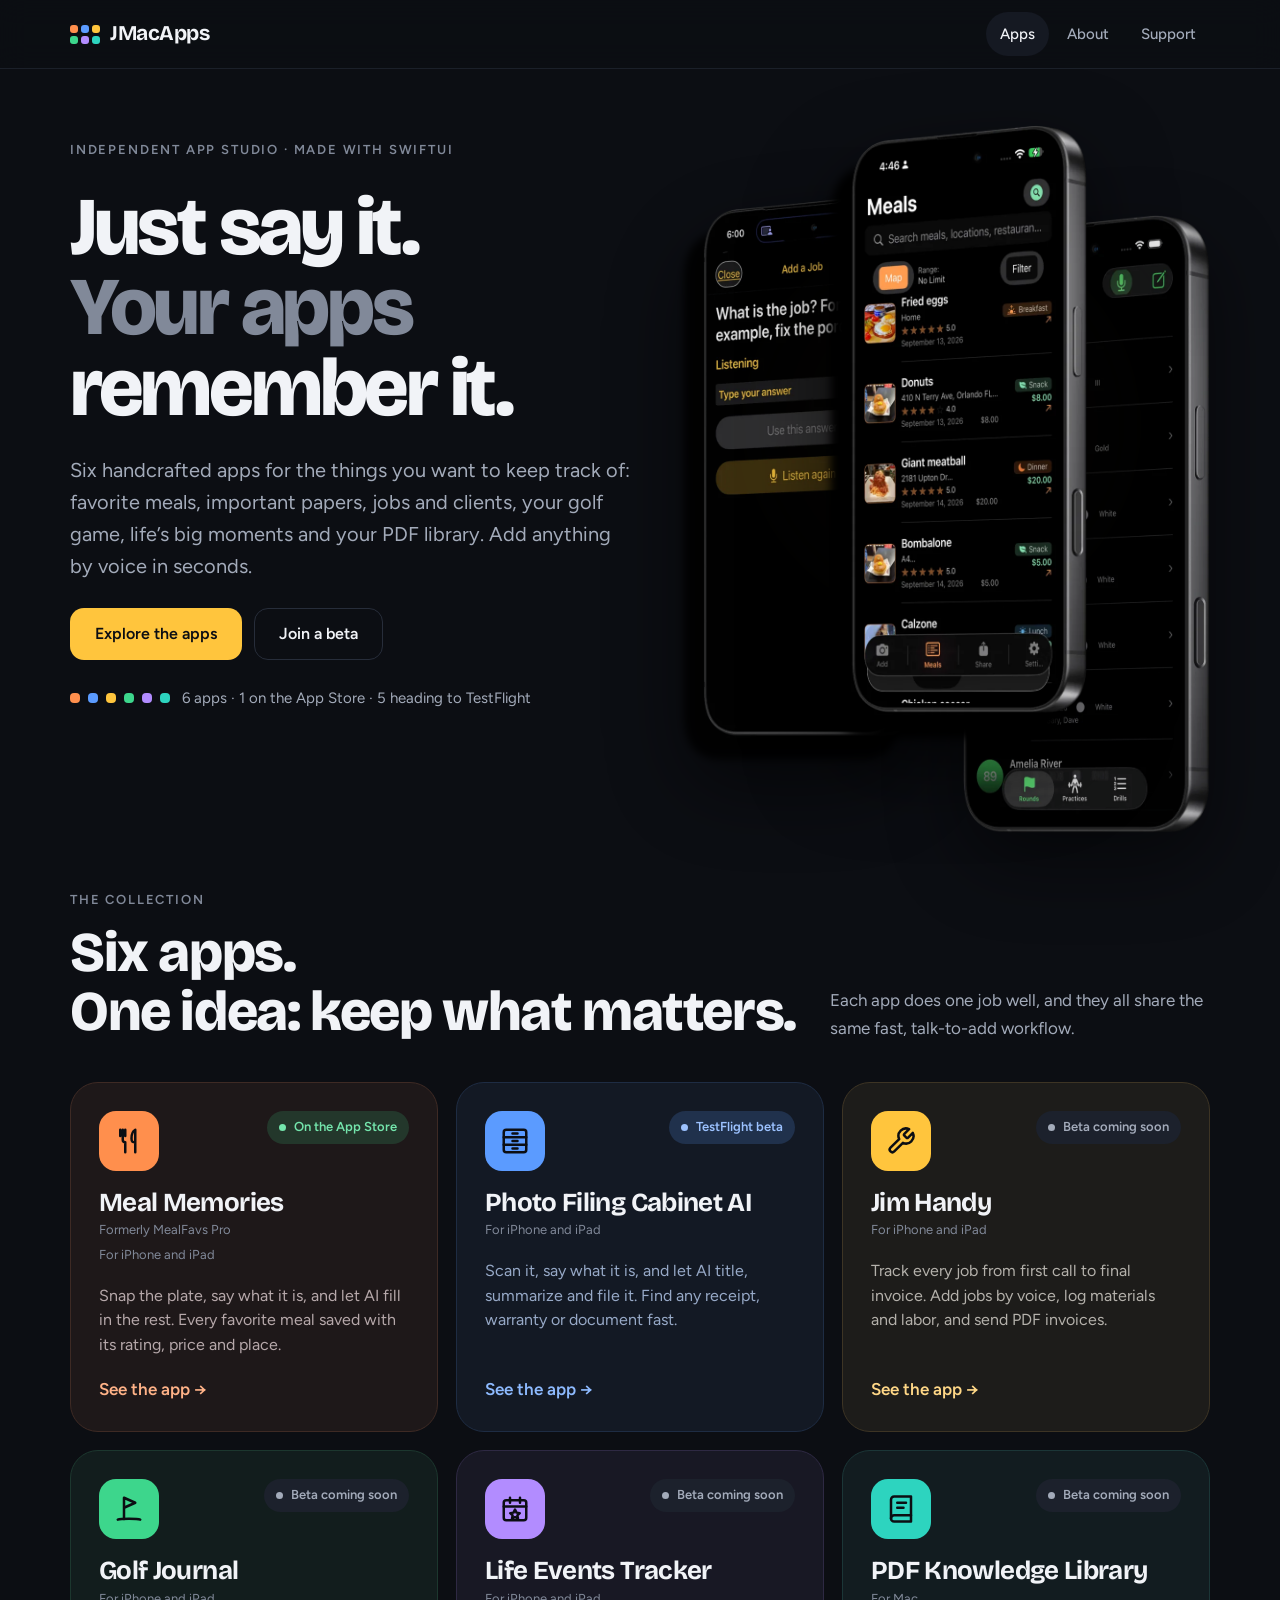
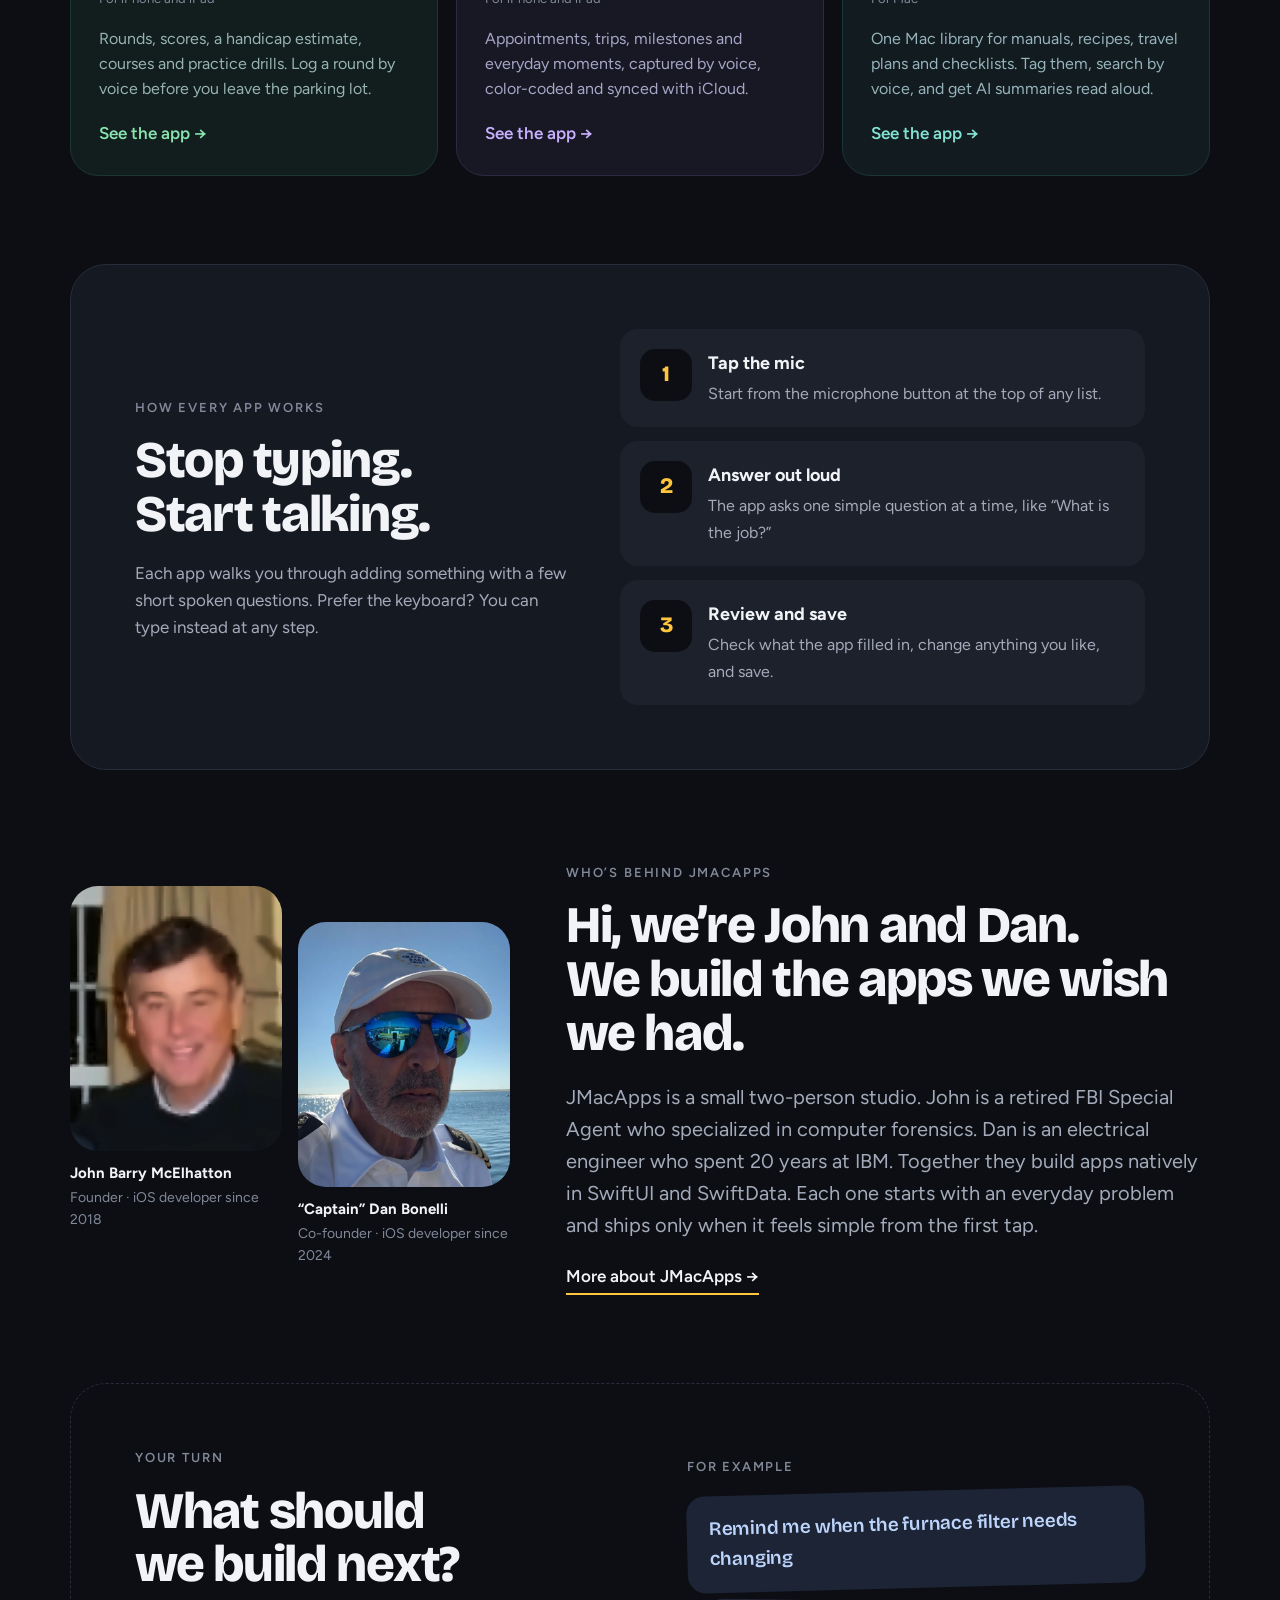
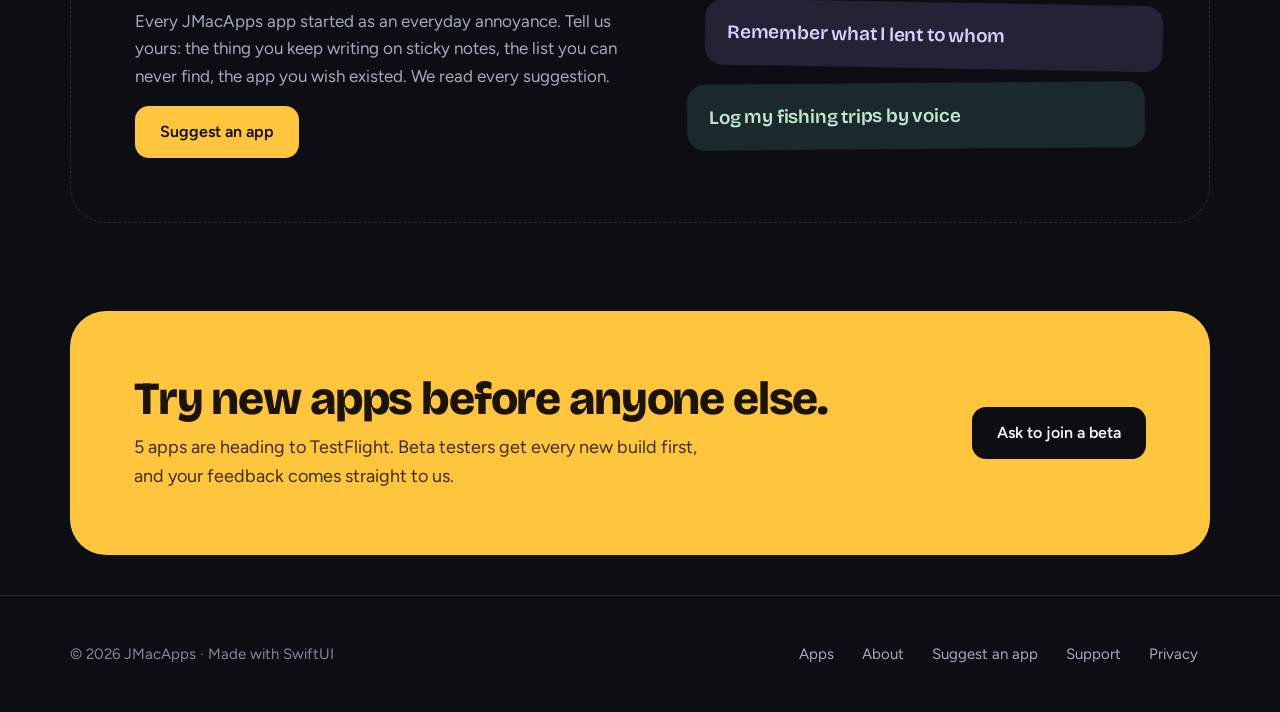
<file: index.html>
<!doctype html>
<html lang="en">
<head>
<meta charset="utf-8">
<meta name="viewport" content="width=device-width, initial-scale=1, viewport-fit=cover">
<title>JMacApps</title>
<meta name="claude:viewport-fit-sides" content="cover">
<meta name="description" content="Handcrafted iPhone, iPad and Mac apps you can talk to: meals, papers, jobs, golf, life events and PDFs.">
<meta property="og:title" content="JMacApps">
<meta property="og:description" content="Handcrafted iPhone, iPad and Mac apps you can talk to: meals, papers, jobs, golf, life events and PDFs.">
<meta property="og:type" content="website">
<meta name="theme-color" content="#0C0E13">
<link rel="preconnect" href="https://fonts.googleapis.com"><link rel="preconnect" href="https://fonts.gstatic.com" crossorigin><link rel="stylesheet" href="https://fonts.googleapis.com/css2?family=Bricolage+Grotesque:opsz,wght@12..96,600;12..96,700;12..96,800&family=Figtree:wght@400;500;600&display=swap">
<link rel="stylesheet" href="css/style.css">
</head>
<body>
<header class="nav"><div class="wrap">
<a class="logo" href="index.html"><span class="logo-mark" aria-hidden="true"><span style="background: var(--c-meals)"></span><span style="background: var(--c-filing)"></span><span style="background: var(--c-handy)"></span><span style="background: var(--c-golf)"></span><span style="background: var(--c-life)"></span><span style="background: var(--c-pdf)"></span></span>JMacApps</a>
<nav class="nav-links" aria-label="Main"><a href="index.html#apps" aria-current="page">Apps</a><a href="about.html">About</a><a href="support.html">Support</a></nav>
</div></header>
<main>
<section class="wrap hero">
<div class="hero-copy">
<span class="eyebrow">Independent app studio · Made with SwiftUI</span>
<h1>Just say it.<br><span class="dim">Your apps</span><br>remember it.</h1>
<p class="lede">Six handcrafted apps for the things you want to keep track of: favorite meals, important papers, jobs and clients, your golf game, life’s big moments and your PDF library. Add anything by voice in seconds.</p>
<div class="btns"><a class="btn btn-solid" href="#apps">Explore the apps</a><a class="btn btn-ghost" href="support.html#beta">Join a beta</a></div>
<div class="dots"><i style="background: var(--c-meals)"></i><i style="background: var(--c-filing)"></i><i style="background: var(--c-handy)"></i><i style="background: var(--c-golf)"></i><i style="background: var(--c-life)"></i><i style="background: var(--c-pdf)"></i><span>&nbsp;6 apps · 1 on the App Store · 5 heading to TestFlight</span></div>
</div>
<div class="hero-art" aria-hidden="true">
<div class="hero-glow"></div>
<img class="a" src="img/jim-handy/voice.webp" alt="" width="560" height="1304">
<img class="b" src="img/meal-memories/meals.webp" alt="" width="560" height="1304">
<img class="c" src="img/golf-journal/rounds.webp" alt="" width="560" height="1402">
</div>
</section>

<section id="apps" class="wrap section">
<div class="head-row">
<div><span class="eyebrow">The collection</span><h2 style="margin-top:12px">Six apps.<br>One idea: keep what matters.</h2></div>
<p>Each app does one job well, and they all share the same fast, talk-to-add workflow.</p>
</div>
<div class="app-grid">
<a class="app-card" href="apps/meal-memories.html" style="--app: var(--c-meals)">
<div class="top"><div class="icon-tile"><svg viewBox="0 0 24 24" fill="none" stroke-width="2" stroke-linecap="round" stroke-linejoin="round" aria-hidden="true"><path d="M7 3v8a2 2 0 0 0 2 2v8M5 3v5M9 3v5"/><path d="M17 21V3c-2 1-3 4-3 7s1 3 3 3"/></svg></div><span class="badge badge-live">On the App Store</span></div>
<div><h3>Meal Memories</h3><div class="was">Formerly MealFavs Pro</div><div class="was">For iPhone and iPad</div></div>
<p>Snap the plate, say what it is, and let AI fill in the rest. Every favorite meal saved with its rating, price and place.</p>
<span class="more">See the app →</span>
</a><a class="app-card" href="apps/photo-filing-cabinet-ai.html" style="--app: var(--c-filing)">
<div class="top"><div class="icon-tile"><svg viewBox="0 0 24 24" fill="none" stroke-width="2" stroke-linecap="round" stroke-linejoin="round" aria-hidden="true"><rect x="3" y="3" width="18" height="18" rx="2"/><path d="M3 9h18M3 15h18M10 6h4M10 12h4M10 18h4"/></svg></div><span class="badge badge-beta">TestFlight beta</span></div>
<div><h3>Photo Filing Cabinet AI</h3><div class="was">For iPhone and iPad</div></div>
<p>Scan it, say what it is, and let AI title, summarize and file it. Find any receipt, warranty or document fast.</p>
<span class="more">See the app →</span>
</a><a class="app-card" href="apps/jim-handy.html" style="--app: var(--c-handy)">
<div class="top"><div class="icon-tile"><svg viewBox="0 0 24 24" fill="none" stroke-width="2" stroke-linecap="round" stroke-linejoin="round" aria-hidden="true"><path d="M14.7 6.3a1 1 0 0 0 0 1.4l1.6 1.6a1 1 0 0 0 1.4 0l3.77-3.77a6 6 0 0 1-7.94 7.94l-6.91 6.91a2.12 2.12 0 0 1-3-3l6.91-6.91a6 6 0 0 1 7.94-7.94l-3.76 3.76z"/></svg></div><span class="badge badge-soon">Beta coming soon</span></div>
<div><h3>Jim Handy</h3><div class="was">For iPhone and iPad</div></div>
<p>Track every job from first call to final invoice. Add jobs by voice, log materials and labor, and send PDF invoices.</p>
<span class="more">See the app →</span>
</a><a class="app-card" href="apps/golf-journal.html" style="--app: var(--c-golf)">
<div class="top"><div class="icon-tile"><svg viewBox="0 0 24 24" fill="none" stroke-width="2" stroke-linecap="round" stroke-linejoin="round" aria-hidden="true"><path d="M8 20V3l9 4-9 4"/><path d="M3 20.5c2.5-1 15.5-1 18 0"/></svg></div><span class="badge badge-soon">Beta coming soon</span></div>
<div><h3>Golf Journal</h3><div class="was">For iPhone and iPad</div></div>
<p>Rounds, scores, a handicap estimate, courses and practice drills. Log a round by voice before you leave the parking lot.</p>
<span class="more">See the app →</span>
</a><a class="app-card" href="apps/life-events-tracker.html" style="--app: var(--c-life)">
<div class="top"><div class="icon-tile"><svg viewBox="0 0 24 24" fill="none" stroke-width="2" stroke-linecap="round" stroke-linejoin="round" aria-hidden="true"><rect x="3" y="5" width="18" height="16" rx="2"/><path d="M3 10h18M8 3v4M16 3v4"/><path d="M12 12.5l1.2 2.4 2.6.4-1.9 1.8.5 2.6-2.4-1.3-2.4 1.3.5-2.6-1.9-1.8 2.6-.4z"/></svg></div><span class="badge badge-soon">Beta coming soon</span></div>
<div><h3>Life Events Tracker</h3><div class="was">For iPhone and iPad</div></div>
<p>Appointments, trips, milestones and everyday moments, captured by voice, color-coded and synced with iCloud.</p>
<span class="more">See the app →</span>
</a><a class="app-card" href="apps/pdf-knowledge-library.html" style="--app: var(--c-pdf)">
<div class="top"><div class="icon-tile"><svg viewBox="0 0 24 24" fill="none" stroke-width="2" stroke-linecap="round" stroke-linejoin="round" aria-hidden="true"><path d="M4 19.5A2.5 2.5 0 0 1 6.5 17H20"/><path d="M6.5 2H20v20H6.5A2.5 2.5 0 0 1 4 19.5v-15A2.5 2.5 0 0 1 6.5 2z"/><path d="M9 7h7M9 11h5"/></svg></div><span class="badge badge-soon">Beta coming soon</span></div>
<div><h3>PDF Knowledge Library</h3><div class="was">For Mac</div></div>
<p>One Mac library for manuals, recipes, travel plans and checklists. Tag them, search by voice, and get AI summaries read aloud.</p>
<span class="more">See the app →</span>
</a>
</div>
</section>

<section class="wrap">
<div class="band">
<div>
<span class="eyebrow">How every app works</span>
<h2>Stop typing.<br>Start talking.</h2>
<p class="muted">Each app walks you through adding something with a few short spoken questions. Prefer the keyboard? You can type instead at any step.</p>
</div>
<ol class="steps">
<li><span class="n">1</span><div><b>Tap the mic</b><span>Start from the microphone button at the top of any list.</span></div></li>
<li><span class="n">2</span><div><b>Answer out loud</b><span>The app asks one simple question at a time, like “What is the job?”</span></div></li>
<li><span class="n">3</span><div><b>Review and save</b><span>Check what the app filled in, change anything you like, and save.</span></div></li>
</ol>
</div>
</section>

<section class="wrap section">
<div class="maker">
<div class="team-photos">
<figure><img class="team-photo" src="img/team/john.webp" alt="John Barry McElhatton" width="600" height="766"><figcaption><b>John Barry McElhatton</b><span>Founder · iOS developer since 2018</span></figcaption></figure>
<figure><img class="team-photo" src="img/team/dan.webp" alt="Dan Bonelli" width="600" height="750"><figcaption><b>“Captain” Dan Bonelli</b><span>Co-founder · iOS developer since 2024</span></figcaption></figure>
</div>
<div>
<span class="eyebrow">Who’s behind JMacApps</span>
<h2>Hi, we’re John and Dan.<br>We build the apps we wish we had.</h2>
<p class="lede">JMacApps is a small two-person studio. John is a retired FBI Special Agent who specialized in computer forensics. Dan is an electrical engineer who spent 20 years at IBM. Together they build apps natively in SwiftUI and SwiftData. Each one starts with an everyday problem and ships only when it feels simple from the first tap.</p>
<a class="link-u" href="about.html">More about JMacApps →</a>
</div>
</div>
</section>

<section class="wrap" style="padding-bottom:88px">
<div class="idea">
<div class="idea-copy">
<span class="eyebrow">Your turn</span>
<h2>What should we build next?</h2>
<p class="muted">Every JMacApps app started as an everyday annoyance. Tell us yours: the thing you keep writing on sticky notes, the list you can never find, the app you wish existed. We read every suggestion.</p>
<a class="btn btn-solid" href="suggest.html">Suggest an app</a>
</div>
<div class="idea-side">
<span class="eyebrow">For example</span>
<ul class="idea-notes">
<li style="--app: var(--c-filing)">Remind me when the furnace filter needs changing</li>
<li style="--app: var(--c-life)">Remember what I lent to whom</li>
<li style="--app: var(--c-golf)">Log my fishing trips by voice</li>
</ul>
</div>
</div>
</section>

<section class="wrap">
<div class="cta">
<div><h2>Try new apps before anyone else.</h2><p>5 apps are heading to TestFlight. Beta testers get every new build first, and your feedback comes straight to us.</p></div>
<a class="btn" href="support.html#beta">Ask to join a beta</a>
</div>
</section>
</main>
<footer class="footer"><div class="wrap">
<span>© 2026 JMacApps · Made with SwiftUI</span>
<nav aria-label="Footer"><a href="index.html#apps">Apps</a><a href="about.html">About</a><a href="suggest.html">Suggest an app</a><a href="support.html">Support</a><a href="privacy.html">Privacy</a></nav>
</div></footer>
</body>
</html>
</file>
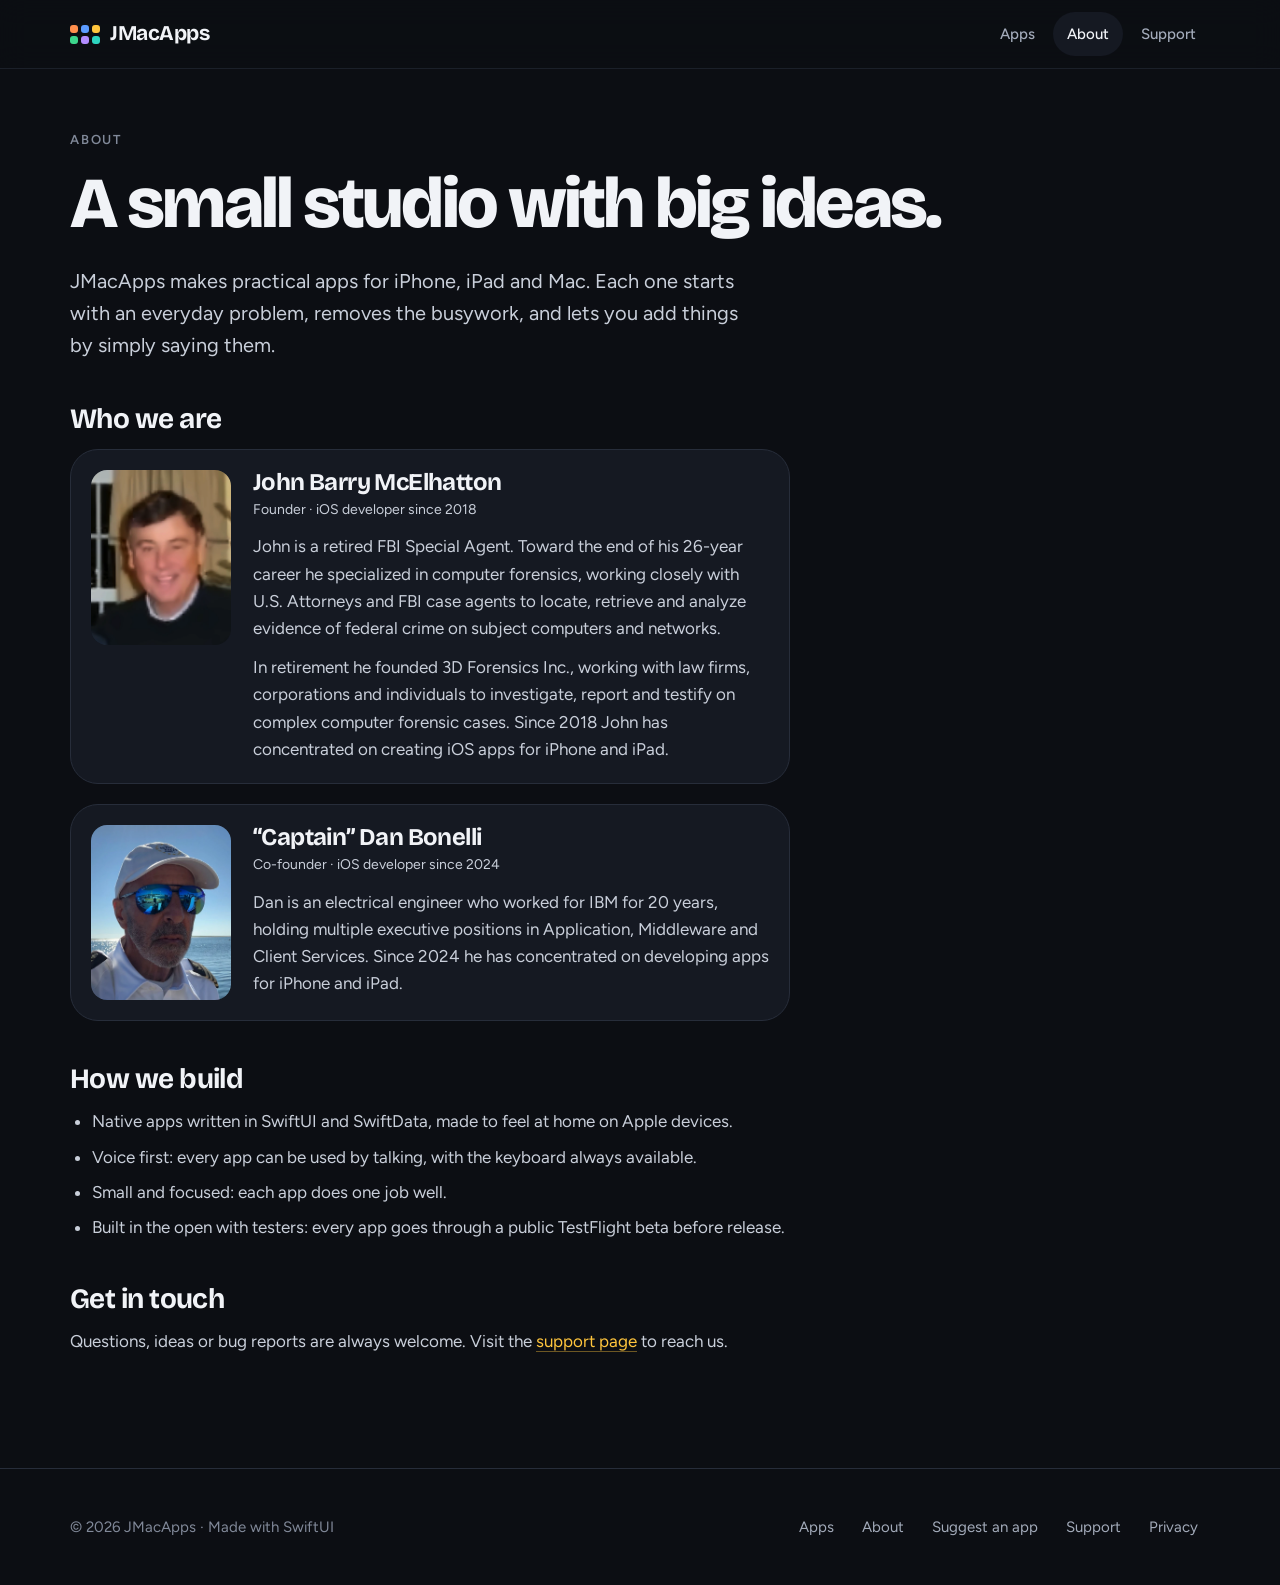
<file: about.html>
<!doctype html>
<html lang="en">
<head>
<meta charset="utf-8">
<meta name="viewport" content="width=device-width, initial-scale=1, viewport-fit=cover">
<title>About · JMacApps</title>
<meta name="claude:viewport-fit-sides" content="cover">
<meta name="description" content="JMacApps is a small studio making voice-first apps for iPhone, iPad and Mac.">
<meta property="og:title" content="About · JMacApps">
<meta property="og:description" content="JMacApps is a small studio making voice-first apps for iPhone, iPad and Mac.">
<meta property="og:type" content="website">
<meta name="theme-color" content="#0C0E13">
<link rel="preconnect" href="https://fonts.googleapis.com"><link rel="preconnect" href="https://fonts.gstatic.com" crossorigin><link rel="stylesheet" href="https://fonts.googleapis.com/css2?family=Bricolage+Grotesque:opsz,wght@12..96,600;12..96,700;12..96,800&family=Figtree:wght@400;500;600&display=swap">
<link rel="stylesheet" href="css/style.css">
</head>
<body>
<header class="nav"><div class="wrap">
<a class="logo" href="index.html"><span class="logo-mark" aria-hidden="true"><span style="background: var(--c-meals)"></span><span style="background: var(--c-filing)"></span><span style="background: var(--c-handy)"></span><span style="background: var(--c-golf)"></span><span style="background: var(--c-life)"></span><span style="background: var(--c-pdf)"></span></span>JMacApps</a>
<nav class="nav-links" aria-label="Main"><a href="index.html#apps">Apps</a><a href="about.html" aria-current="page">About</a><a href="support.html">Support</a></nav>
</div></header>
<main>
<section class="wrap page-head"><span class="eyebrow">About</span><h1>A small studio with big ideas.</h1></section>
<section class="wrap"><div class="prose">
<p class="lede">JMacApps makes practical apps for iPhone, iPad and Mac. Each one starts with an everyday problem, removes the busywork, and lets you add things by simply saying them.</p>
<h2>Who we are</h2>
<div class="people">
<div class="person"><img class="team-photo" src="img/team/john.webp" alt="John Barry McElhatton" width="600" height="766"><div><h3>John Barry McElhatton</h3><p class="role">Founder · iOS developer since 2018</p><p>John is a retired FBI Special Agent. Toward the end of his 26-year career he specialized in computer forensics, working closely with U.S. Attorneys and FBI case agents to locate, retrieve and analyze evidence of federal crime on subject computers and networks.</p><p>In retirement he founded 3D Forensics Inc., working with law firms, corporations and individuals to investigate, report and testify on complex computer forensic cases. Since 2018 John has concentrated on creating iOS apps for iPhone and iPad.</p></div></div>
<div class="person"><img class="team-photo" src="img/team/dan.webp" alt="Dan Bonelli" width="600" height="750"><div><h3>“Captain” Dan Bonelli</h3><p class="role">Co-founder · iOS developer since 2024</p><p>Dan is an electrical engineer who worked for IBM for 20 years, holding multiple executive positions in Application, Middleware and Client Services. Since 2024 he has concentrated on developing apps for iPhone and iPad.</p></div></div>
</div>
<h2>How we build</h2>
<ul>
<li>Native apps written in SwiftUI and SwiftData, made to feel at home on Apple devices.</li>
<li>Voice first: every app can be used by talking, with the keyboard always available.</li>
<li>Small and focused: each app does one job well.</li>
<li>Built in the open with testers: every app goes through a public TestFlight beta before release.</li>
</ul>
<h2>Get in touch</h2>
<p>Questions, ideas or bug reports are always welcome. Visit the <a href="support.html">support page</a> to reach us.</p>
</div></section>
</main>
<footer class="footer"><div class="wrap">
<span>© 2026 JMacApps · Made with SwiftUI</span>
<nav aria-label="Footer"><a href="index.html#apps">Apps</a><a href="about.html">About</a><a href="suggest.html">Suggest an app</a><a href="support.html">Support</a><a href="privacy.html">Privacy</a></nav>
</div></footer>
</body>
</html>
</file>
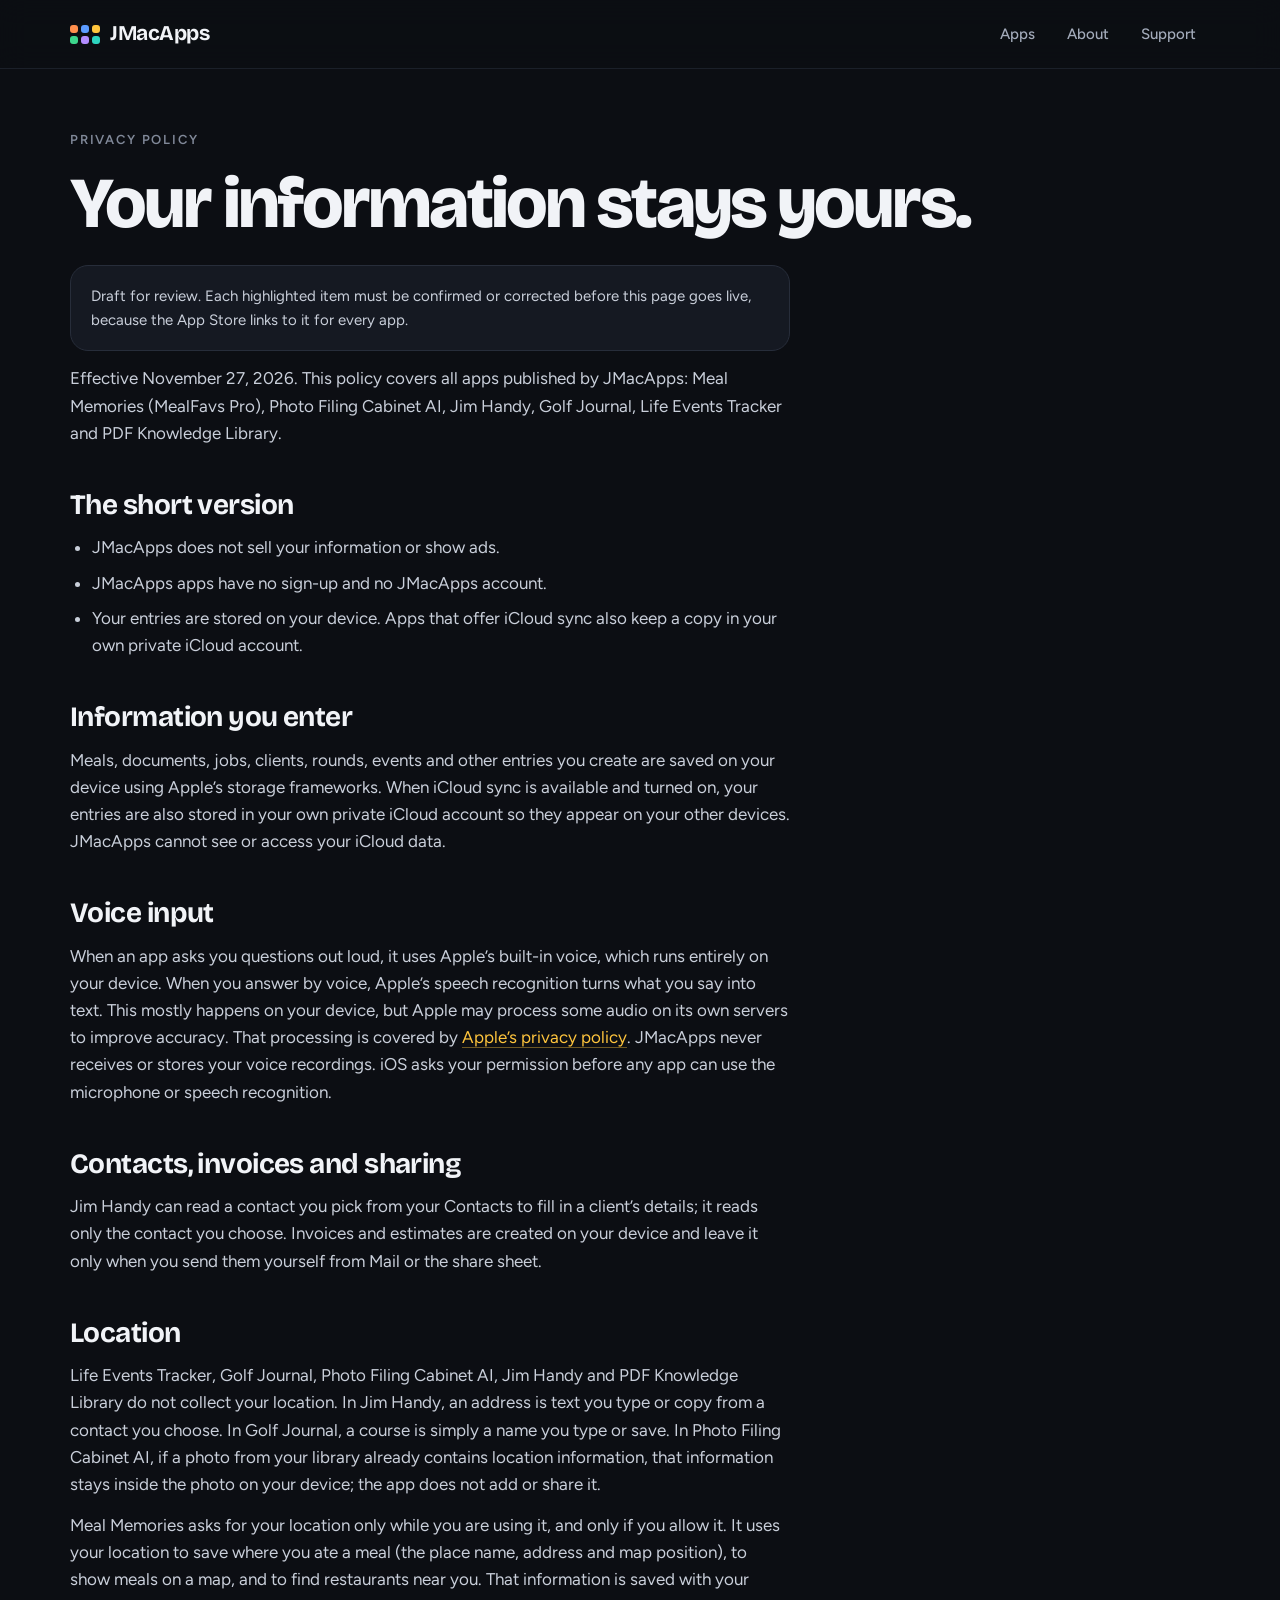
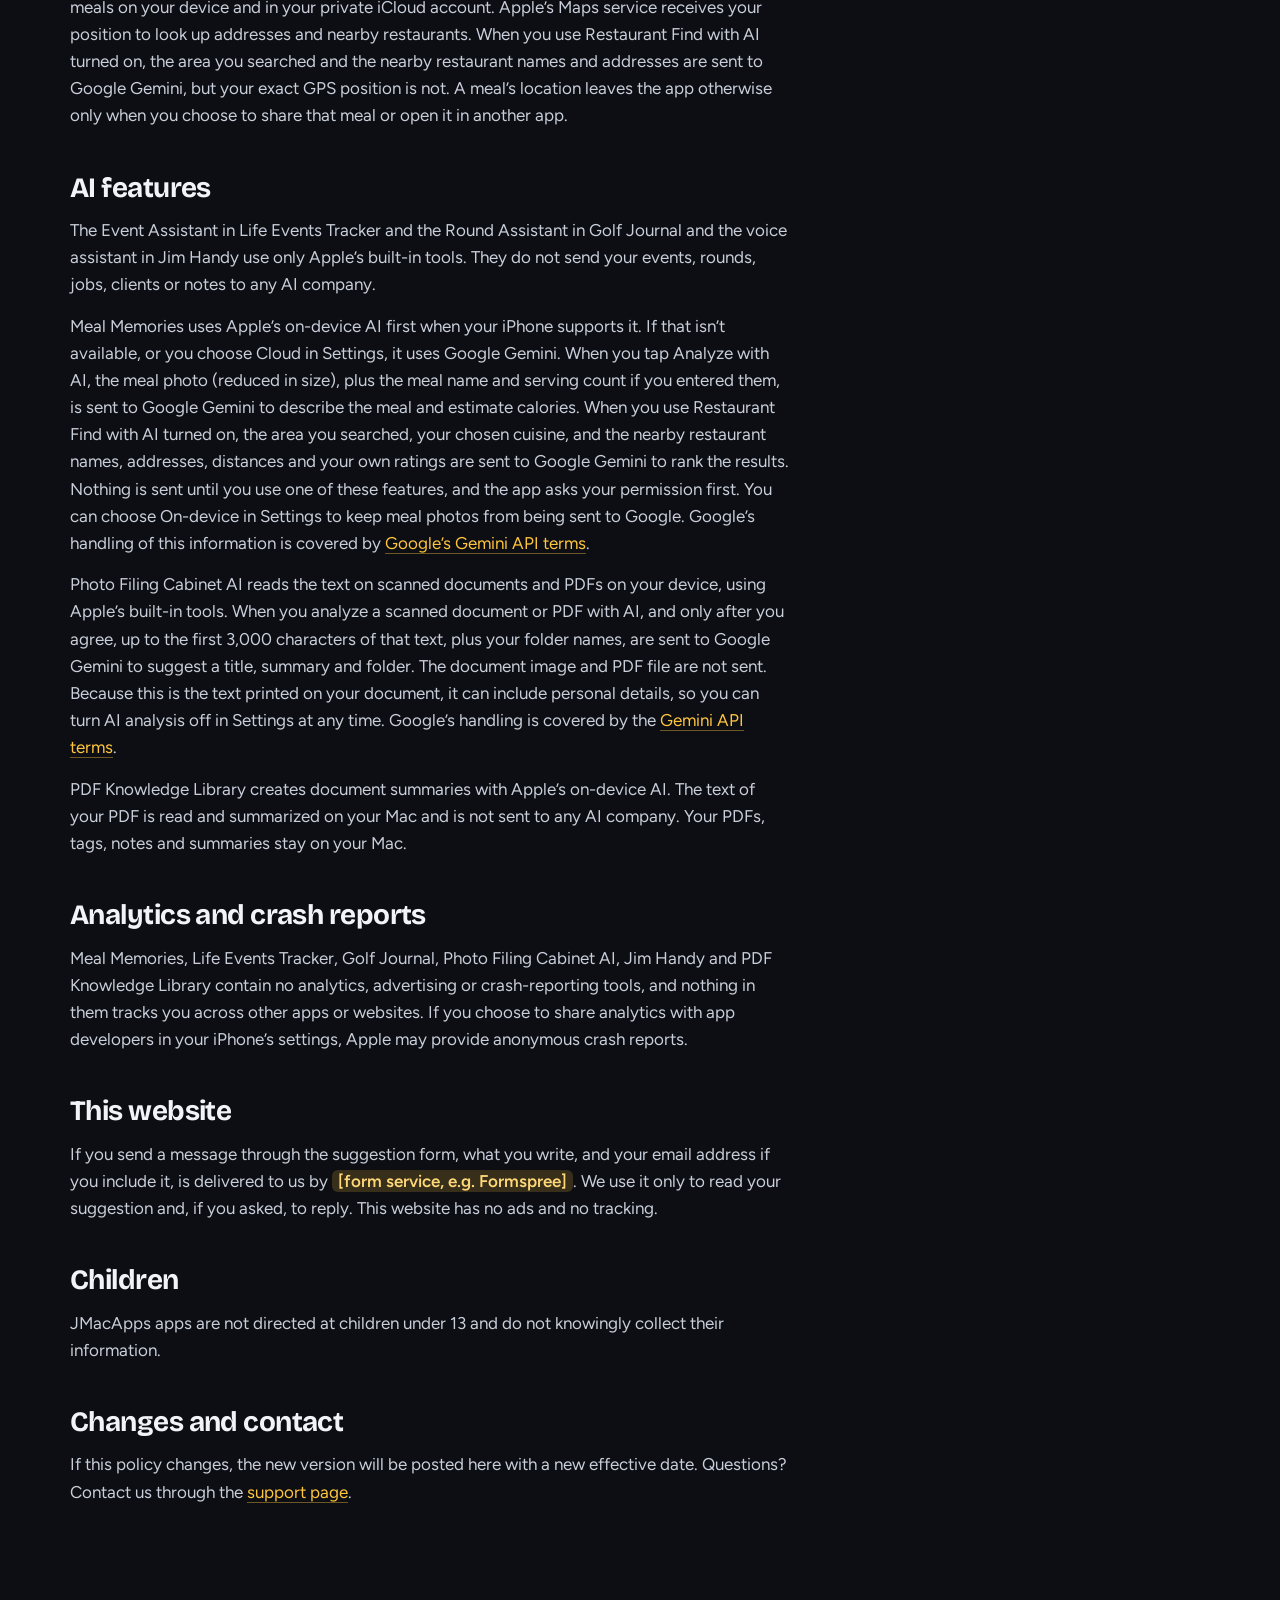
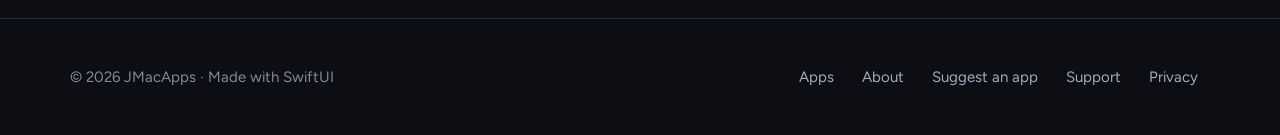
<file: privacy.html>
<!doctype html>
<html lang="en">
<head>
<meta charset="utf-8">
<meta name="viewport" content="width=device-width, initial-scale=1, viewport-fit=cover">
<title>Privacy · JMacApps</title>
<meta name="claude:viewport-fit-sides" content="cover">
<meta name="description" content="How JMacApps apps handle your information.">
<meta property="og:title" content="Privacy · JMacApps">
<meta property="og:description" content="How JMacApps apps handle your information.">
<meta property="og:type" content="website">
<meta name="theme-color" content="#0C0E13">
<link rel="preconnect" href="https://fonts.googleapis.com"><link rel="preconnect" href="https://fonts.gstatic.com" crossorigin><link rel="stylesheet" href="https://fonts.googleapis.com/css2?family=Bricolage+Grotesque:opsz,wght@12..96,600;12..96,700;12..96,800&family=Figtree:wght@400;500;600&display=swap">
<link rel="stylesheet" href="css/style.css">
</head>
<body>
<header class="nav"><div class="wrap">
<a class="logo" href="index.html"><span class="logo-mark" aria-hidden="true"><span style="background: var(--c-meals)"></span><span style="background: var(--c-filing)"></span><span style="background: var(--c-handy)"></span><span style="background: var(--c-golf)"></span><span style="background: var(--c-life)"></span><span style="background: var(--c-pdf)"></span></span>JMacApps</a>
<nav class="nav-links" aria-label="Main"><a href="index.html#apps">Apps</a><a href="about.html">About</a><a href="support.html">Support</a></nav>
</div></header>
<main>
<section class="wrap page-head"><span class="eyebrow">Privacy policy</span><h1>Your information stays yours.</h1></section>
<section class="wrap"><div class="prose">
<p class="note">Draft for review. Each highlighted item must be confirmed or corrected before this page goes live, because the App Store links to it for every app.</p>
<p class="muted">Effective November 27, 2026. This policy covers all apps published by JMacApps: Meal Memories (MealFavs Pro), Photo Filing Cabinet AI, Jim Handy, Golf Journal, Life Events Tracker and PDF Knowledge Library.</p>
<h2>The short version</h2>
<ul>
<li>JMacApps does not sell your information or show ads.</li>
<li>JMacApps apps have no sign-up and no JMacApps account.</li>
<li>Your entries are stored on your device. Apps that offer iCloud sync also keep a copy in your own private iCloud account.</li>
</ul>
<h2>Information you enter</h2>
<p>Meals, documents, jobs, clients, rounds, events and other entries you create are saved on your device using Apple’s storage frameworks. When iCloud sync is available and turned on, your entries are also stored in your own private iCloud account so they appear on your other devices. JMacApps cannot see or access your iCloud data.</p>
<h2>Voice input</h2>
<p>When an app asks you questions out loud, it uses Apple’s built-in voice, which runs entirely on your device. When you answer by voice, Apple’s speech recognition turns what you say into text. This mostly happens on your device, but Apple may process some audio on its own servers to improve accuracy. That processing is covered by <a href="https://www.apple.com/legal/privacy/">Apple’s privacy policy</a>. JMacApps never receives or stores your voice recordings. iOS asks your permission before any app can use the microphone or speech recognition.</p>
<h2>Contacts, invoices and sharing</h2>
<p>Jim Handy can read a contact you pick from your Contacts to fill in a client’s details; it reads only the contact you choose. Invoices and estimates are created on your device and leave it only when you send them yourself from Mail or the share sheet.</p>
<h2>Location</h2>
<p>Life Events Tracker, Golf Journal, Photo Filing Cabinet AI, Jim Handy and PDF Knowledge Library do not collect your location. In Jim Handy, an address is text you type or copy from a contact you choose. In Golf Journal, a course is simply a name you type or save. In Photo Filing Cabinet AI, if a photo from your library already contains location information, that information stays inside the photo on your device; the app does not add or share it.</p>
<p>Meal Memories asks for your location only while you are using it, and only if you allow it. It uses your location to save where you ate a meal (the place name, address and map position), to show meals on a map, and to find restaurants near you. That information is saved with your meals on your device and in your private iCloud account. Apple’s Maps service receives your position to look up addresses and nearby restaurants. When you use Restaurant Find with AI turned on, the area you searched and the nearby restaurant names and addresses are sent to Google Gemini, but your exact GPS position is not. A meal’s location leaves the app otherwise only when you choose to share that meal or open it in another app.</p>
<h2>AI features</h2>
<p>The Event Assistant in Life Events Tracker and the Round Assistant in Golf Journal and the voice assistant in Jim Handy use only Apple’s built-in tools. They do not send your events, rounds, jobs, clients or notes to any AI company.</p>
<p>Meal Memories uses Apple’s on-device AI first when your iPhone supports it. If that isn’t available, or you choose Cloud in Settings, it uses Google Gemini. When you tap Analyze with AI, the meal photo (reduced in size), plus the meal name and serving count if you entered them, is sent to Google Gemini to describe the meal and estimate calories. When you use Restaurant Find with AI turned on, the area you searched, your chosen cuisine, and the nearby restaurant names, addresses, distances and your own ratings are sent to Google Gemini to rank the results. Nothing is sent until you use one of these features, and the app asks your permission first. You can choose On-device in Settings to keep meal photos from being sent to Google. Google’s handling of this information is covered by <a href="https://ai.google.dev/gemini-api/terms">Google’s Gemini API terms</a>.</p>
<p>Photo Filing Cabinet AI reads the text on scanned documents and PDFs on your device, using Apple’s built-in tools. When you analyze a scanned document or PDF with AI, and only after you agree, up to the first 3,000 characters of that text, plus your folder names, are sent to Google Gemini to suggest a title, summary and folder. The document image and PDF file are not sent. Because this is the text printed on your document, it can include personal details, so you can turn AI analysis off in Settings at any time. Google’s handling is covered by the <a href="https://ai.google.dev/gemini-api/terms">Gemini API terms</a>.</p>
<p>PDF Knowledge Library creates document summaries with Apple’s on-device AI. The text of your PDF is read and summarized on your Mac and is not sent to any AI company. Your PDFs, tags, notes and summaries stay on your Mac.</p>
<h2>Analytics and crash reports</h2>
<p>Meal Memories, Life Events Tracker, Golf Journal, Photo Filing Cabinet AI, Jim Handy and PDF Knowledge Library contain no analytics, advertising or crash-reporting tools, and nothing in them tracks you across other apps or websites. If you choose to share analytics with app developers in your iPhone’s settings, Apple may provide anonymous crash reports.</p>
<h2>This website</h2>
<p>If you send a message through the suggestion form, what you write, and your email address if you include it, is delivered to us by <span class="fill">[form service, e.g. Formspree]</span>. We use it only to read your suggestion and, if you asked, to reply. This website has no ads and no tracking.</p>
<h2>Children</h2>
<p>JMacApps apps are not directed at children under 13 and do not knowingly collect their information.</p>
<h2>Changes and contact</h2>
<p>If this policy changes, the new version will be posted here with a new effective date. Questions? Contact us through the <a href="support.html">support page</a>.</p>
</div></section>
</main>
<footer class="footer"><div class="wrap">
<span>© 2026 JMacApps · Made with SwiftUI</span>
<nav aria-label="Footer"><a href="index.html#apps">Apps</a><a href="about.html">About</a><a href="suggest.html">Suggest an app</a><a href="support.html">Support</a><a href="privacy.html">Privacy</a></nav>
</div></footer>
</body>
</html>
</file>
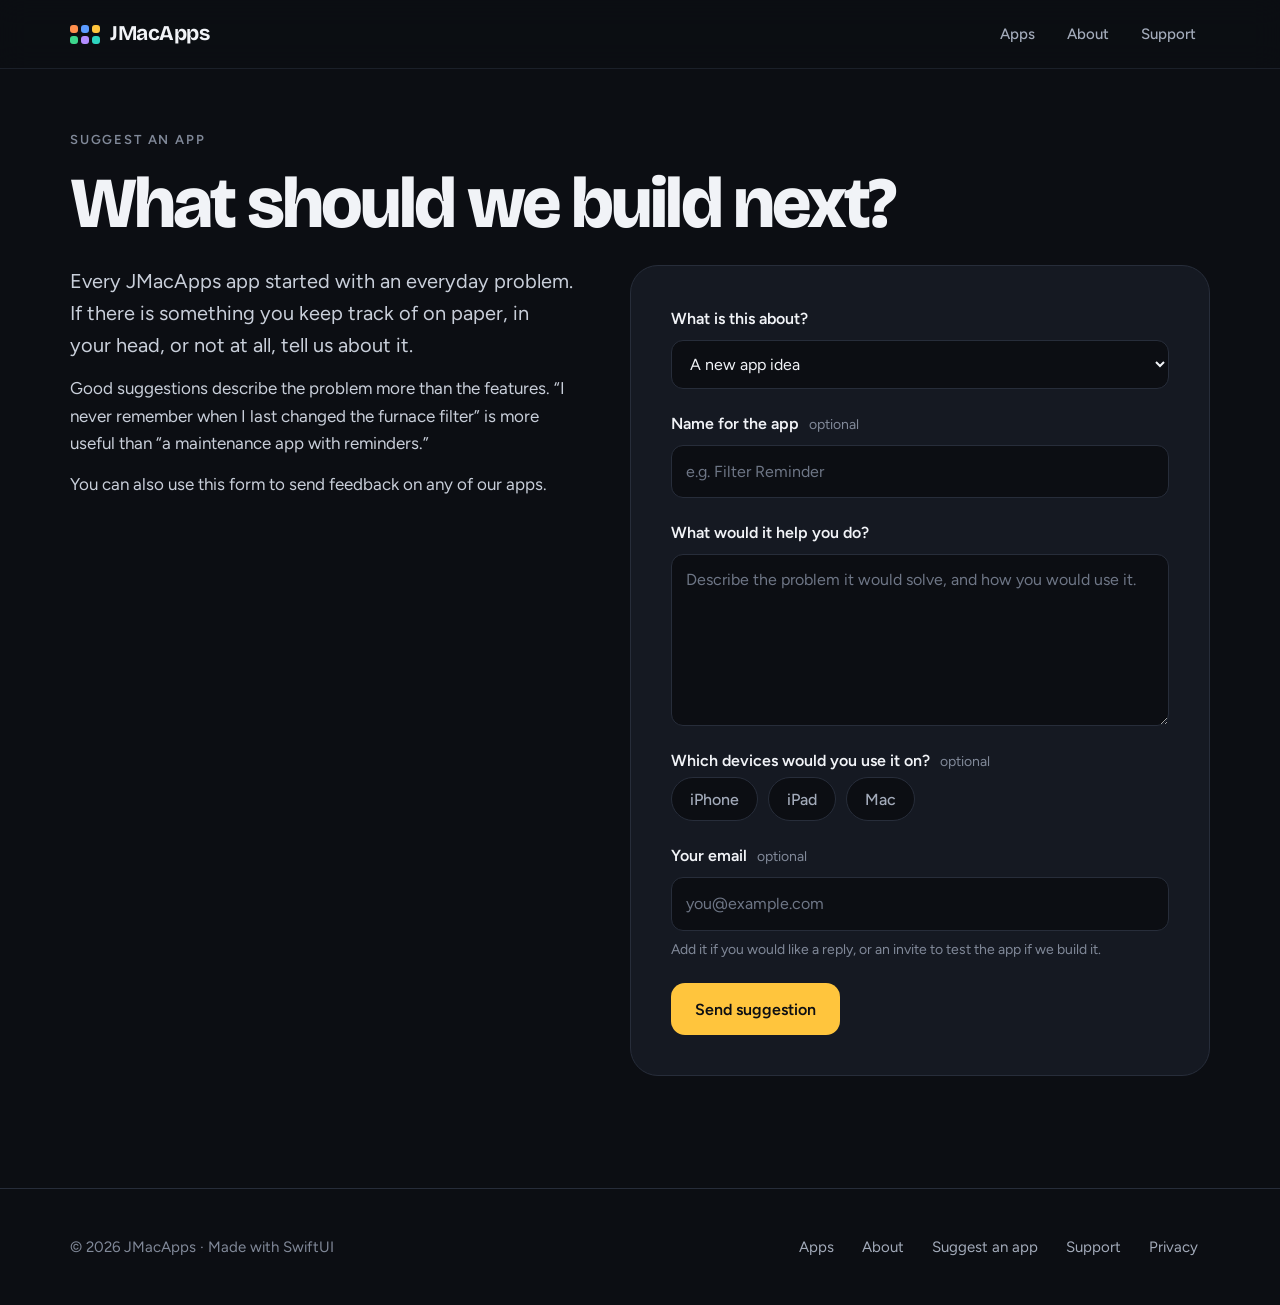
<file: suggest.html>
<!doctype html>
<html lang="en">
<head>
<meta charset="utf-8">
<meta name="viewport" content="width=device-width, initial-scale=1, viewport-fit=cover">
<title>Suggest an App · JMacApps</title>
<meta name="claude:viewport-fit-sides" content="cover">
<meta name="description" content="Tell JMacApps what app to build next, or send feedback on an existing app.">
<meta property="og:title" content="Suggest an App · JMacApps">
<meta property="og:description" content="Tell JMacApps what app to build next, or send feedback on an existing app.">
<meta property="og:type" content="website">
<meta name="theme-color" content="#0C0E13">
<link rel="preconnect" href="https://fonts.googleapis.com"><link rel="preconnect" href="https://fonts.gstatic.com" crossorigin><link rel="stylesheet" href="https://fonts.googleapis.com/css2?family=Bricolage+Grotesque:opsz,wght@12..96,600;12..96,700;12..96,800&family=Figtree:wght@400;500;600&display=swap">
<link rel="stylesheet" href="css/style.css">
</head>
<body>
<header class="nav"><div class="wrap">
<a class="logo" href="index.html"><span class="logo-mark" aria-hidden="true"><span style="background: var(--c-meals)"></span><span style="background: var(--c-filing)"></span><span style="background: var(--c-handy)"></span><span style="background: var(--c-golf)"></span><span style="background: var(--c-life)"></span><span style="background: var(--c-pdf)"></span></span>JMacApps</a>
<nav class="nav-links" aria-label="Main"><a href="index.html#apps">Apps</a><a href="about.html">About</a><a href="support.html">Support</a></nav>
</div></header>
<main>
<section class="wrap page-head"><span class="eyebrow">Suggest an app</span><h1>What should we build next?</h1></section>
<section class="wrap"><div class="suggest">
<div class="prose suggest-intro">
<p class="lede">Every JMacApps app started with an everyday problem. If there is something you keep track of on paper, in your head, or not at all, tell us about it.</p>
<p>Good suggestions describe the problem more than the features. “I never remember when I last changed the furnace filter” is more useful than “a maintenance app with reminders.”</p>
<p>You can also use this form to send feedback on any of our apps.</p>
</div>
<form id="suggest-form" class="form" novalidate>
<div class="field">
<label for="topic">What is this about?</label>
<select id="topic" name="topic">
<option>A new app idea</option>
<option>Feedback on an existing app</option>
<option>Something else</option>
</select>
</div>
<div class="field">
<label for="idea-name">Name for the app <span class="opt">optional</span></label>
<input id="idea-name" name="app_name" type="text" placeholder="e.g. Filter Reminder" autocomplete="off">
</div>
<div class="field">
<label for="idea">What would it help you do?</label>
<textarea id="idea" name="message" rows="6" required placeholder="Describe the problem it would solve, and how you would use it."></textarea>
<span class="err" id="idea-err" hidden>Please describe your idea before sending.</span>
</div>
<fieldset class="field">
<legend>Which devices would you use it on? <span class="opt">optional</span></legend>
<div class="chips">
<label class="chip"><input type="checkbox" name="devices" value="iPhone" id="dev-iphone"><span>iPhone</span></label>
<label class="chip"><input type="checkbox" name="devices" value="iPad" id="dev-ipad"><span>iPad</span></label>
<label class="chip"><input type="checkbox" name="devices" value="Mac" id="dev-mac"><span>Mac</span></label>
</div>
</fieldset>
<div class="field">
<label for="email">Your email <span class="opt">optional</span></label>
<input id="email" name="email" type="email" placeholder="you@example.com" autocomplete="email">
<span class="hint">Add it if you would like a reply, or an invite to test the app if we build it.</span>
</div>
<input type="text" name="_gotcha" tabindex="-1" autocomplete="off" class="hp" aria-hidden="true">
<button class="btn btn-solid" type="submit">Send suggestion</button>
<p class="form-msg" id="form-msg" role="status" hidden></p>
</form>
</div></section>
<script>
(function () {
  var form = document.getElementById("suggest-form");
  var msg = document.getElementById("form-msg");
  var idea = document.getElementById("idea");
  var err = document.getElementById("idea-err");
  function show(text, ok) { msg.textContent = text; msg.className = "form-msg " + (ok ? "ok" : "bad"); msg.hidden = false; }
  form.addEventListener("submit", function (e) {
    e.preventDefault();
    if (!idea.value.trim()) { err.hidden = false; idea.focus(); return; }
    err.hidden = true;
    if (!form.getAttribute("action")) {
      show("This form isn’t connected yet, so nothing was sent. It goes live with the new site.", false);
      return;
    }
    var btn = form.querySelector("button");
    btn.disabled = true; btn.textContent = "Sending…";
    fetch(form.action, { method: "POST", body: new FormData(form), headers: { Accept: "application/json" } })
      .then(function (r) {
        if (!r.ok) throw new Error();
        form.reset();
        show("Thanks! Your suggestion was sent. We read every one.", true);
      })
      .catch(function () { show("Your suggestion didn’t send. Check your connection and try again.", false); })
      .then(function () { btn.disabled = false; btn.textContent = "Send suggestion"; });
  });
})();
</script>
</main>
<footer class="footer"><div class="wrap">
<span>© 2026 JMacApps · Made with SwiftUI</span>
<nav aria-label="Footer"><a href="index.html#apps">Apps</a><a href="about.html">About</a><a href="suggest.html">Suggest an app</a><a href="support.html">Support</a><a href="privacy.html">Privacy</a></nav>
</div></footer>
</body>
</html>
</file>
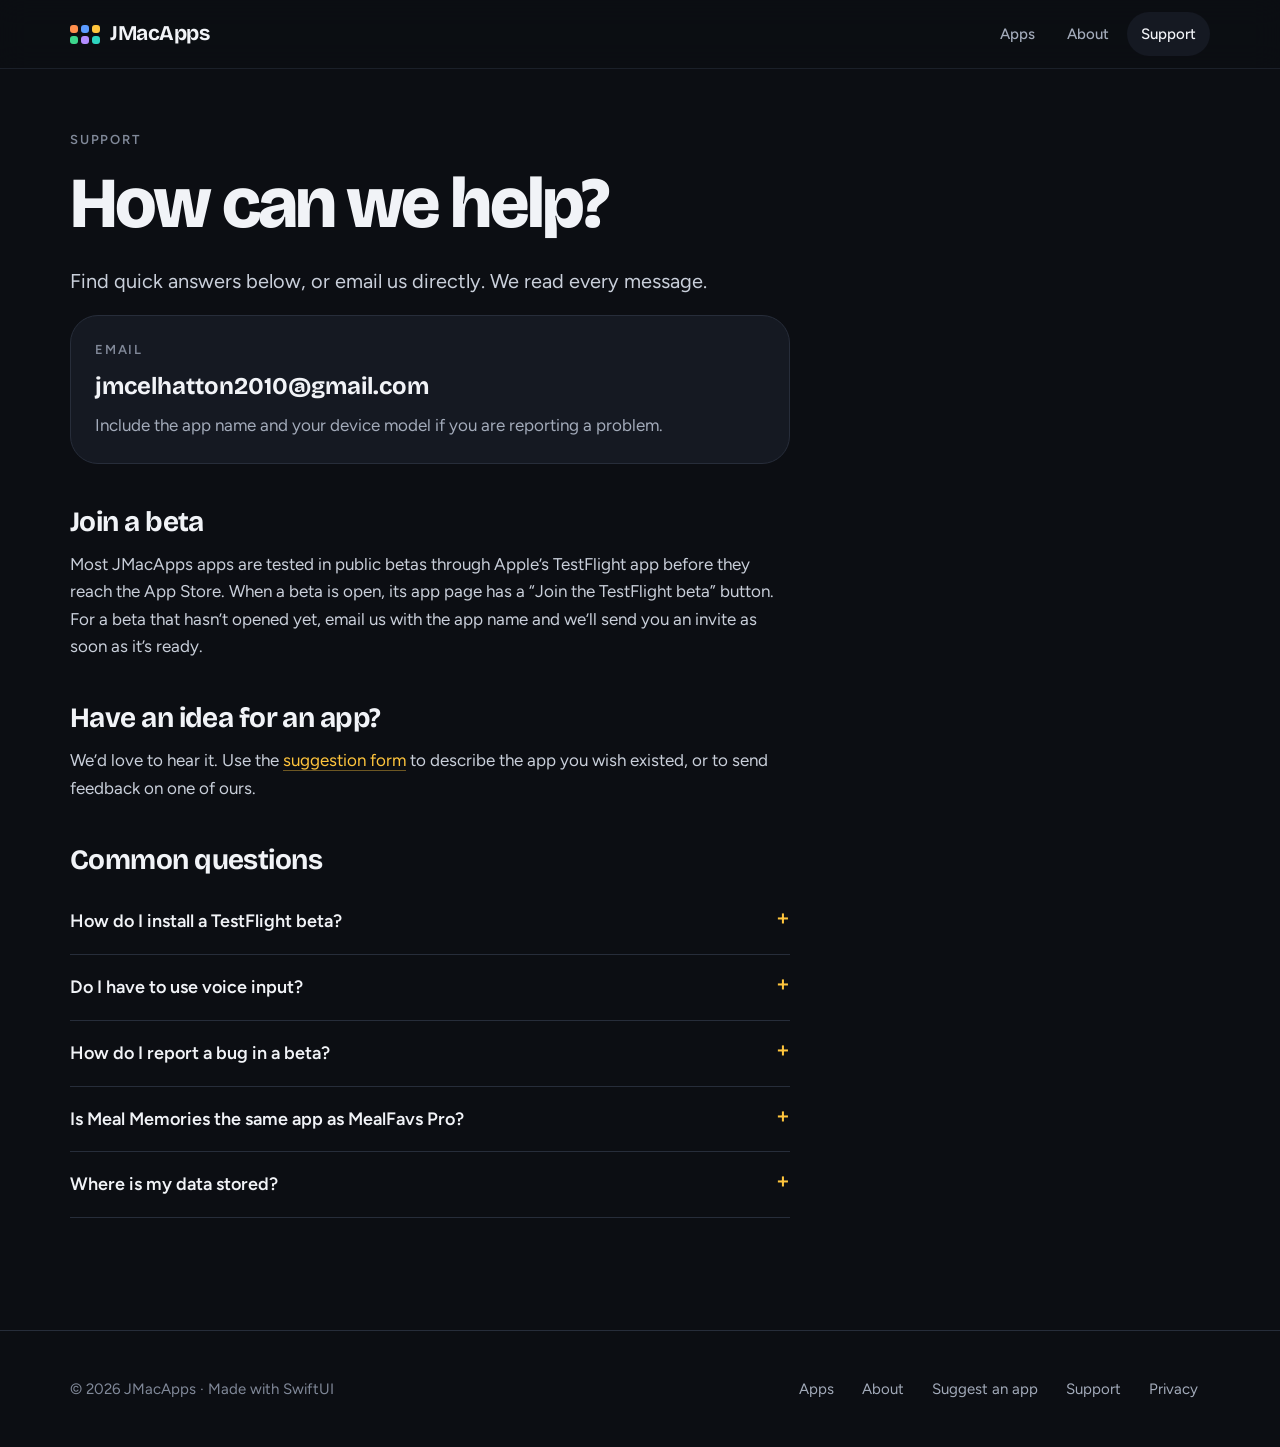
<file: support.html>
<!doctype html>
<html lang="en">
<head>
<meta charset="utf-8">
<meta name="viewport" content="width=device-width, initial-scale=1, viewport-fit=cover">
<title>Support · JMacApps</title>
<meta name="claude:viewport-fit-sides" content="cover">
<meta name="description" content="Get help with JMacApps apps, join a TestFlight beta, or contact the developers.">
<meta property="og:title" content="Support · JMacApps">
<meta property="og:description" content="Get help with JMacApps apps, join a TestFlight beta, or contact the developers.">
<meta property="og:type" content="website">
<meta name="theme-color" content="#0C0E13">
<link rel="preconnect" href="https://fonts.googleapis.com"><link rel="preconnect" href="https://fonts.gstatic.com" crossorigin><link rel="stylesheet" href="https://fonts.googleapis.com/css2?family=Bricolage+Grotesque:opsz,wght@12..96,600;12..96,700;12..96,800&family=Figtree:wght@400;500;600&display=swap">
<link rel="stylesheet" href="css/style.css">
</head>
<body>
<header class="nav"><div class="wrap">
<a class="logo" href="index.html"><span class="logo-mark" aria-hidden="true"><span style="background: var(--c-meals)"></span><span style="background: var(--c-filing)"></span><span style="background: var(--c-handy)"></span><span style="background: var(--c-golf)"></span><span style="background: var(--c-life)"></span><span style="background: var(--c-pdf)"></span></span>JMacApps</a>
<nav class="nav-links" aria-label="Main"><a href="index.html#apps">Apps</a><a href="about.html">About</a><a href="support.html" aria-current="page">Support</a></nav>
</div></header>
<main>
<section class="wrap page-head"><span class="eyebrow">Support</span><h1>How can we help?</h1></section>
<section class="wrap"><div class="prose">
<p class="lede">Find quick answers below, or email us directly. We read every message.</p>
<div id="contact" class="contact-card"><span class="eyebrow">Email</span><span class="addr">jmcelhatton2010@gmail.com</span><span class="muted">Include the app name and your device model if you are reporting a problem.</span></div>

<h2 id="beta">Join a beta</h2>
<p>Most JMacApps apps are tested in public betas through Apple’s TestFlight app before they reach the App Store. When a beta is open, its app page has a “Join the TestFlight beta” button. For a beta that hasn’t opened yet, email us with the app name and we’ll send you an invite as soon as it’s ready.</p>

<h2 id="ideas">Have an idea for an app?</h2>
<p>We’d love to hear it. Use the <a href="suggest.html">suggestion form</a> to describe the app you wish existed, or to send feedback on one of ours.</p>

<h2>Common questions</h2>
<details><summary>How do I install a TestFlight beta?</summary><p>Install TestFlight from the App Store, then tap the beta link on the app’s page here. TestFlight installs the app and keeps it up to date with each new build.</p></details>
<details><summary>Do I have to use voice input?</summary><p>No. Voice is there to save time, but every question can also be answered by typing.</p></details>
<details><summary>How do I report a bug in a beta?</summary><p>Take a screenshot inside the beta app and TestFlight will offer to send it as feedback, or email us with a description of what happened.</p></details>
<details><summary>Is Meal Memories the same app as MealFavs Pro?</summary><p>Yes. Meal Memories is the new name and new version of MealFavs Pro. <span class="fill">[Confirm: your saved meals carry over when you update]</span></p></details>
<details><summary>Where is my data stored?</summary><p>See the <a href="privacy.html">privacy policy</a> for how each app handles your information.</p></details>
</div></section>
</main>
<footer class="footer"><div class="wrap">
<span>© 2026 JMacApps · Made with SwiftUI</span>
<nav aria-label="Footer"><a href="index.html#apps">Apps</a><a href="about.html">About</a><a href="suggest.html">Suggest an app</a><a href="support.html">Support</a><a href="privacy.html">Privacy</a></nav>
</div></footer>
</body>
</html>
</file>
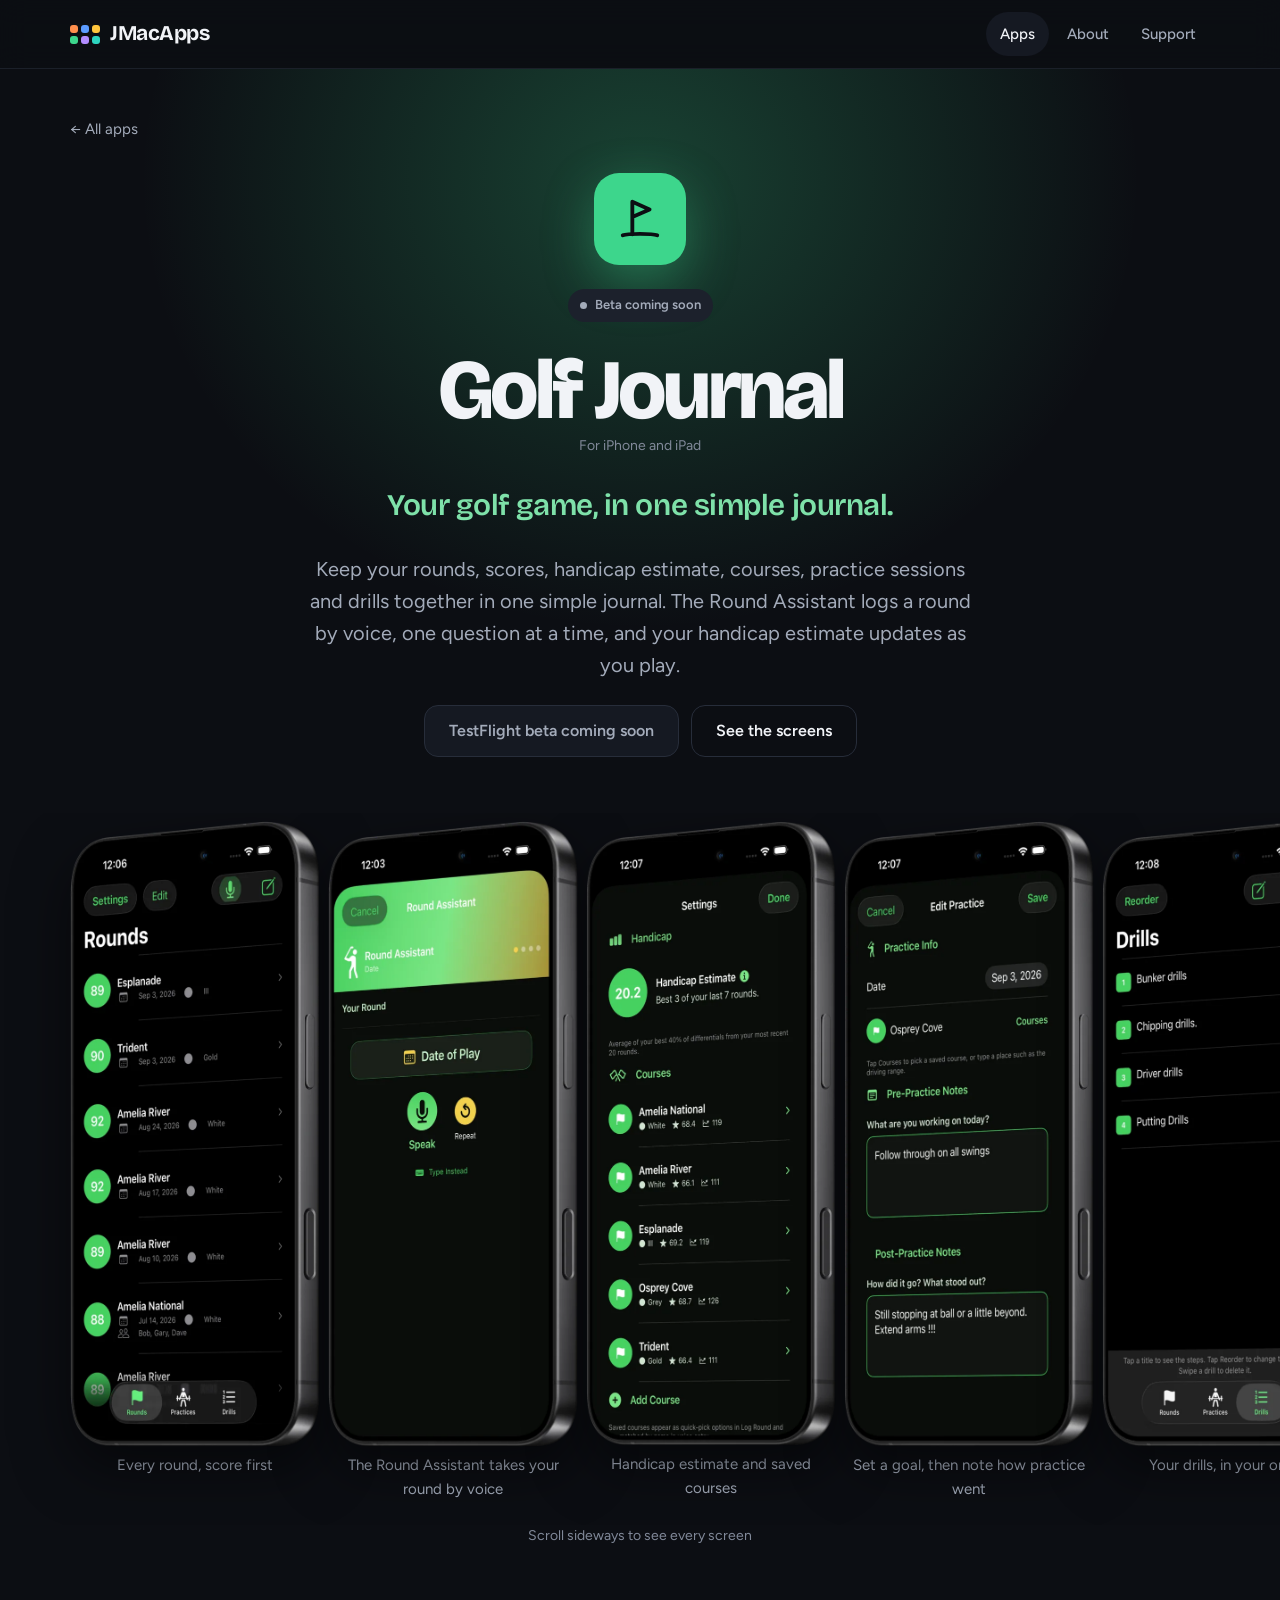
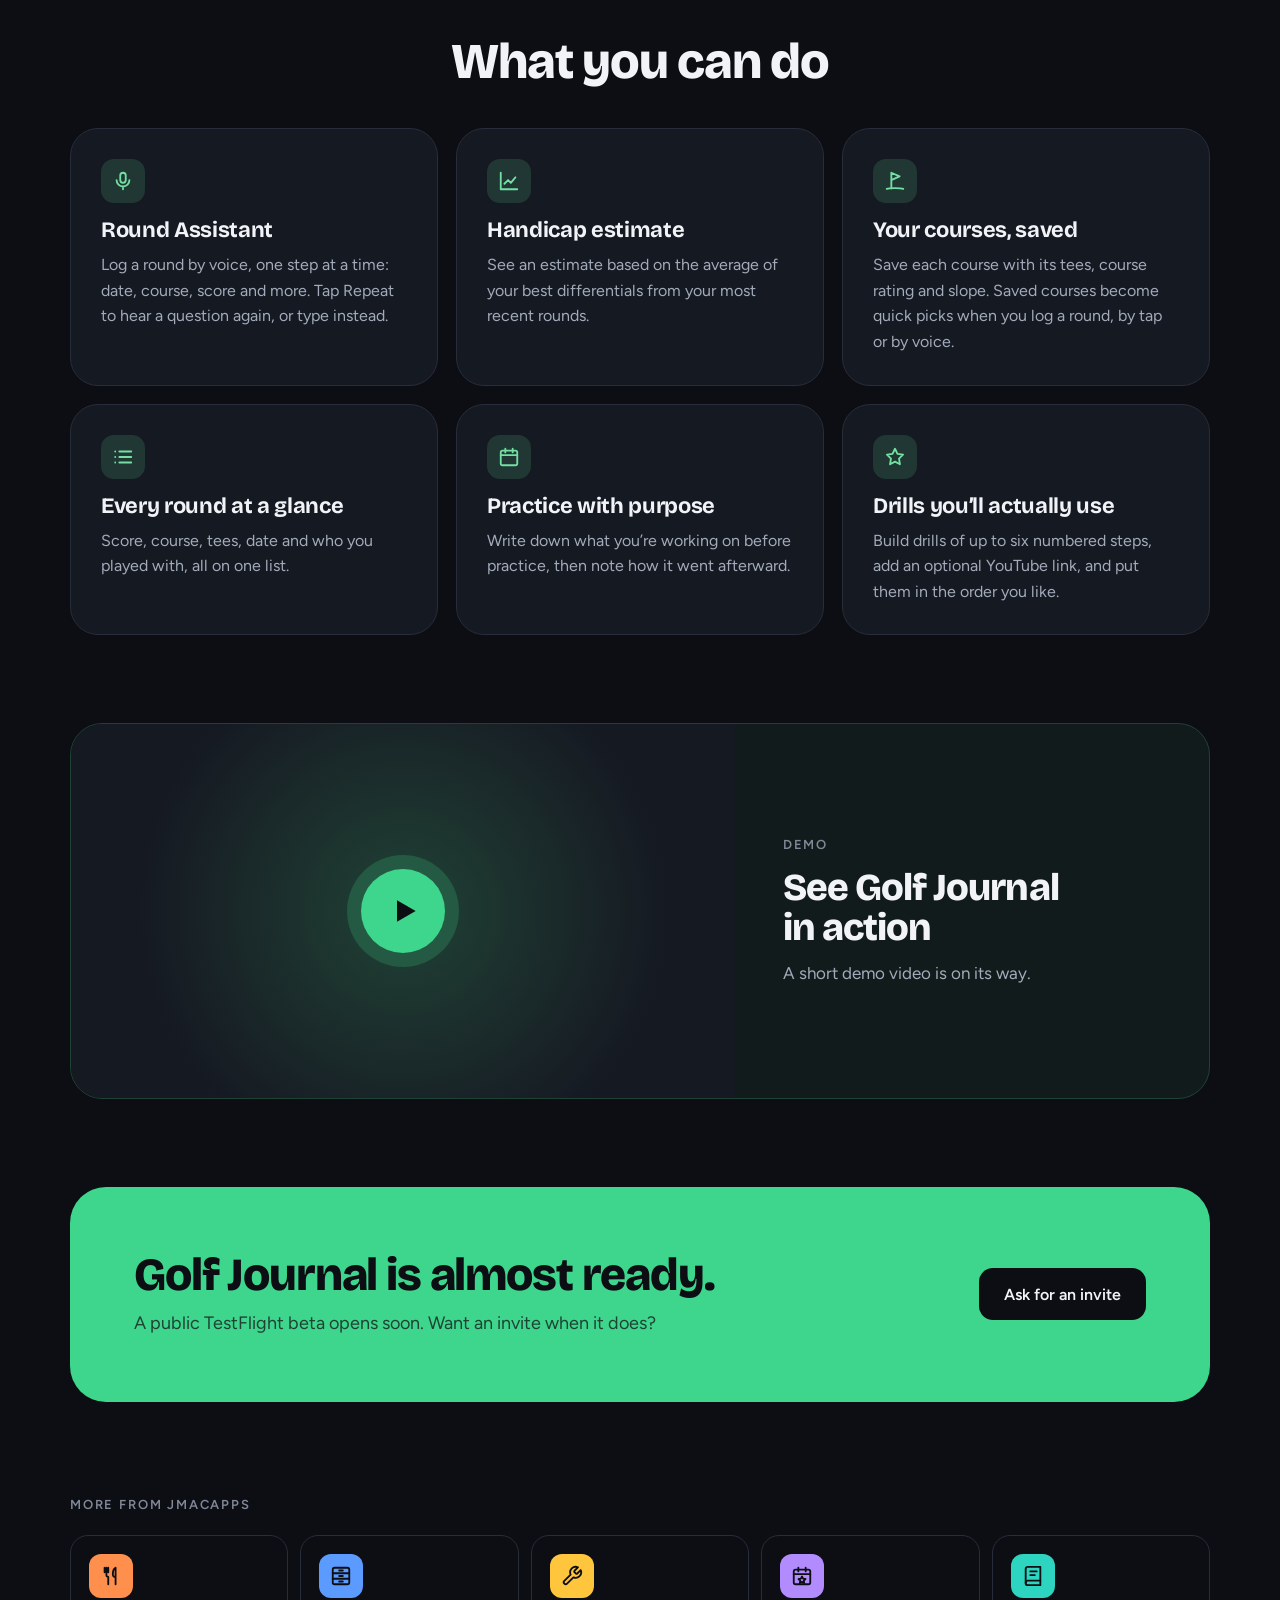
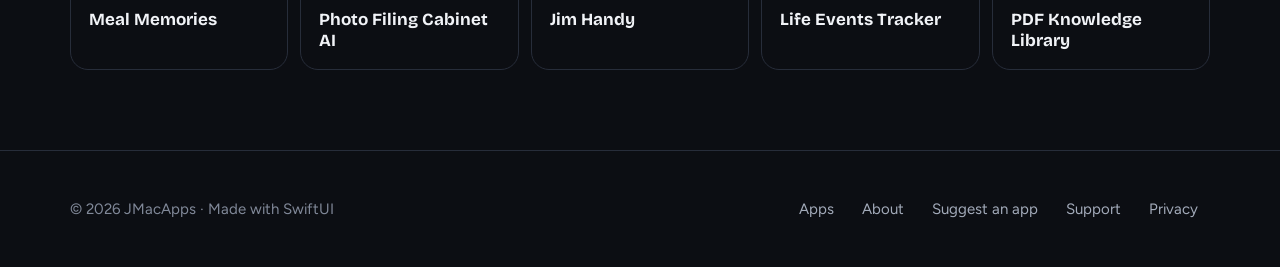
<file: apps/golf-journal.html>
<!doctype html>
<html lang="en">
<head>
<meta charset="utf-8">
<meta name="viewport" content="width=device-width, initial-scale=1, viewport-fit=cover">
<title>Golf Journal · JMacApps</title>
<meta name="claude:viewport-fit-sides" content="cover">
<meta name="description" content="Rounds, scores, a handicap estimate, courses and practice drills. Log a round by voice before you leave the parking lot.">
<meta property="og:title" content="Golf Journal · JMacApps">
<meta property="og:description" content="Rounds, scores, a handicap estimate, courses and practice drills. Log a round by voice before you leave the parking lot.">
<meta property="og:type" content="website">
<meta name="theme-color" content="#0C0E13">
<link rel="preconnect" href="https://fonts.googleapis.com"><link rel="preconnect" href="https://fonts.gstatic.com" crossorigin><link rel="stylesheet" href="https://fonts.googleapis.com/css2?family=Bricolage+Grotesque:opsz,wght@12..96,600;12..96,700;12..96,800&family=Figtree:wght@400;500;600&display=swap">
<link rel="stylesheet" href="../css/style.css">
</head>
<body>
<header class="nav"><div class="wrap">
<a class="logo" href="../index.html"><span class="logo-mark" aria-hidden="true"><span style="background: var(--c-meals)"></span><span style="background: var(--c-filing)"></span><span style="background: var(--c-handy)"></span><span style="background: var(--c-golf)"></span><span style="background: var(--c-life)"></span><span style="background: var(--c-pdf)"></span></span>JMacApps</a>
<nav class="nav-links" aria-label="Main"><a href="../index.html#apps" aria-current="page">Apps</a><a href="../about.html">About</a><a href="../support.html">Support</a></nav>
</div></header>
<main style="--app: var(--c-golf)">
<section class="app-hero"><div class="wrap">
<a class="crumb" href="../index.html#apps">← All apps</a>
<div class="icon-tile lg"><svg viewBox="0 0 24 24" fill="none" stroke-width="2" stroke-linecap="round" stroke-linejoin="round" aria-hidden="true"><path d="M8 20V3l9 4-9 4"/><path d="M3 20.5c2.5-1 15.5-1 18 0"/></svg></div>
<span class="badge badge-soon">Beta coming soon</span>
<div><h1>Golf Journal</h1><p class="meta">For iPhone and iPad</p></div>
<p class="tag">Your golf game, in one simple journal.</p>
<p class="lede">Keep your rounds, scores, handicap estimate, courses, practice sessions and drills together in one simple journal. The Round Assistant logs a round by voice, one question at a time, and your handicap estimate updates as you play.</p>
<div class="btns"><span class="btn btn-off">TestFlight beta coming soon</span><a class="btn btn-ghost" href="#shots">See the screens</a></div>

</div></section>

<section id="shots" aria-label="Screenshots">
<div class="shots"><figure class="shot" style="margin:0"><img src="../img/golf-journal/rounds.webp" alt="Golf Journal: Every round, score first" width="560" height="1402" loading="lazy"><figcaption>Every round, score first</figcaption></figure><figure class="shot" style="margin:0"><img src="../img/golf-journal/voice.webp" alt="Golf Journal: The Round Assistant takes your round by voice" width="560" height="1403" loading="lazy"><figcaption>The Round Assistant takes your round by voice</figcaption></figure><figure class="shot" style="margin:0"><img src="../img/golf-journal/handicap.webp" alt="Golf Journal: Handicap estimate and saved courses" width="560" height="1401" loading="lazy"><figcaption>Handicap estimate and saved courses</figcaption></figure><figure class="shot" style="margin:0"><img src="../img/golf-journal/practice.webp" alt="Golf Journal: Set a goal, then note how practice went" width="560" height="1402" loading="lazy"><figcaption>Set a goal, then note how practice went</figcaption></figure><figure class="shot" style="margin:0"><img src="../img/golf-journal/drills.webp" alt="Golf Journal: Your drills, in your order" width="560" height="1402" loading="lazy"><figcaption>Your drills, in your order</figcaption></figure><figure class="shot" style="margin:0"><img src="../img/golf-journal/drill-steps.webp" alt="Golf Journal: Step-by-step drills with a YouTube link" width="560" height="1402" loading="lazy"><figcaption>Step-by-step drills with a YouTube link</figcaption></figure></div>
<p class="shots-hint">Scroll sideways to see every screen</p>
</section>

<section class="wrap section">
<h2 class="center-h">What you can do</h2>
<div class="features"><div class="feature"><div class="fi"><svg viewBox="0 0 24 24" fill="none" stroke-width="2" stroke-linecap="round" stroke-linejoin="round" aria-hidden="true"><rect x="9" y="3" width="6" height="11" rx="3"/><path d="M5 11a7 7 0 0 0 14 0M12 18v3"/></svg></div><h3>Round Assistant</h3><p>Log a round by voice, one step at a time: date, course, score and more. Tap Repeat to hear a question again, or type instead.</p></div><div class="feature"><div class="fi"><svg viewBox="0 0 24 24" fill="none" stroke-width="2" stroke-linecap="round" stroke-linejoin="round" aria-hidden="true"><path d="M3 3v18h18"/><path d="M7 15l4-4 3 3 5-6"/></svg></div><h3>Handicap estimate</h3><p>See an estimate based on the average of your best differentials from your most recent rounds.</p></div><div class="feature"><div class="fi"><svg viewBox="0 0 24 24" fill="none" stroke-width="2" stroke-linecap="round" stroke-linejoin="round" aria-hidden="true"><path d="M8 20V3l9 4-9 4"/><path d="M3 20.5c2.5-1 15.5-1 18 0"/></svg></div><h3>Your courses, saved</h3><p>Save each course with its tees, course rating and slope. Saved courses become quick picks when you log a round, by tap or by voice.</p></div><div class="feature"><div class="fi"><svg viewBox="0 0 24 24" fill="none" stroke-width="2" stroke-linecap="round" stroke-linejoin="round" aria-hidden="true"><path d="M8 6h13M8 12h13M8 18h13M3.5 6h.01M3.5 12h.01M3.5 18h.01"/></svg></div><h3>Every round at a glance</h3><p>Score, course, tees, date and who you played with, all on one list.</p></div><div class="feature"><div class="fi"><svg viewBox="0 0 24 24" fill="none" stroke-width="2" stroke-linecap="round" stroke-linejoin="round" aria-hidden="true"><rect x="3" y="5" width="18" height="16" rx="2"/><path d="M3 10h18M8 3v4M16 3v4"/></svg></div><h3>Practice with purpose</h3><p>Write down what you’re working on before practice, then note how it went afterward.</p></div><div class="feature"><div class="fi"><svg viewBox="0 0 24 24" fill="none" stroke-width="2" stroke-linecap="round" stroke-linejoin="round" aria-hidden="true"><path d="M12 3l2.7 5.6 6.1.9-4.4 4.3 1 6.1L12 17l-5.4 2.9 1-6.1L3.2 9.5l6.1-.9z"/></svg></div><h3>Drills you’ll actually use</h3><p>Build drills of up to six numbered steps, add an optional YouTube link, and put them in the order you like.</p></div></div>
</section>

<section id="demo" class="wrap"><div class="video"><div class="video-thumb"><span class="play"><svg viewBox="0 0 24 24" aria-hidden="true"><path d="M6 4l14 8-14 8z"/></svg></span></div>
<div class="video-copy"><span class="eyebrow">Demo</span><h2>See Golf Journal in action</h2><p class="muted">A short demo video is on its way.</p></div></div></section>

<section class="wrap section">
<div class="get"><div><h2>Golf Journal is almost ready.</h2><p>A public TestFlight beta opens soon. Want an invite when it does?</p></div><a class="btn" href="../support.html#beta">Ask for an invite</a></div>
</section>

<section class="wrap" style="padding-bottom:40px">
<span class="eyebrow">More from JMacApps</span>
<div class="others" style="margin-top:18px"><a class="other" href="meal-memories.html" style="--app: var(--c-meals)"><div class="icon-tile"><svg viewBox="0 0 24 24" fill="none" stroke-width="2" stroke-linecap="round" stroke-linejoin="round" aria-hidden="true"><path d="M7 3v8a2 2 0 0 0 2 2v8M5 3v5M9 3v5"/><path d="M17 21V3c-2 1-3 4-3 7s1 3 3 3"/></svg></div><b>Meal Memories</b></a><a class="other" href="photo-filing-cabinet-ai.html" style="--app: var(--c-filing)"><div class="icon-tile"><svg viewBox="0 0 24 24" fill="none" stroke-width="2" stroke-linecap="round" stroke-linejoin="round" aria-hidden="true"><rect x="3" y="3" width="18" height="18" rx="2"/><path d="M3 9h18M3 15h18M10 6h4M10 12h4M10 18h4"/></svg></div><b>Photo Filing Cabinet AI</b></a><a class="other" href="jim-handy.html" style="--app: var(--c-handy)"><div class="icon-tile"><svg viewBox="0 0 24 24" fill="none" stroke-width="2" stroke-linecap="round" stroke-linejoin="round" aria-hidden="true"><path d="M14.7 6.3a1 1 0 0 0 0 1.4l1.6 1.6a1 1 0 0 0 1.4 0l3.77-3.77a6 6 0 0 1-7.94 7.94l-6.91 6.91a2.12 2.12 0 0 1-3-3l6.91-6.91a6 6 0 0 1 7.94-7.94l-3.76 3.76z"/></svg></div><b>Jim Handy</b></a><a class="other" href="life-events-tracker.html" style="--app: var(--c-life)"><div class="icon-tile"><svg viewBox="0 0 24 24" fill="none" stroke-width="2" stroke-linecap="round" stroke-linejoin="round" aria-hidden="true"><rect x="3" y="5" width="18" height="16" rx="2"/><path d="M3 10h18M8 3v4M16 3v4"/><path d="M12 12.5l1.2 2.4 2.6.4-1.9 1.8.5 2.6-2.4-1.3-2.4 1.3.5-2.6-1.9-1.8 2.6-.4z"/></svg></div><b>Life Events Tracker</b></a><a class="other" href="pdf-knowledge-library.html" style="--app: var(--c-pdf)"><div class="icon-tile"><svg viewBox="0 0 24 24" fill="none" stroke-width="2" stroke-linecap="round" stroke-linejoin="round" aria-hidden="true"><path d="M4 19.5A2.5 2.5 0 0 1 6.5 17H20"/><path d="M6.5 2H20v20H6.5A2.5 2.5 0 0 1 4 19.5v-15A2.5 2.5 0 0 1 6.5 2z"/><path d="M9 7h7M9 11h5"/></svg></div><b>PDF Knowledge Library</b></a></div>
</section>
</main>
<footer class="footer"><div class="wrap">
<span>© 2026 JMacApps · Made with SwiftUI</span>
<nav aria-label="Footer"><a href="../index.html#apps">Apps</a><a href="../about.html">About</a><a href="../suggest.html">Suggest an app</a><a href="../support.html">Support</a><a href="../privacy.html">Privacy</a></nav>
</div></footer>
</body>
</html>
</file>
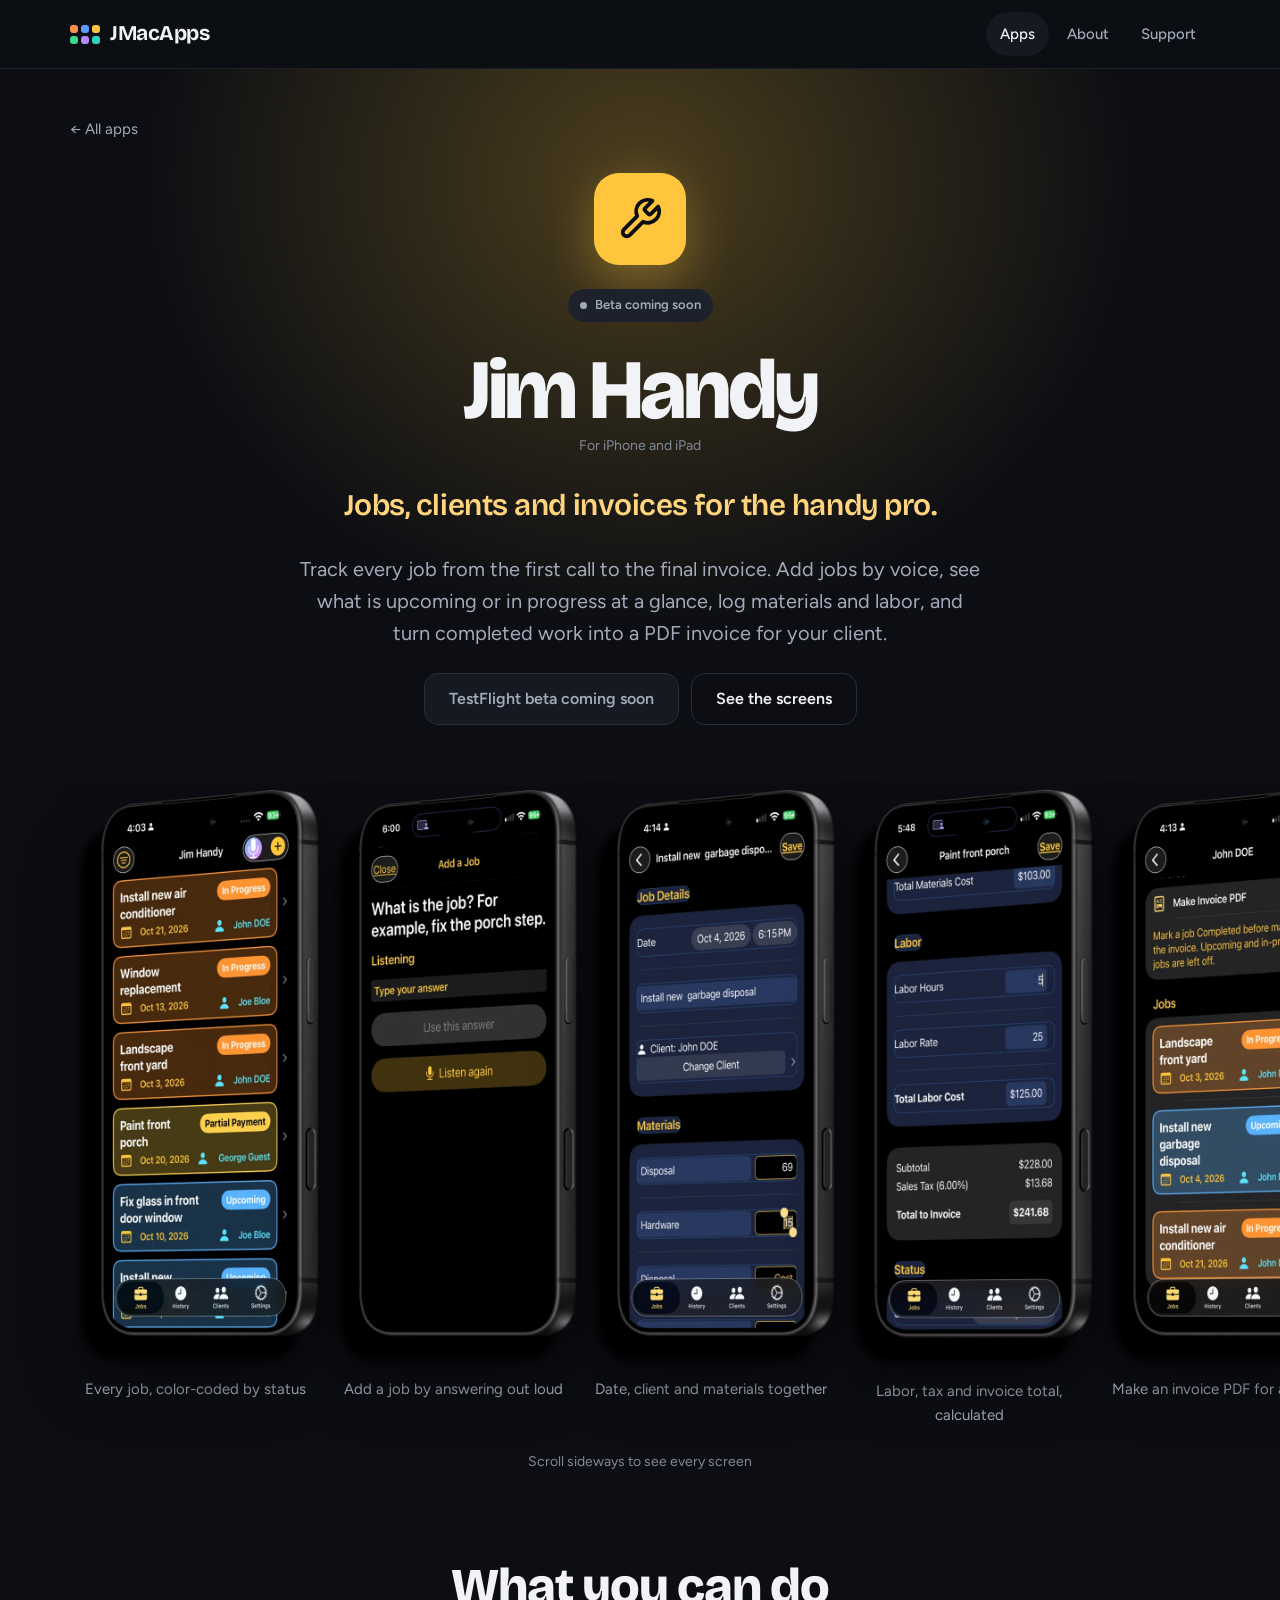
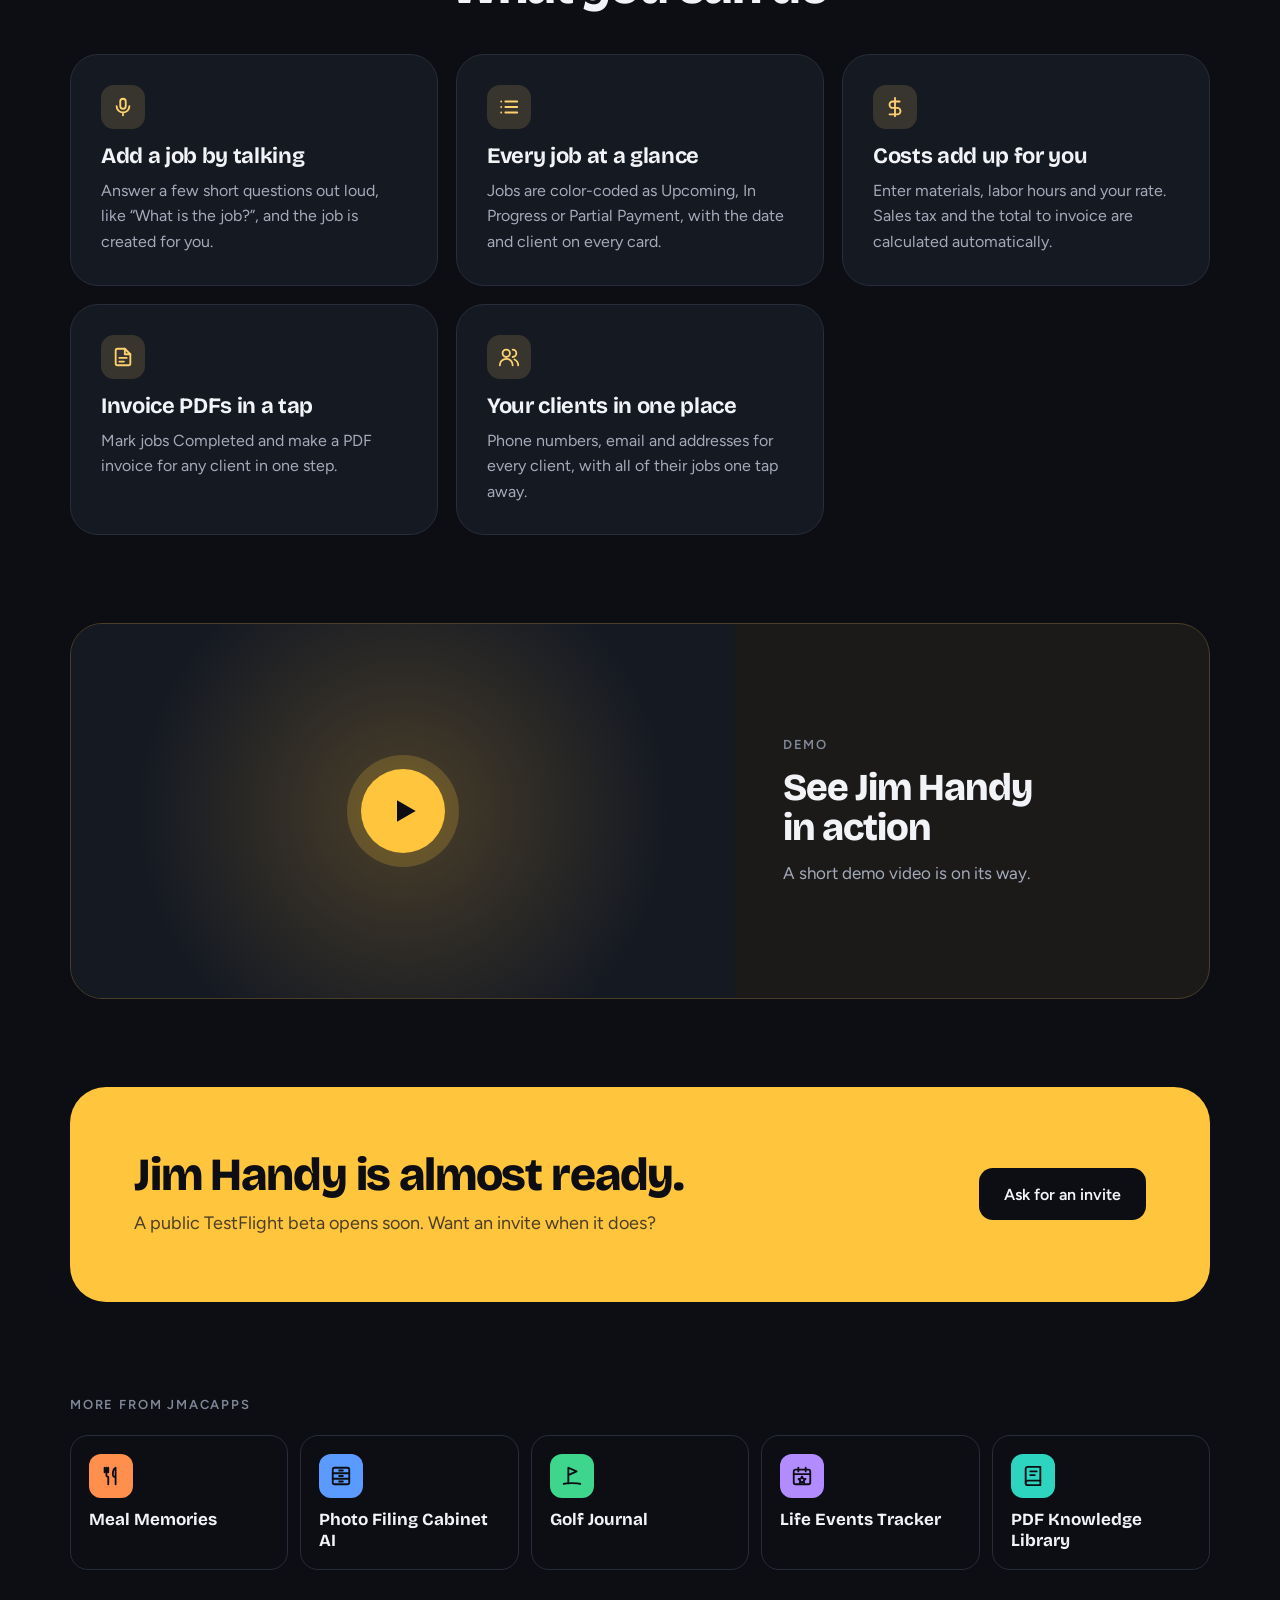
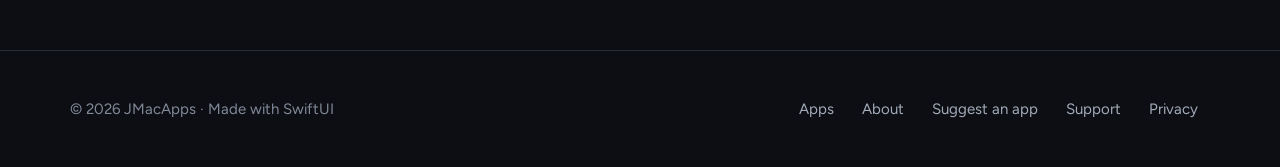
<file: apps/jim-handy.html>
<!doctype html>
<html lang="en">
<head>
<meta charset="utf-8">
<meta name="viewport" content="width=device-width, initial-scale=1, viewport-fit=cover">
<title>Jim Handy · JMacApps</title>
<meta name="claude:viewport-fit-sides" content="cover">
<meta name="description" content="Track every job from first call to final invoice. Add jobs by voice, log materials and labor, and send PDF invoices.">
<meta property="og:title" content="Jim Handy · JMacApps">
<meta property="og:description" content="Track every job from first call to final invoice. Add jobs by voice, log materials and labor, and send PDF invoices.">
<meta property="og:type" content="website">
<meta name="theme-color" content="#0C0E13">
<link rel="preconnect" href="https://fonts.googleapis.com"><link rel="preconnect" href="https://fonts.gstatic.com" crossorigin><link rel="stylesheet" href="https://fonts.googleapis.com/css2?family=Bricolage+Grotesque:opsz,wght@12..96,600;12..96,700;12..96,800&family=Figtree:wght@400;500;600&display=swap">
<link rel="stylesheet" href="../css/style.css">
</head>
<body>
<header class="nav"><div class="wrap">
<a class="logo" href="../index.html"><span class="logo-mark" aria-hidden="true"><span style="background: var(--c-meals)"></span><span style="background: var(--c-filing)"></span><span style="background: var(--c-handy)"></span><span style="background: var(--c-golf)"></span><span style="background: var(--c-life)"></span><span style="background: var(--c-pdf)"></span></span>JMacApps</a>
<nav class="nav-links" aria-label="Main"><a href="../index.html#apps" aria-current="page">Apps</a><a href="../about.html">About</a><a href="../support.html">Support</a></nav>
</div></header>
<main style="--app: var(--c-handy)">
<section class="app-hero"><div class="wrap">
<a class="crumb" href="../index.html#apps">← All apps</a>
<div class="icon-tile lg"><svg viewBox="0 0 24 24" fill="none" stroke-width="2" stroke-linecap="round" stroke-linejoin="round" aria-hidden="true"><path d="M14.7 6.3a1 1 0 0 0 0 1.4l1.6 1.6a1 1 0 0 0 1.4 0l3.77-3.77a6 6 0 0 1-7.94 7.94l-6.91 6.91a2.12 2.12 0 0 1-3-3l6.91-6.91a6 6 0 0 1 7.94-7.94l-3.76 3.76z"/></svg></div>
<span class="badge badge-soon">Beta coming soon</span>
<div><h1>Jim Handy</h1><p class="meta">For iPhone and iPad</p></div>
<p class="tag">Jobs, clients and invoices for the handy pro.</p>
<p class="lede">Track every job from the first call to the final invoice. Add jobs by voice, see what is upcoming or in progress at a glance, log materials and labor, and turn completed work into a PDF invoice for your client.</p>
<div class="btns"><span class="btn btn-off">TestFlight beta coming soon</span><a class="btn btn-ghost" href="#shots">See the screens</a></div>

</div></section>

<section id="shots" aria-label="Screenshots">
<div class="shots"><figure class="shot" style="margin:0"><img src="../img/jim-handy/jobs.webp" alt="Jim Handy: Every job, color-coded by status" width="560" height="1304" loading="lazy"><figcaption>Every job, color-coded by status</figcaption></figure><figure class="shot" style="margin:0"><img src="../img/jim-handy/voice.webp" alt="Jim Handy: Add a job by answering out loud" width="560" height="1304" loading="lazy"><figcaption>Add a job by answering out loud</figcaption></figure><figure class="shot" style="margin:0"><img src="../img/jim-handy/job-details.webp" alt="Jim Handy: Date, client and materials together" width="560" height="1304" loading="lazy"><figcaption>Date, client and materials together</figcaption></figure><figure class="shot" style="margin:0"><img src="../img/jim-handy/labor-invoice.webp" alt="Jim Handy: Labor, tax and invoice total, calculated" width="560" height="1308" loading="lazy"><figcaption>Labor, tax and invoice total, calculated</figcaption></figure><figure class="shot" style="margin:0"><img src="../img/jim-handy/client-jobs.webp" alt="Jim Handy: Make an invoice PDF for any client" width="560" height="1304" loading="lazy"><figcaption>Make an invoice PDF for any client</figcaption></figure><figure class="shot" style="margin:0"><img src="../img/jim-handy/clients.webp" alt="Jim Handy: Your clients, a tap away" width="560" height="1304" loading="lazy"><figcaption>Your clients, a tap away</figcaption></figure></div>
<p class="shots-hint">Scroll sideways to see every screen</p>
</section>

<section class="wrap section">
<h2 class="center-h">What you can do</h2>
<div class="features"><div class="feature"><div class="fi"><svg viewBox="0 0 24 24" fill="none" stroke-width="2" stroke-linecap="round" stroke-linejoin="round" aria-hidden="true"><rect x="9" y="3" width="6" height="11" rx="3"/><path d="M5 11a7 7 0 0 0 14 0M12 18v3"/></svg></div><h3>Add a job by talking</h3><p>Answer a few short questions out loud, like “What is the job?”, and the job is created for you.</p></div><div class="feature"><div class="fi"><svg viewBox="0 0 24 24" fill="none" stroke-width="2" stroke-linecap="round" stroke-linejoin="round" aria-hidden="true"><path d="M8 6h13M8 12h13M8 18h13M3.5 6h.01M3.5 12h.01M3.5 18h.01"/></svg></div><h3>Every job at a glance</h3><p>Jobs are color-coded as Upcoming, In Progress or Partial Payment, with the date and client on every card.</p></div><div class="feature"><div class="fi"><svg viewBox="0 0 24 24" fill="none" stroke-width="2" stroke-linecap="round" stroke-linejoin="round" aria-hidden="true"><path d="M12 2v20M17 6H9.5a3.5 3.5 0 0 0 0 7h5a3.5 3.5 0 0 1 0 7H6"/></svg></div><h3>Costs add up for you</h3><p>Enter materials, labor hours and your rate. Sales tax and the total to invoice are calculated automatically.</p></div><div class="feature"><div class="fi"><svg viewBox="0 0 24 24" fill="none" stroke-width="2" stroke-linecap="round" stroke-linejoin="round" aria-hidden="true"><path d="M14 3H6a2 2 0 0 0-2 2v14a2 2 0 0 0 2 2h12a2 2 0 0 0 2-2V9z"/><path d="M14 3v6h6M8 13h8M8 17h5"/></svg></div><h3>Invoice PDFs in a tap</h3><p>Mark jobs Completed and make a PDF invoice for any client in one step.</p></div><div class="feature"><div class="fi"><svg viewBox="0 0 24 24" fill="none" stroke-width="2" stroke-linecap="round" stroke-linejoin="round" aria-hidden="true"><circle cx="9" cy="8" r="4"/><path d="M2 21a7 7 0 0 1 14 0M16 4a4 4 0 0 1 0 8M22 21a7 7 0 0 0-4-6.3"/></svg></div><h3>Your clients in one place</h3><p>Phone numbers, email and addresses for every client, with all of their jobs one tap away.</p></div></div>
</section>

<section id="demo" class="wrap"><div class="video"><div class="video-thumb"><span class="play"><svg viewBox="0 0 24 24" aria-hidden="true"><path d="M6 4l14 8-14 8z"/></svg></span></div>
<div class="video-copy"><span class="eyebrow">Demo</span><h2>See Jim Handy in action</h2><p class="muted">A short demo video is on its way.</p></div></div></section>

<section class="wrap section">
<div class="get"><div><h2>Jim Handy is almost ready.</h2><p>A public TestFlight beta opens soon. Want an invite when it does?</p></div><a class="btn" href="../support.html#beta">Ask for an invite</a></div>
</section>

<section class="wrap" style="padding-bottom:40px">
<span class="eyebrow">More from JMacApps</span>
<div class="others" style="margin-top:18px"><a class="other" href="meal-memories.html" style="--app: var(--c-meals)"><div class="icon-tile"><svg viewBox="0 0 24 24" fill="none" stroke-width="2" stroke-linecap="round" stroke-linejoin="round" aria-hidden="true"><path d="M7 3v8a2 2 0 0 0 2 2v8M5 3v5M9 3v5"/><path d="M17 21V3c-2 1-3 4-3 7s1 3 3 3"/></svg></div><b>Meal Memories</b></a><a class="other" href="photo-filing-cabinet-ai.html" style="--app: var(--c-filing)"><div class="icon-tile"><svg viewBox="0 0 24 24" fill="none" stroke-width="2" stroke-linecap="round" stroke-linejoin="round" aria-hidden="true"><rect x="3" y="3" width="18" height="18" rx="2"/><path d="M3 9h18M3 15h18M10 6h4M10 12h4M10 18h4"/></svg></div><b>Photo Filing Cabinet AI</b></a><a class="other" href="golf-journal.html" style="--app: var(--c-golf)"><div class="icon-tile"><svg viewBox="0 0 24 24" fill="none" stroke-width="2" stroke-linecap="round" stroke-linejoin="round" aria-hidden="true"><path d="M8 20V3l9 4-9 4"/><path d="M3 20.5c2.5-1 15.5-1 18 0"/></svg></div><b>Golf Journal</b></a><a class="other" href="life-events-tracker.html" style="--app: var(--c-life)"><div class="icon-tile"><svg viewBox="0 0 24 24" fill="none" stroke-width="2" stroke-linecap="round" stroke-linejoin="round" aria-hidden="true"><rect x="3" y="5" width="18" height="16" rx="2"/><path d="M3 10h18M8 3v4M16 3v4"/><path d="M12 12.5l1.2 2.4 2.6.4-1.9 1.8.5 2.6-2.4-1.3-2.4 1.3.5-2.6-1.9-1.8 2.6-.4z"/></svg></div><b>Life Events Tracker</b></a><a class="other" href="pdf-knowledge-library.html" style="--app: var(--c-pdf)"><div class="icon-tile"><svg viewBox="0 0 24 24" fill="none" stroke-width="2" stroke-linecap="round" stroke-linejoin="round" aria-hidden="true"><path d="M4 19.5A2.5 2.5 0 0 1 6.5 17H20"/><path d="M6.5 2H20v20H6.5A2.5 2.5 0 0 1 4 19.5v-15A2.5 2.5 0 0 1 6.5 2z"/><path d="M9 7h7M9 11h5"/></svg></div><b>PDF Knowledge Library</b></a></div>
</section>
</main>
<footer class="footer"><div class="wrap">
<span>© 2026 JMacApps · Made with SwiftUI</span>
<nav aria-label="Footer"><a href="../index.html#apps">Apps</a><a href="../about.html">About</a><a href="../suggest.html">Suggest an app</a><a href="../support.html">Support</a><a href="../privacy.html">Privacy</a></nav>
</div></footer>
</body>
</html>
</file>
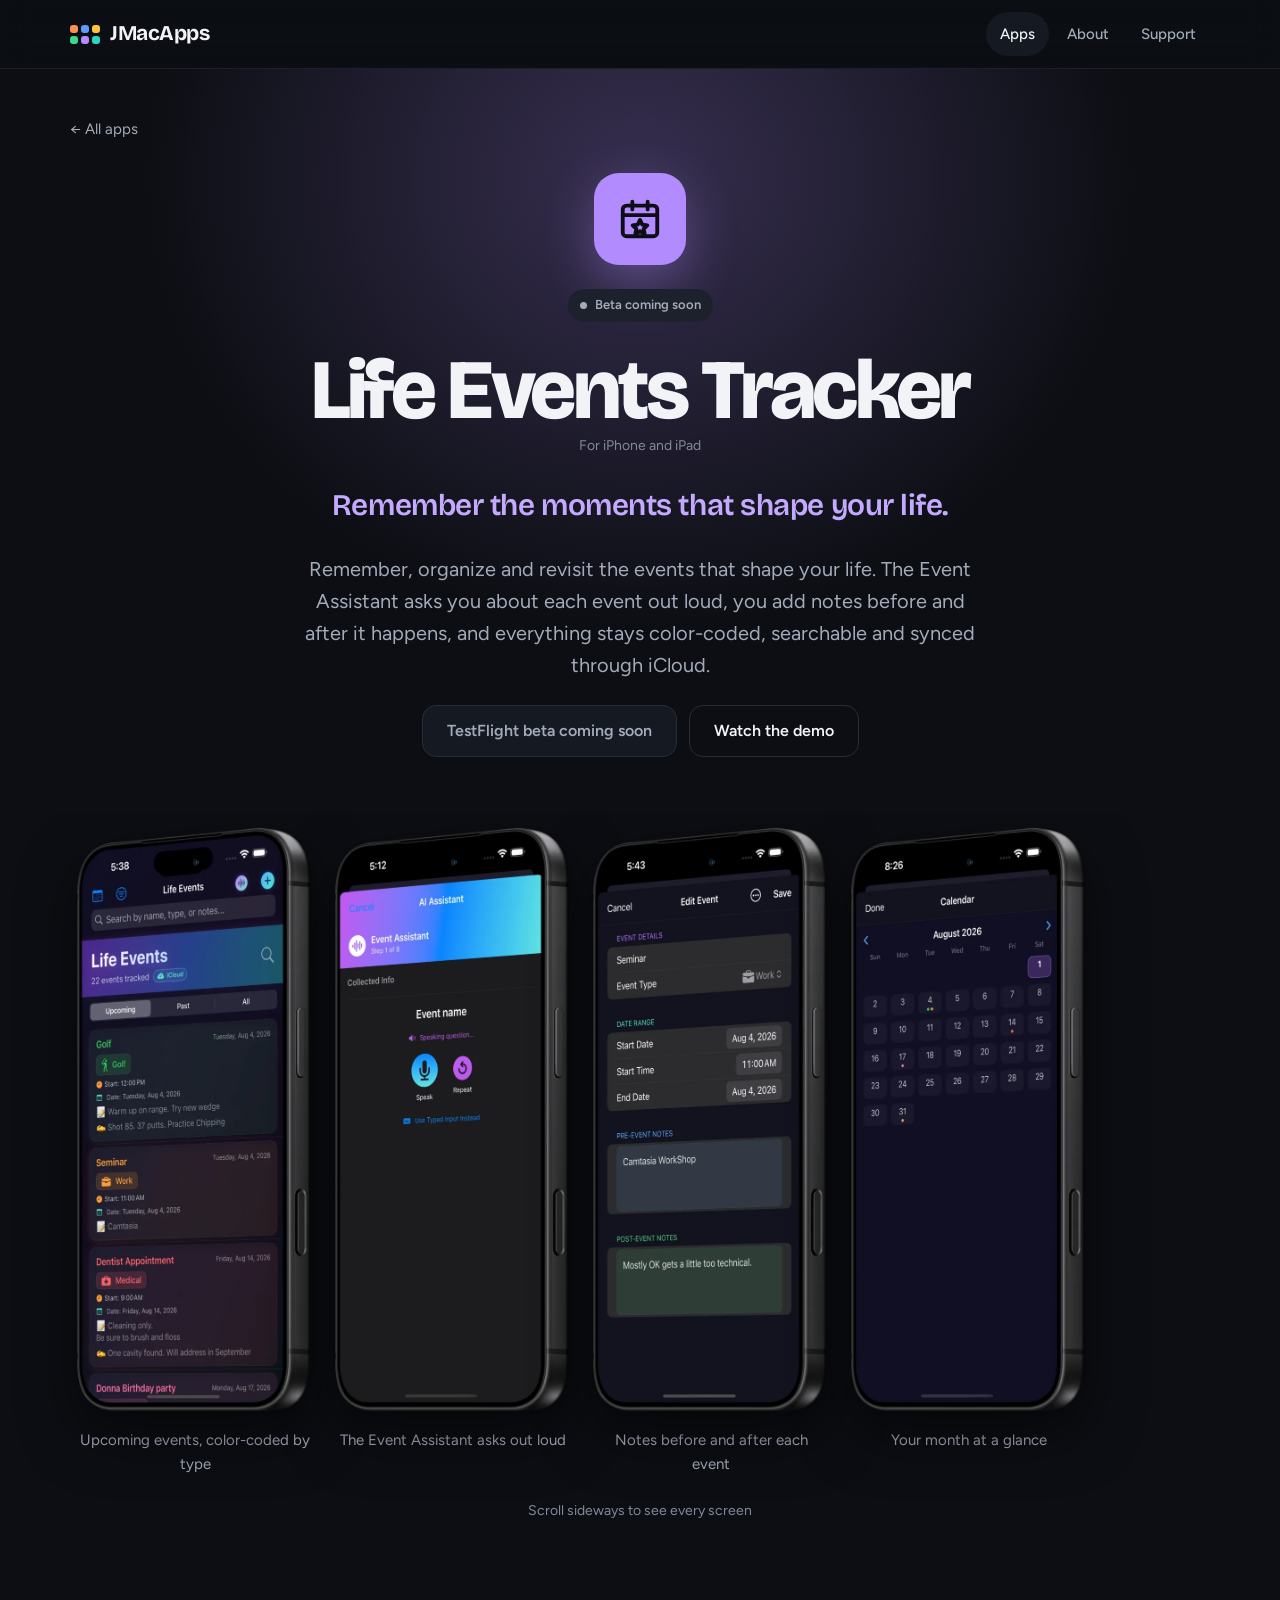
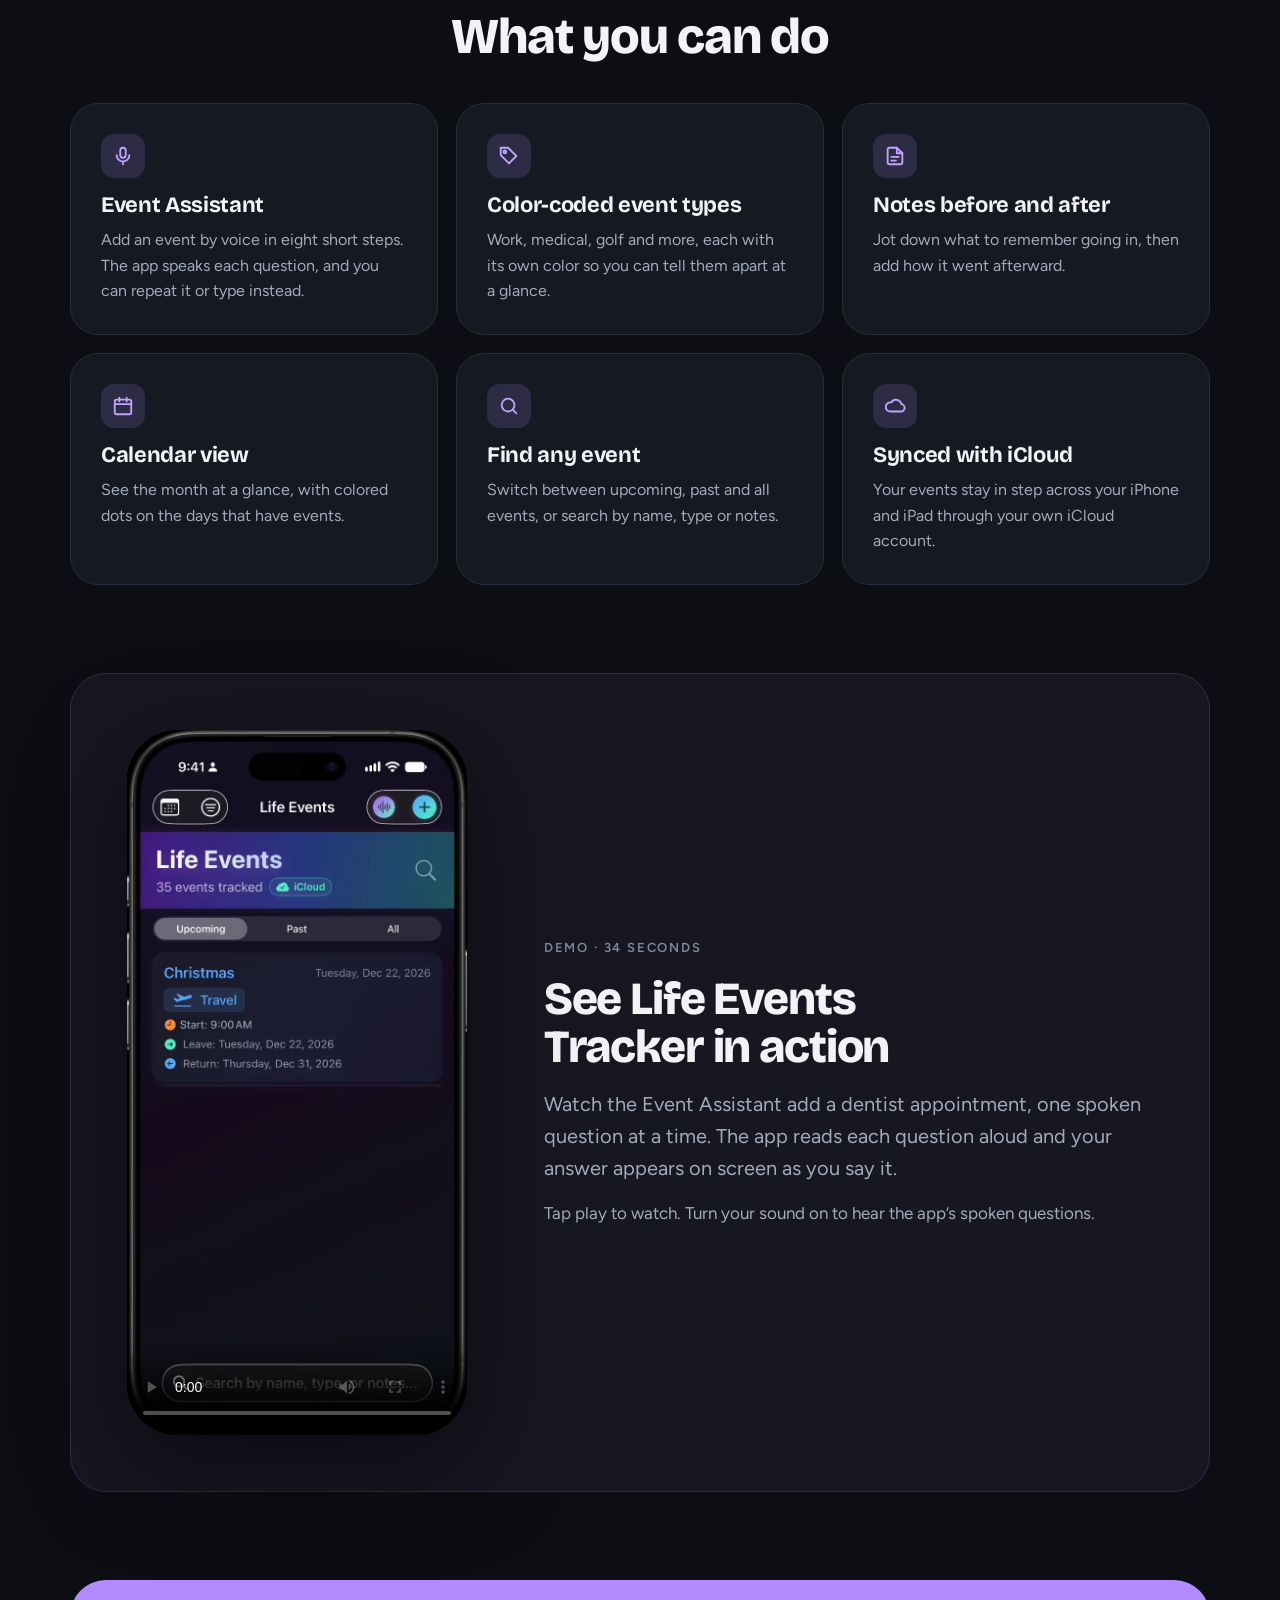
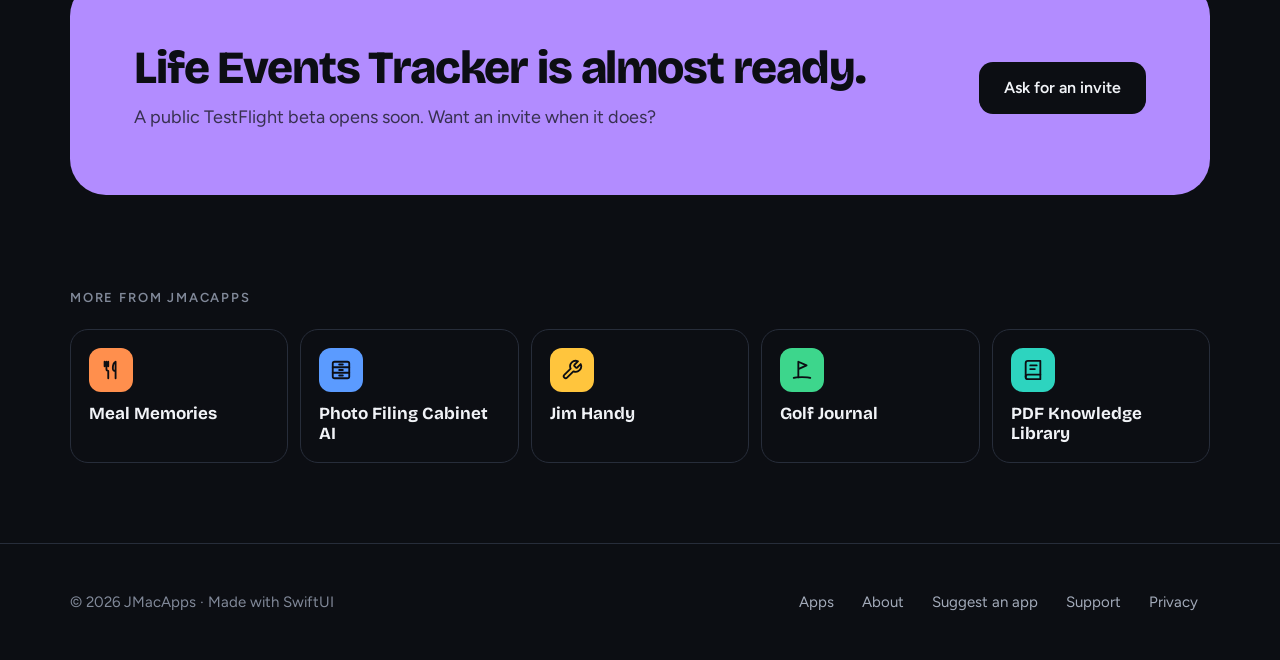
<file: apps/life-events-tracker.html>
<!doctype html>
<html lang="en">
<head>
<meta charset="utf-8">
<meta name="viewport" content="width=device-width, initial-scale=1, viewport-fit=cover">
<title>Life Events Tracker · JMacApps</title>
<meta name="claude:viewport-fit-sides" content="cover">
<meta name="description" content="Appointments, trips, milestones and everyday moments, captured by voice, color-coded and synced with iCloud.">
<meta property="og:title" content="Life Events Tracker · JMacApps">
<meta property="og:description" content="Appointments, trips, milestones and everyday moments, captured by voice, color-coded and synced with iCloud.">
<meta property="og:type" content="website">
<meta name="theme-color" content="#0C0E13">
<link rel="preconnect" href="https://fonts.googleapis.com"><link rel="preconnect" href="https://fonts.gstatic.com" crossorigin><link rel="stylesheet" href="https://fonts.googleapis.com/css2?family=Bricolage+Grotesque:opsz,wght@12..96,600;12..96,700;12..96,800&family=Figtree:wght@400;500;600&display=swap">
<link rel="stylesheet" href="../css/style.css">
</head>
<body>
<header class="nav"><div class="wrap">
<a class="logo" href="../index.html"><span class="logo-mark" aria-hidden="true"><span style="background: var(--c-meals)"></span><span style="background: var(--c-filing)"></span><span style="background: var(--c-handy)"></span><span style="background: var(--c-golf)"></span><span style="background: var(--c-life)"></span><span style="background: var(--c-pdf)"></span></span>JMacApps</a>
<nav class="nav-links" aria-label="Main"><a href="../index.html#apps" aria-current="page">Apps</a><a href="../about.html">About</a><a href="../support.html">Support</a></nav>
</div></header>
<main style="--app: var(--c-life)">
<section class="app-hero"><div class="wrap">
<a class="crumb" href="../index.html#apps">← All apps</a>
<div class="icon-tile lg"><svg viewBox="0 0 24 24" fill="none" stroke-width="2" stroke-linecap="round" stroke-linejoin="round" aria-hidden="true"><rect x="3" y="5" width="18" height="16" rx="2"/><path d="M3 10h18M8 3v4M16 3v4"/><path d="M12 12.5l1.2 2.4 2.6.4-1.9 1.8.5 2.6-2.4-1.3-2.4 1.3.5-2.6-1.9-1.8 2.6-.4z"/></svg></div>
<span class="badge badge-soon">Beta coming soon</span>
<div><h1>Life Events Tracker</h1><p class="meta">For iPhone and iPad</p></div>
<p class="tag">Remember the moments that shape your life.</p>
<p class="lede">Remember, organize and revisit the events that shape your life. The Event Assistant asks you about each event out loud, you add notes before and after it happens, and everything stays color-coded, searchable and synced through iCloud.</p>
<div class="btns"><span class="btn btn-off">TestFlight beta coming soon</span><a class="btn btn-ghost" href="#demo">Watch the demo</a></div>

</div></section>

<section id="shots" aria-label="Screenshots">
<div class="shots"><figure class="shot" style="margin:0"><img src="../img/life-events-tracker/events.webp" alt="Life Events Tracker: Upcoming events, color-coded by type" width="560" height="1347" loading="lazy"><figcaption>Upcoming events, color-coded by type</figcaption></figure><figure class="shot" style="margin:0"><img src="../img/life-events-tracker/assistant.webp" alt="Life Events Tracker: The Event Assistant asks out loud" width="560" height="1347" loading="lazy"><figcaption>The Event Assistant asks out loud</figcaption></figure><figure class="shot" style="margin:0"><img src="../img/life-events-tracker/edit-event.webp" alt="Life Events Tracker: Notes before and after each event" width="560" height="1347" loading="lazy"><figcaption>Notes before and after each event</figcaption></figure><figure class="shot" style="margin:0"><img src="../img/life-events-tracker/calendar.webp" alt="Life Events Tracker: Your month at a glance" width="560" height="1347" loading="lazy"><figcaption>Your month at a glance</figcaption></figure></div>
<p class="shots-hint">Scroll sideways to see every screen</p>
</section>

<section class="wrap section">
<h2 class="center-h">What you can do</h2>
<div class="features"><div class="feature"><div class="fi"><svg viewBox="0 0 24 24" fill="none" stroke-width="2" stroke-linecap="round" stroke-linejoin="round" aria-hidden="true"><rect x="9" y="3" width="6" height="11" rx="3"/><path d="M5 11a7 7 0 0 0 14 0M12 18v3"/></svg></div><h3>Event Assistant</h3><p>Add an event by voice in eight short steps. The app speaks each question, and you can repeat it or type instead.</p></div><div class="feature"><div class="fi"><svg viewBox="0 0 24 24" fill="none" stroke-width="2" stroke-linecap="round" stroke-linejoin="round" aria-hidden="true"><path d="M20 12l-8 8-9-9V3h8z"/><circle cx="7.5" cy="7.5" r="1.5"/></svg></div><h3>Color-coded event types</h3><p>Work, medical, golf and more, each with its own color so you can tell them apart at a glance.</p></div><div class="feature"><div class="fi"><svg viewBox="0 0 24 24" fill="none" stroke-width="2" stroke-linecap="round" stroke-linejoin="round" aria-hidden="true"><path d="M14 3H6a2 2 0 0 0-2 2v14a2 2 0 0 0 2 2h12a2 2 0 0 0 2-2V9z"/><path d="M14 3v6h6M8 13h8M8 17h5"/></svg></div><h3>Notes before and after</h3><p>Jot down what to remember going in, then add how it went afterward.</p></div><div class="feature"><div class="fi"><svg viewBox="0 0 24 24" fill="none" stroke-width="2" stroke-linecap="round" stroke-linejoin="round" aria-hidden="true"><rect x="3" y="5" width="18" height="16" rx="2"/><path d="M3 10h18M8 3v4M16 3v4"/></svg></div><h3>Calendar view</h3><p>See the month at a glance, with colored dots on the days that have events.</p></div><div class="feature"><div class="fi"><svg viewBox="0 0 24 24" fill="none" stroke-width="2" stroke-linecap="round" stroke-linejoin="round" aria-hidden="true"><circle cx="11" cy="11" r="7"/><path d="M20 20l-3.5-3.5"/></svg></div><h3>Find any event</h3><p>Switch between upcoming, past and all events, or search by name, type or notes.</p></div><div class="feature"><div class="fi"><svg viewBox="0 0 24 24" fill="none" stroke-width="2" stroke-linecap="round" stroke-linejoin="round" aria-hidden="true"><path d="M7 18a5 5 0 1 1 .9-9.9A6 6 0 0 1 18.9 10 4 4 0 0 1 18 18z"/></svg></div><h3>Synced with iCloud</h3><p>Your events stay in step across your iPhone and iPad through your own iCloud account.</p></div></div>
</section>

<section id="demo" class="wrap"><div class="demo">
<div class="demo-frame"><video class="demo-video" controls playsinline preload="metadata" poster="../video/life-events-tracker.webp" width="694" height="1440"><source src="../video/life-events-tracker.mp4" type="video/mp4">Your browser can’t play this video.</video></div>
<div class="demo-copy"><span class="eyebrow">Demo · 34 seconds</span><h2>See Life Events Tracker in action</h2><p class="lede">Watch the Event Assistant add a dentist appointment, one spoken question at a time. The app reads each question aloud and your answer appears on screen as you say it.</p><p class="muted">Tap play to watch. Turn your sound on to hear the app’s spoken questions.</p></div>
</div></section>

<section class="wrap section">
<div class="get"><div><h2>Life Events Tracker is almost ready.</h2><p>A public TestFlight beta opens soon. Want an invite when it does?</p></div><a class="btn" href="../support.html#beta">Ask for an invite</a></div>
</section>

<section class="wrap" style="padding-bottom:40px">
<span class="eyebrow">More from JMacApps</span>
<div class="others" style="margin-top:18px"><a class="other" href="meal-memories.html" style="--app: var(--c-meals)"><div class="icon-tile"><svg viewBox="0 0 24 24" fill="none" stroke-width="2" stroke-linecap="round" stroke-linejoin="round" aria-hidden="true"><path d="M7 3v8a2 2 0 0 0 2 2v8M5 3v5M9 3v5"/><path d="M17 21V3c-2 1-3 4-3 7s1 3 3 3"/></svg></div><b>Meal Memories</b></a><a class="other" href="photo-filing-cabinet-ai.html" style="--app: var(--c-filing)"><div class="icon-tile"><svg viewBox="0 0 24 24" fill="none" stroke-width="2" stroke-linecap="round" stroke-linejoin="round" aria-hidden="true"><rect x="3" y="3" width="18" height="18" rx="2"/><path d="M3 9h18M3 15h18M10 6h4M10 12h4M10 18h4"/></svg></div><b>Photo Filing Cabinet AI</b></a><a class="other" href="jim-handy.html" style="--app: var(--c-handy)"><div class="icon-tile"><svg viewBox="0 0 24 24" fill="none" stroke-width="2" stroke-linecap="round" stroke-linejoin="round" aria-hidden="true"><path d="M14.7 6.3a1 1 0 0 0 0 1.4l1.6 1.6a1 1 0 0 0 1.4 0l3.77-3.77a6 6 0 0 1-7.94 7.94l-6.91 6.91a2.12 2.12 0 0 1-3-3l6.91-6.91a6 6 0 0 1 7.94-7.94l-3.76 3.76z"/></svg></div><b>Jim Handy</b></a><a class="other" href="golf-journal.html" style="--app: var(--c-golf)"><div class="icon-tile"><svg viewBox="0 0 24 24" fill="none" stroke-width="2" stroke-linecap="round" stroke-linejoin="round" aria-hidden="true"><path d="M8 20V3l9 4-9 4"/><path d="M3 20.5c2.5-1 15.5-1 18 0"/></svg></div><b>Golf Journal</b></a><a class="other" href="pdf-knowledge-library.html" style="--app: var(--c-pdf)"><div class="icon-tile"><svg viewBox="0 0 24 24" fill="none" stroke-width="2" stroke-linecap="round" stroke-linejoin="round" aria-hidden="true"><path d="M4 19.5A2.5 2.5 0 0 1 6.5 17H20"/><path d="M6.5 2H20v20H6.5A2.5 2.5 0 0 1 4 19.5v-15A2.5 2.5 0 0 1 6.5 2z"/><path d="M9 7h7M9 11h5"/></svg></div><b>PDF Knowledge Library</b></a></div>
</section>
</main>
<footer class="footer"><div class="wrap">
<span>© 2026 JMacApps · Made with SwiftUI</span>
<nav aria-label="Footer"><a href="../index.html#apps">Apps</a><a href="../about.html">About</a><a href="../suggest.html">Suggest an app</a><a href="../support.html">Support</a><a href="../privacy.html">Privacy</a></nav>
</div></footer>
</body>
</html>
</file>
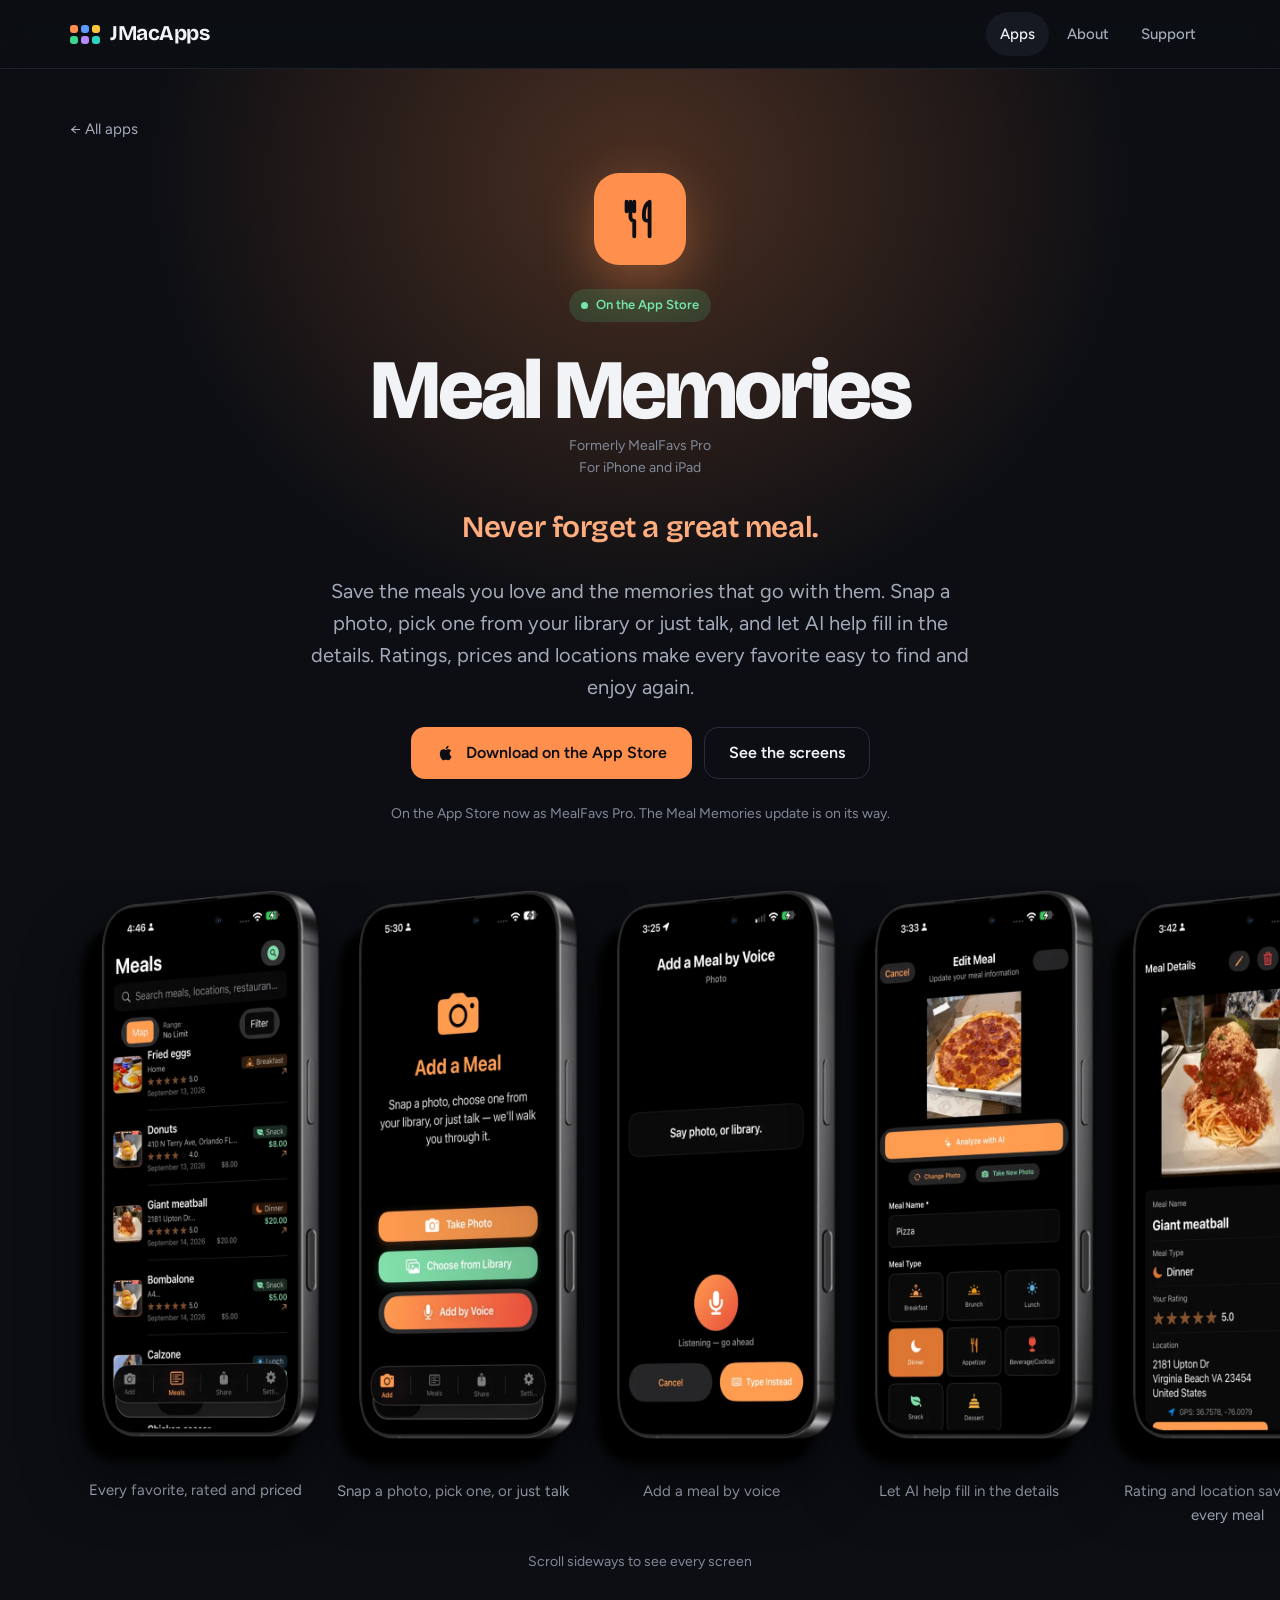
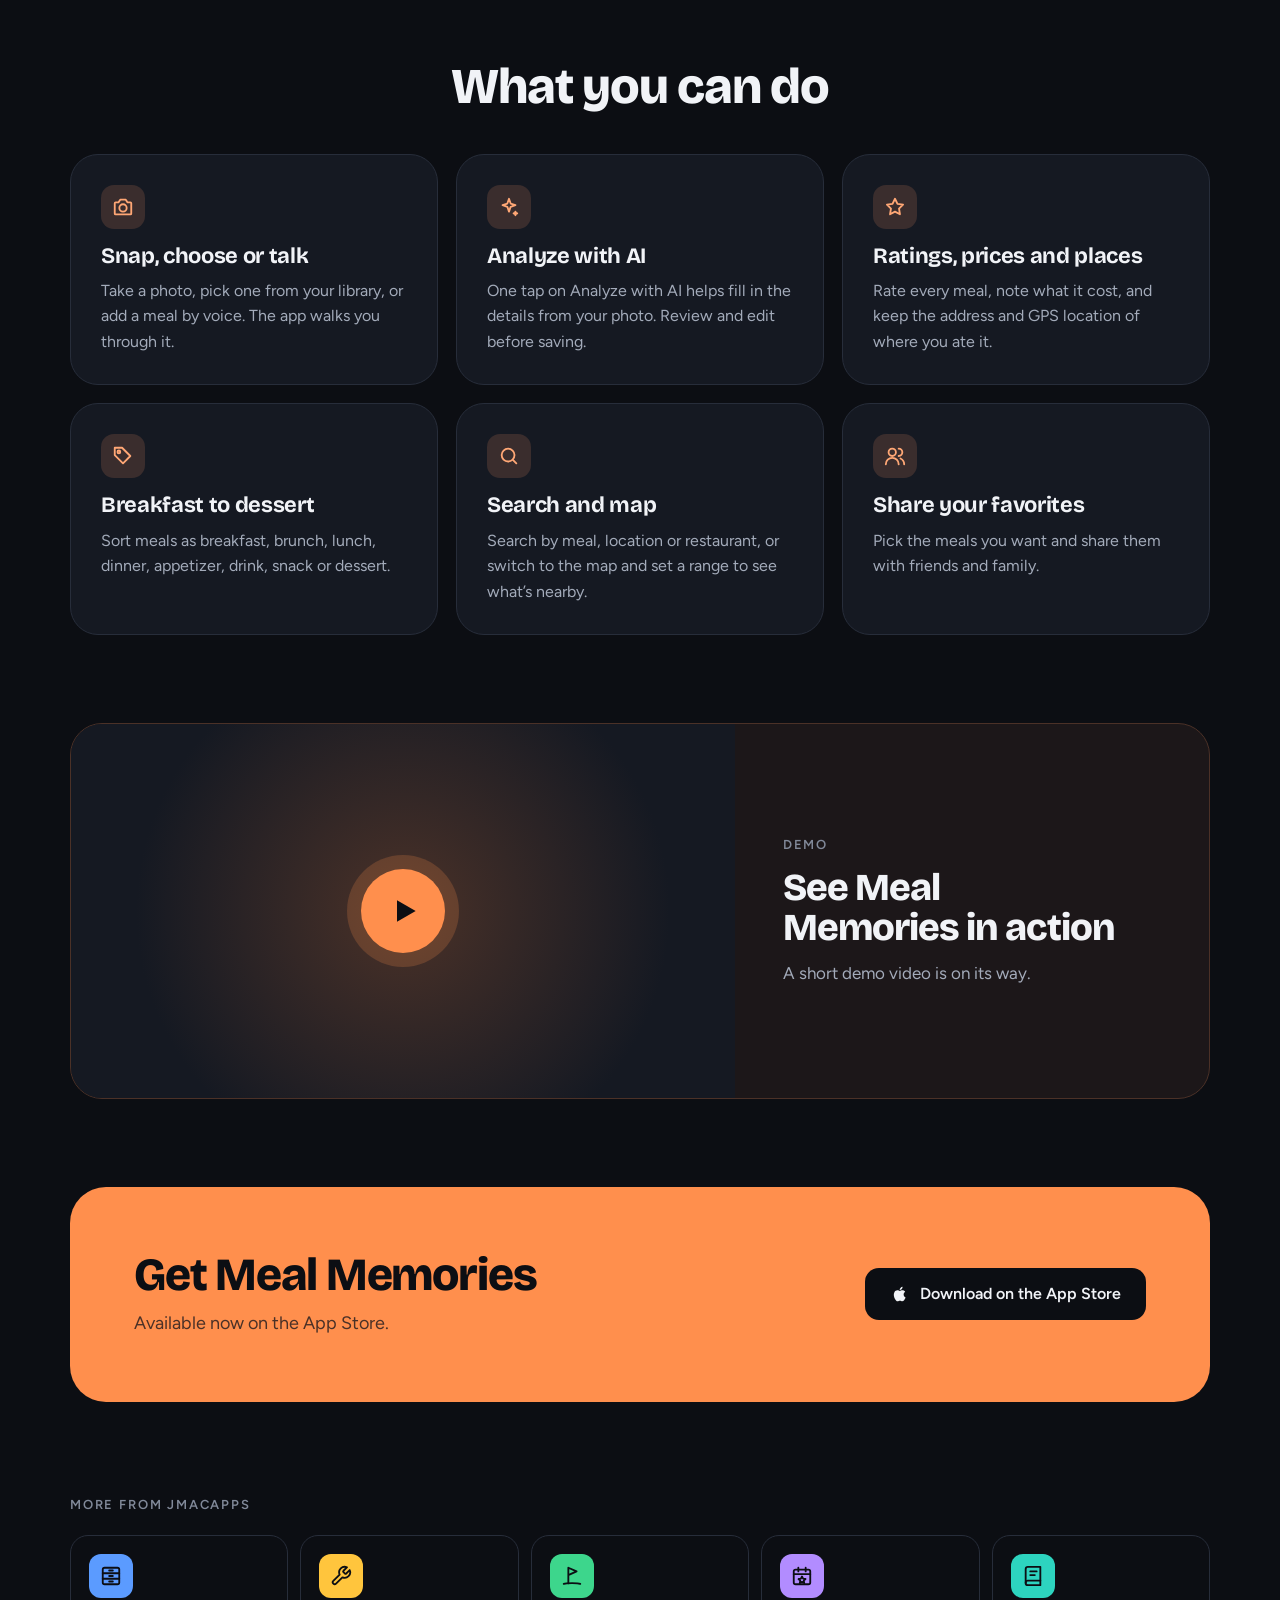
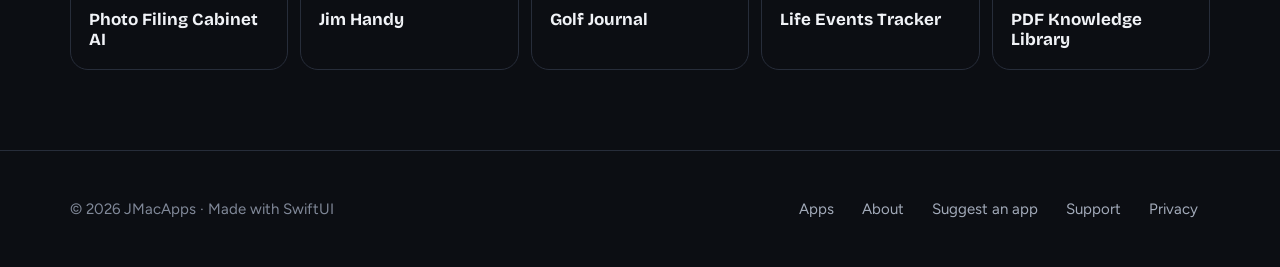
<file: apps/meal-memories.html>
<!doctype html>
<html lang="en">
<head>
<meta charset="utf-8">
<meta name="viewport" content="width=device-width, initial-scale=1, viewport-fit=cover">
<title>Meal Memories · JMacApps</title>
<meta name="claude:viewport-fit-sides" content="cover">
<meta name="description" content="Snap the plate, say what it is, and let AI fill in the rest. Every favorite meal saved with its rating, price and place.">
<meta property="og:title" content="Meal Memories · JMacApps">
<meta property="og:description" content="Snap the plate, say what it is, and let AI fill in the rest. Every favorite meal saved with its rating, price and place.">
<meta property="og:type" content="website">
<meta name="theme-color" content="#0C0E13">
<link rel="preconnect" href="https://fonts.googleapis.com"><link rel="preconnect" href="https://fonts.gstatic.com" crossorigin><link rel="stylesheet" href="https://fonts.googleapis.com/css2?family=Bricolage+Grotesque:opsz,wght@12..96,600;12..96,700;12..96,800&family=Figtree:wght@400;500;600&display=swap">
<link rel="stylesheet" href="../css/style.css">
</head>
<body>
<header class="nav"><div class="wrap">
<a class="logo" href="../index.html"><span class="logo-mark" aria-hidden="true"><span style="background: var(--c-meals)"></span><span style="background: var(--c-filing)"></span><span style="background: var(--c-handy)"></span><span style="background: var(--c-golf)"></span><span style="background: var(--c-life)"></span><span style="background: var(--c-pdf)"></span></span>JMacApps</a>
<nav class="nav-links" aria-label="Main"><a href="../index.html#apps" aria-current="page">Apps</a><a href="../about.html">About</a><a href="../support.html">Support</a></nav>
</div></header>
<main style="--app: var(--c-meals)">
<section class="app-hero"><div class="wrap">
<a class="crumb" href="../index.html#apps">← All apps</a>
<div class="icon-tile lg"><svg viewBox="0 0 24 24" fill="none" stroke-width="2" stroke-linecap="round" stroke-linejoin="round" aria-hidden="true"><path d="M7 3v8a2 2 0 0 0 2 2v8M5 3v5M9 3v5"/><path d="M17 21V3c-2 1-3 4-3 7s1 3 3 3"/></svg></div>
<span class="badge badge-live">On the App Store</span>
<div><h1>Meal Memories</h1><p class="meta">Formerly MealFavs Pro</p><p class="meta">For iPhone and iPad</p></div>
<p class="tag">Never forget a great meal.</p>
<p class="lede">Save the meals you love and the memories that go with them. Snap a photo, pick one from your library or just talk, and let AI help fill in the details. Ratings, prices and locations make every favorite easy to find and enjoy again.</p>
<div class="btns"><a class="btn btn-solid" href="https://apps.apple.com/us/app/id6749777823"><svg viewBox="0 0 24 24" aria-hidden="true" fill="currentColor"><path d="M16.37 12.6c-.02-2.2 1.8-3.26 1.88-3.31-1.03-1.5-2.62-1.7-3.18-1.73-1.35-.14-2.64.8-3.33.8-.69 0-1.74-.78-2.87-.76-1.47.02-2.83.86-3.59 2.18-1.53 2.66-.39 6.6 1.1 8.76.73 1.06 1.6 2.24 2.73 2.2 1.1-.04 1.51-.71 2.84-.71 1.32 0 1.7.71 2.86.69 1.18-.02 1.93-1.07 2.65-2.13.84-1.22 1.18-2.41 1.2-2.47-.03-.01-2.3-.88-2.32-3.5zM14.2 6.13c.6-.73 1.01-1.75.9-2.76-.87.04-1.92.58-2.54 1.31-.56.64-1.05 1.67-.92 2.66.97.08 1.96-.49 2.56-1.21z"/></svg>Download on the App Store</a><a class="btn btn-ghost" href="#shots">See the screens</a></div>
<p class="meta">On the App Store now as MealFavs Pro. The Meal Memories update is on its way.</p>
</div></section>

<section id="shots" aria-label="Screenshots">
<div class="shots"><figure class="shot" style="margin:0"><img src="../img/meal-memories/meals.webp" alt="Meal Memories: Every favorite, rated and priced" width="560" height="1304" loading="lazy"><figcaption>Every favorite, rated and priced</figcaption></figure><figure class="shot" style="margin:0"><img src="../img/meal-memories/add.webp" alt="Meal Memories: Snap a photo, pick one, or just talk" width="560" height="1306" loading="lazy"><figcaption>Snap a photo, pick one, or just talk</figcaption></figure><figure class="shot" style="margin:0"><img src="../img/meal-memories/voice.webp" alt="Meal Memories: Add a meal by voice" width="560" height="1306" loading="lazy"><figcaption>Add a meal by voice</figcaption></figure><figure class="shot" style="margin:0"><img src="../img/meal-memories/ai.webp" alt="Meal Memories: Let AI help fill in the details" width="560" height="1306" loading="lazy"><figcaption>Let AI help fill in the details</figcaption></figure><figure class="shot" style="margin:0"><img src="../img/meal-memories/details.webp" alt="Meal Memories: Rating and location saved with every meal" width="560" height="1306" loading="lazy"><figcaption>Rating and location saved with every meal</figcaption></figure><figure class="shot" style="margin:0"><img src="../img/meal-memories/share.webp" alt="Meal Memories: Pick meals to share" width="560" height="1306" loading="lazy"><figcaption>Pick meals to share</figcaption></figure></div>
<p class="shots-hint">Scroll sideways to see every screen</p>
</section>

<section class="wrap section">
<h2 class="center-h">What you can do</h2>
<div class="features"><div class="feature"><div class="fi"><svg viewBox="0 0 24 24" fill="none" stroke-width="2" stroke-linecap="round" stroke-linejoin="round" aria-hidden="true"><path d="M4 7h3l2-3h6l2 3h3a1 1 0 0 1 1 1v11a1 1 0 0 1-1 1H4a1 1 0 0 1-1-1V8a1 1 0 0 1 1-1z"/><circle cx="12" cy="13" r="4"/></svg></div><h3>Snap, choose or talk</h3><p>Take a photo, pick one from your library, or add a meal by voice. The app walks you through it.</p></div><div class="feature"><div class="fi"><svg viewBox="0 0 24 24" fill="none" stroke-width="2" stroke-linecap="round" stroke-linejoin="round" aria-hidden="true"><path d="M12 3l1.8 5.2L19 10l-5.2 1.8L12 17l-1.8-5.2L5 10l5.2-1.8z"/><path d="M19 17l.6 1.4L21 19l-1.4.6L19 21l-.6-1.4L17 19l1.4-.6z"/></svg></div><h3>Analyze with AI</h3><p>One tap on Analyze with AI helps fill in the details from your photo. Review and edit before saving.</p></div><div class="feature"><div class="fi"><svg viewBox="0 0 24 24" fill="none" stroke-width="2" stroke-linecap="round" stroke-linejoin="round" aria-hidden="true"><path d="M12 3l2.7 5.6 6.1.9-4.4 4.3 1 6.1L12 17l-5.4 2.9 1-6.1L3.2 9.5l6.1-.9z"/></svg></div><h3>Ratings, prices and places</h3><p>Rate every meal, note what it cost, and keep the address and GPS location of where you ate it.</p></div><div class="feature"><div class="fi"><svg viewBox="0 0 24 24" fill="none" stroke-width="2" stroke-linecap="round" stroke-linejoin="round" aria-hidden="true"><path d="M20 12l-8 8-9-9V3h8z"/><circle cx="7.5" cy="7.5" r="1.5"/></svg></div><h3>Breakfast to dessert</h3><p>Sort meals as breakfast, brunch, lunch, dinner, appetizer, drink, snack or dessert.</p></div><div class="feature"><div class="fi"><svg viewBox="0 0 24 24" fill="none" stroke-width="2" stroke-linecap="round" stroke-linejoin="round" aria-hidden="true"><circle cx="11" cy="11" r="7"/><path d="M20 20l-3.5-3.5"/></svg></div><h3>Search and map</h3><p>Search by meal, location or restaurant, or switch to the map and set a range to see what’s nearby.</p></div><div class="feature"><div class="fi"><svg viewBox="0 0 24 24" fill="none" stroke-width="2" stroke-linecap="round" stroke-linejoin="round" aria-hidden="true"><circle cx="9" cy="8" r="4"/><path d="M2 21a7 7 0 0 1 14 0M16 4a4 4 0 0 1 0 8M22 21a7 7 0 0 0-4-6.3"/></svg></div><h3>Share your favorites</h3><p>Pick the meals you want and share them with friends and family.</p></div></div>
</section>

<section id="demo" class="wrap"><div class="video"><div class="video-thumb"><span class="play"><svg viewBox="0 0 24 24" aria-hidden="true"><path d="M6 4l14 8-14 8z"/></svg></span></div>
<div class="video-copy"><span class="eyebrow">Demo</span><h2>See Meal Memories in action</h2><p class="muted">A short demo video is on its way.</p></div></div></section>

<section class="wrap section">
<div class="get"><div><h2>Get Meal Memories</h2><p>Available now on the App Store.</p></div><a class="btn" href="https://apps.apple.com/us/app/id6749777823"><svg viewBox="0 0 24 24" aria-hidden="true" fill="currentColor"><path d="M16.37 12.6c-.02-2.2 1.8-3.26 1.88-3.31-1.03-1.5-2.62-1.7-3.18-1.73-1.35-.14-2.64.8-3.33.8-.69 0-1.74-.78-2.87-.76-1.47.02-2.83.86-3.59 2.18-1.53 2.66-.39 6.6 1.1 8.76.73 1.06 1.6 2.24 2.73 2.2 1.1-.04 1.51-.71 2.84-.71 1.32 0 1.7.71 2.86.69 1.18-.02 1.93-1.07 2.65-2.13.84-1.22 1.18-2.41 1.2-2.47-.03-.01-2.3-.88-2.32-3.5zM14.2 6.13c.6-.73 1.01-1.75.9-2.76-.87.04-1.92.58-2.54 1.31-.56.64-1.05 1.67-.92 2.66.97.08 1.96-.49 2.56-1.21z"/></svg>Download on the App Store</a></div>
</section>

<section class="wrap" style="padding-bottom:40px">
<span class="eyebrow">More from JMacApps</span>
<div class="others" style="margin-top:18px"><a class="other" href="photo-filing-cabinet-ai.html" style="--app: var(--c-filing)"><div class="icon-tile"><svg viewBox="0 0 24 24" fill="none" stroke-width="2" stroke-linecap="round" stroke-linejoin="round" aria-hidden="true"><rect x="3" y="3" width="18" height="18" rx="2"/><path d="M3 9h18M3 15h18M10 6h4M10 12h4M10 18h4"/></svg></div><b>Photo Filing Cabinet AI</b></a><a class="other" href="jim-handy.html" style="--app: var(--c-handy)"><div class="icon-tile"><svg viewBox="0 0 24 24" fill="none" stroke-width="2" stroke-linecap="round" stroke-linejoin="round" aria-hidden="true"><path d="M14.7 6.3a1 1 0 0 0 0 1.4l1.6 1.6a1 1 0 0 0 1.4 0l3.77-3.77a6 6 0 0 1-7.94 7.94l-6.91 6.91a2.12 2.12 0 0 1-3-3l6.91-6.91a6 6 0 0 1 7.94-7.94l-3.76 3.76z"/></svg></div><b>Jim Handy</b></a><a class="other" href="golf-journal.html" style="--app: var(--c-golf)"><div class="icon-tile"><svg viewBox="0 0 24 24" fill="none" stroke-width="2" stroke-linecap="round" stroke-linejoin="round" aria-hidden="true"><path d="M8 20V3l9 4-9 4"/><path d="M3 20.5c2.5-1 15.5-1 18 0"/></svg></div><b>Golf Journal</b></a><a class="other" href="life-events-tracker.html" style="--app: var(--c-life)"><div class="icon-tile"><svg viewBox="0 0 24 24" fill="none" stroke-width="2" stroke-linecap="round" stroke-linejoin="round" aria-hidden="true"><rect x="3" y="5" width="18" height="16" rx="2"/><path d="M3 10h18M8 3v4M16 3v4"/><path d="M12 12.5l1.2 2.4 2.6.4-1.9 1.8.5 2.6-2.4-1.3-2.4 1.3.5-2.6-1.9-1.8 2.6-.4z"/></svg></div><b>Life Events Tracker</b></a><a class="other" href="pdf-knowledge-library.html" style="--app: var(--c-pdf)"><div class="icon-tile"><svg viewBox="0 0 24 24" fill="none" stroke-width="2" stroke-linecap="round" stroke-linejoin="round" aria-hidden="true"><path d="M4 19.5A2.5 2.5 0 0 1 6.5 17H20"/><path d="M6.5 2H20v20H6.5A2.5 2.5 0 0 1 4 19.5v-15A2.5 2.5 0 0 1 6.5 2z"/><path d="M9 7h7M9 11h5"/></svg></div><b>PDF Knowledge Library</b></a></div>
</section>
</main>
<footer class="footer"><div class="wrap">
<span>© 2026 JMacApps · Made with SwiftUI</span>
<nav aria-label="Footer"><a href="../index.html#apps">Apps</a><a href="../about.html">About</a><a href="../suggest.html">Suggest an app</a><a href="../support.html">Support</a><a href="../privacy.html">Privacy</a></nav>
</div></footer>
</body>
</html>
</file>
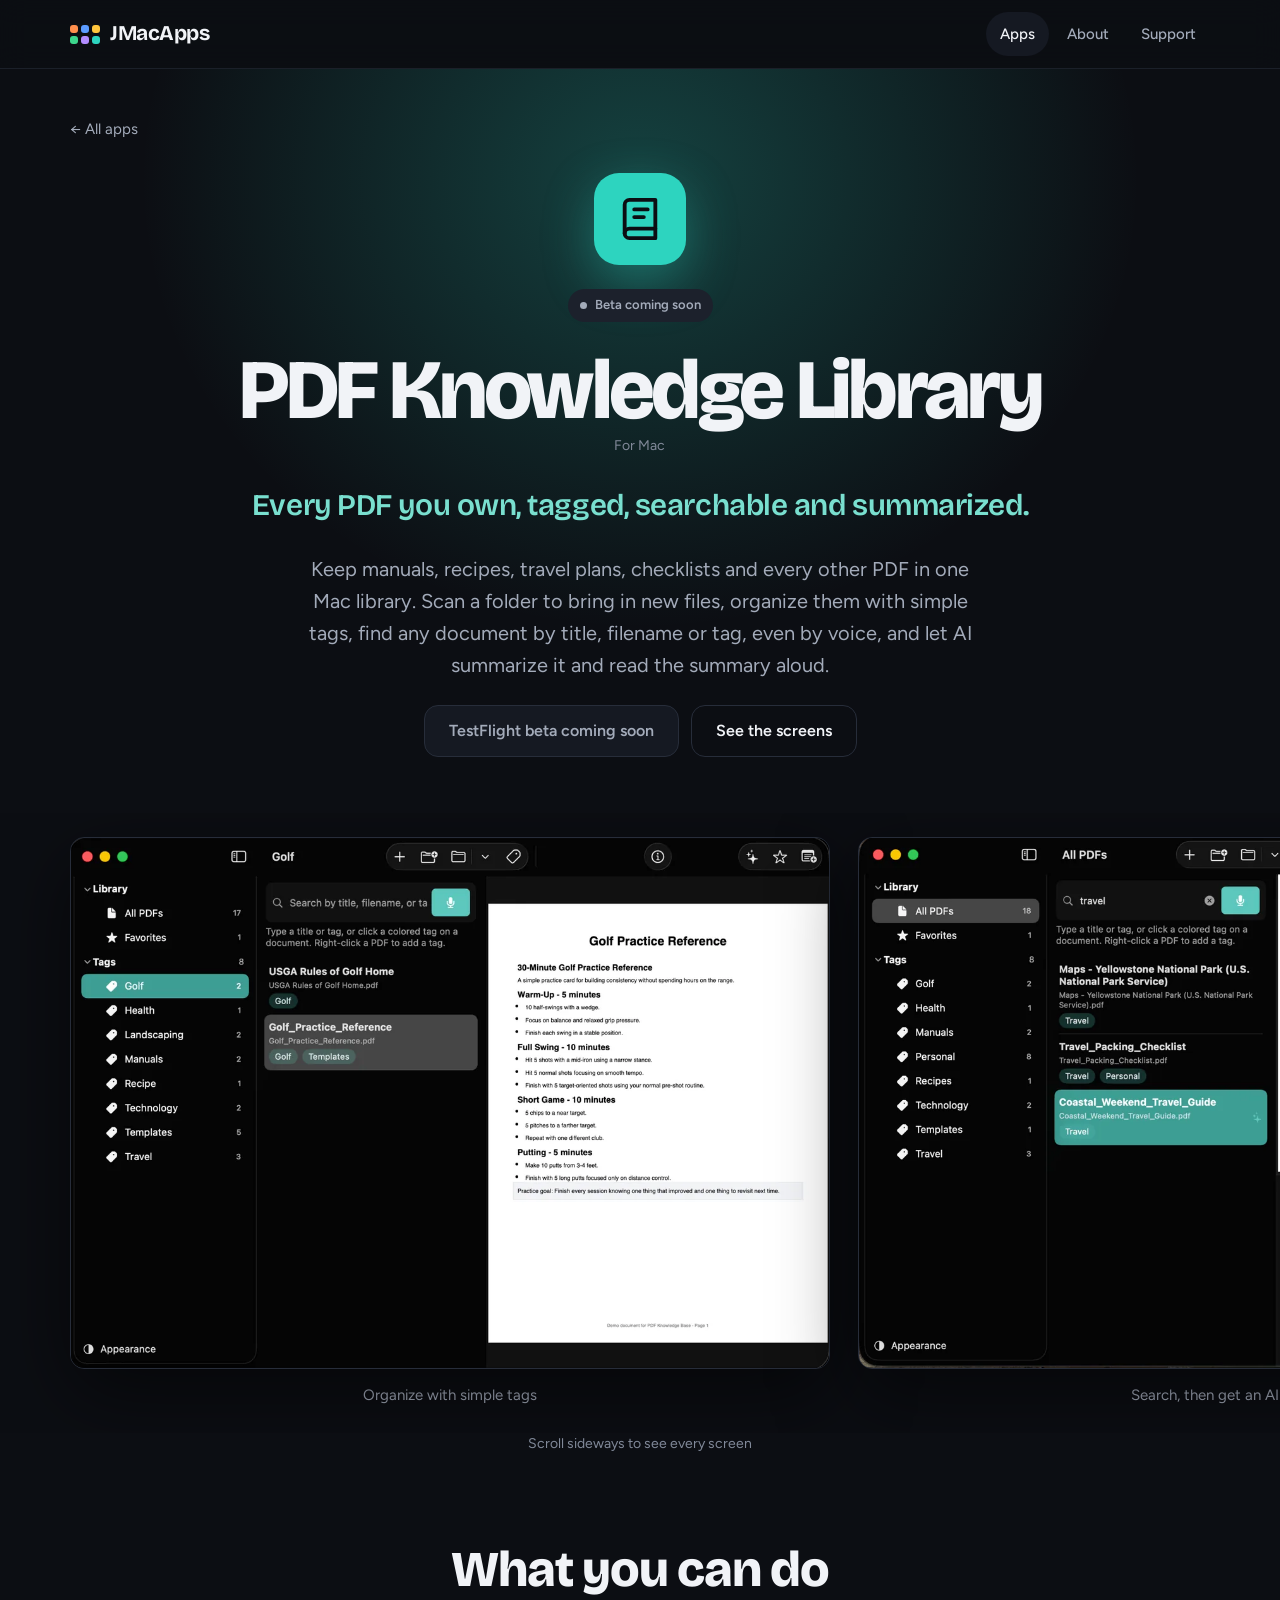
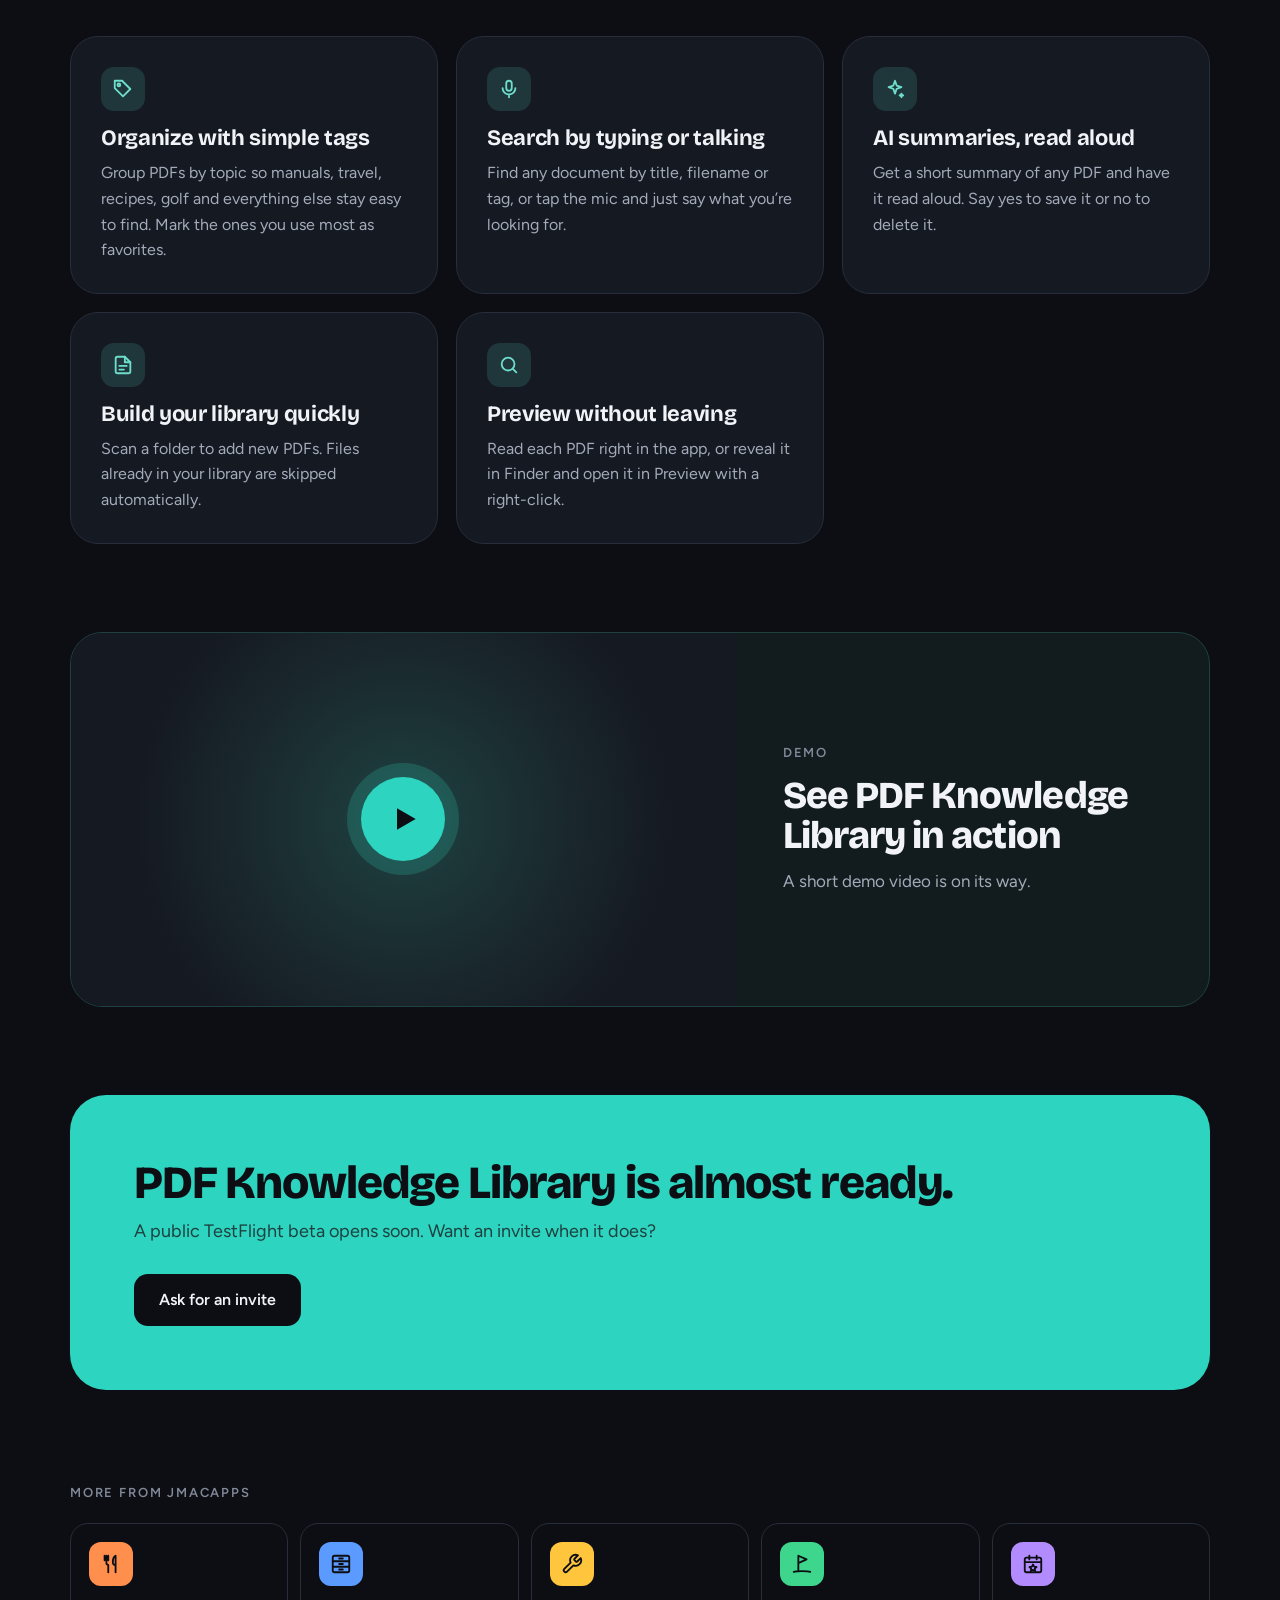
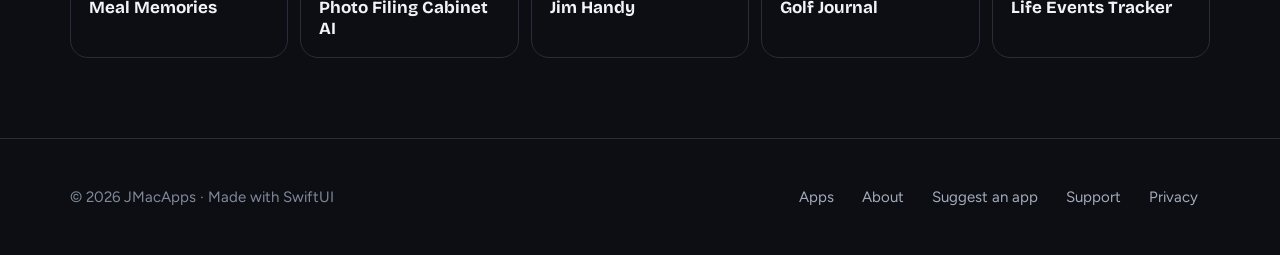
<file: apps/pdf-knowledge-library.html>
<!doctype html>
<html lang="en">
<head>
<meta charset="utf-8">
<meta name="viewport" content="width=device-width, initial-scale=1, viewport-fit=cover">
<title>PDF Knowledge Library · JMacApps</title>
<meta name="claude:viewport-fit-sides" content="cover">
<meta name="description" content="One Mac library for manuals, recipes, travel plans and checklists. Tag them, search by voice, and get AI summaries read aloud.">
<meta property="og:title" content="PDF Knowledge Library · JMacApps">
<meta property="og:description" content="One Mac library for manuals, recipes, travel plans and checklists. Tag them, search by voice, and get AI summaries read aloud.">
<meta property="og:type" content="website">
<meta name="theme-color" content="#0C0E13">
<link rel="preconnect" href="https://fonts.googleapis.com"><link rel="preconnect" href="https://fonts.gstatic.com" crossorigin><link rel="stylesheet" href="https://fonts.googleapis.com/css2?family=Bricolage+Grotesque:opsz,wght@12..96,600;12..96,700;12..96,800&family=Figtree:wght@400;500;600&display=swap">
<link rel="stylesheet" href="../css/style.css">
</head>
<body>
<header class="nav"><div class="wrap">
<a class="logo" href="../index.html"><span class="logo-mark" aria-hidden="true"><span style="background: var(--c-meals)"></span><span style="background: var(--c-filing)"></span><span style="background: var(--c-handy)"></span><span style="background: var(--c-golf)"></span><span style="background: var(--c-life)"></span><span style="background: var(--c-pdf)"></span></span>JMacApps</a>
<nav class="nav-links" aria-label="Main"><a href="../index.html#apps" aria-current="page">Apps</a><a href="../about.html">About</a><a href="../support.html">Support</a></nav>
</div></header>
<main style="--app: var(--c-pdf)">
<section class="app-hero"><div class="wrap">
<a class="crumb" href="../index.html#apps">← All apps</a>
<div class="icon-tile lg"><svg viewBox="0 0 24 24" fill="none" stroke-width="2" stroke-linecap="round" stroke-linejoin="round" aria-hidden="true"><path d="M4 19.5A2.5 2.5 0 0 1 6.5 17H20"/><path d="M6.5 2H20v20H6.5A2.5 2.5 0 0 1 4 19.5v-15A2.5 2.5 0 0 1 6.5 2z"/><path d="M9 7h7M9 11h5"/></svg></div>
<span class="badge badge-soon">Beta coming soon</span>
<div><h1>PDF Knowledge Library</h1><p class="meta">For Mac</p></div>
<p class="tag">Every PDF you own, tagged, searchable and summarized.</p>
<p class="lede">Keep manuals, recipes, travel plans, checklists and every other PDF in one Mac library. Scan a folder to bring in new files, organize them with simple tags, find any document by title, filename or tag, even by voice, and let AI summarize it and read the summary aloud.</p>
<div class="btns"><span class="btn btn-off">TestFlight beta coming soon</span><a class="btn btn-ghost" href="#shots">See the screens</a></div>

</div></section>

<section id="shots" aria-label="Screenshots">
<div class="shots mac"><figure class="shot" style="margin:0"><img src="../img/pdf-knowledge-library/tags.webp" alt="PDF Knowledge Library: Organize with simple tags" width="1200" height="839" loading="lazy"><figcaption>Organize with simple tags</figcaption></figure><figure class="shot" style="margin:0"><img src="../img/pdf-knowledge-library/ai-summary.webp" alt="PDF Knowledge Library: Search, then get an AI summary" width="1200" height="839" loading="lazy"><figcaption>Search, then get an AI summary</figcaption></figure><figure class="shot" style="margin:0"><img src="../img/pdf-knowledge-library/save-summary.webp" alt="PDF Knowledge Library: Save or delete a summary by voice" width="1200" height="843" loading="lazy"><figcaption>Save or delete a summary by voice</figcaption></figure><figure class="shot" style="margin:0"><img src="../img/pdf-knowledge-library/library.webp" alt="PDF Knowledge Library: Read every PDF right in the app" width="1200" height="833" loading="lazy"><figcaption>Read every PDF right in the app</figcaption></figure><figure class="shot" style="margin:0"><img src="../img/pdf-knowledge-library/context-menu.webp" alt="PDF Knowledge Library: Favorite, tag or reveal in Finder" width="1200" height="837" loading="lazy"><figcaption>Favorite, tag or reveal in Finder</figcaption></figure><figure class="shot" style="margin:0"><img src="../img/pdf-knowledge-library/scan-folder.webp" alt="PDF Knowledge Library: Scan a folder to add new PDFs" width="1200" height="839" loading="lazy"><figcaption>Scan a folder to add new PDFs</figcaption></figure></div>
<p class="shots-hint">Scroll sideways to see every screen</p>
</section>

<section class="wrap section">
<h2 class="center-h">What you can do</h2>
<div class="features"><div class="feature"><div class="fi"><svg viewBox="0 0 24 24" fill="none" stroke-width="2" stroke-linecap="round" stroke-linejoin="round" aria-hidden="true"><path d="M20 12l-8 8-9-9V3h8z"/><circle cx="7.5" cy="7.5" r="1.5"/></svg></div><h3>Organize with simple tags</h3><p>Group PDFs by topic so manuals, travel, recipes, golf and everything else stay easy to find. Mark the ones you use most as favorites.</p></div><div class="feature"><div class="fi"><svg viewBox="0 0 24 24" fill="none" stroke-width="2" stroke-linecap="round" stroke-linejoin="round" aria-hidden="true"><rect x="9" y="3" width="6" height="11" rx="3"/><path d="M5 11a7 7 0 0 0 14 0M12 18v3"/></svg></div><h3>Search by typing or talking</h3><p>Find any document by title, filename or tag, or tap the mic and just say what you’re looking for.</p></div><div class="feature"><div class="fi"><svg viewBox="0 0 24 24" fill="none" stroke-width="2" stroke-linecap="round" stroke-linejoin="round" aria-hidden="true"><path d="M12 3l1.8 5.2L19 10l-5.2 1.8L12 17l-1.8-5.2L5 10l5.2-1.8z"/><path d="M19 17l.6 1.4L21 19l-1.4.6L19 21l-.6-1.4L17 19l1.4-.6z"/></svg></div><h3>AI summaries, read aloud</h3><p>Get a short summary of any PDF and have it read aloud. Say yes to save it or no to delete it.</p></div><div class="feature"><div class="fi"><svg viewBox="0 0 24 24" fill="none" stroke-width="2" stroke-linecap="round" stroke-linejoin="round" aria-hidden="true"><path d="M14 3H6a2 2 0 0 0-2 2v14a2 2 0 0 0 2 2h12a2 2 0 0 0 2-2V9z"/><path d="M14 3v6h6M8 13h8M8 17h5"/></svg></div><h3>Build your library quickly</h3><p>Scan a folder to add new PDFs. Files already in your library are skipped automatically.</p></div><div class="feature"><div class="fi"><svg viewBox="0 0 24 24" fill="none" stroke-width="2" stroke-linecap="round" stroke-linejoin="round" aria-hidden="true"><circle cx="11" cy="11" r="7"/><path d="M20 20l-3.5-3.5"/></svg></div><h3>Preview without leaving</h3><p>Read each PDF right in the app, or reveal it in Finder and open it in Preview with a right-click.</p></div></div>
</section>

<section id="demo" class="wrap"><div class="video"><div class="video-thumb"><span class="play"><svg viewBox="0 0 24 24" aria-hidden="true"><path d="M6 4l14 8-14 8z"/></svg></span></div>
<div class="video-copy"><span class="eyebrow">Demo</span><h2>See PDF Knowledge Library in action</h2><p class="muted">A short demo video is on its way.</p></div></div></section>

<section class="wrap section">
<div class="get"><div><h2>PDF Knowledge Library is almost ready.</h2><p>A public TestFlight beta opens soon. Want an invite when it does?</p></div><a class="btn" href="../support.html#beta">Ask for an invite</a></div>
</section>

<section class="wrap" style="padding-bottom:40px">
<span class="eyebrow">More from JMacApps</span>
<div class="others" style="margin-top:18px"><a class="other" href="meal-memories.html" style="--app: var(--c-meals)"><div class="icon-tile"><svg viewBox="0 0 24 24" fill="none" stroke-width="2" stroke-linecap="round" stroke-linejoin="round" aria-hidden="true"><path d="M7 3v8a2 2 0 0 0 2 2v8M5 3v5M9 3v5"/><path d="M17 21V3c-2 1-3 4-3 7s1 3 3 3"/></svg></div><b>Meal Memories</b></a><a class="other" href="photo-filing-cabinet-ai.html" style="--app: var(--c-filing)"><div class="icon-tile"><svg viewBox="0 0 24 24" fill="none" stroke-width="2" stroke-linecap="round" stroke-linejoin="round" aria-hidden="true"><rect x="3" y="3" width="18" height="18" rx="2"/><path d="M3 9h18M3 15h18M10 6h4M10 12h4M10 18h4"/></svg></div><b>Photo Filing Cabinet AI</b></a><a class="other" href="jim-handy.html" style="--app: var(--c-handy)"><div class="icon-tile"><svg viewBox="0 0 24 24" fill="none" stroke-width="2" stroke-linecap="round" stroke-linejoin="round" aria-hidden="true"><path d="M14.7 6.3a1 1 0 0 0 0 1.4l1.6 1.6a1 1 0 0 0 1.4 0l3.77-3.77a6 6 0 0 1-7.94 7.94l-6.91 6.91a2.12 2.12 0 0 1-3-3l6.91-6.91a6 6 0 0 1 7.94-7.94l-3.76 3.76z"/></svg></div><b>Jim Handy</b></a><a class="other" href="golf-journal.html" style="--app: var(--c-golf)"><div class="icon-tile"><svg viewBox="0 0 24 24" fill="none" stroke-width="2" stroke-linecap="round" stroke-linejoin="round" aria-hidden="true"><path d="M8 20V3l9 4-9 4"/><path d="M3 20.5c2.5-1 15.5-1 18 0"/></svg></div><b>Golf Journal</b></a><a class="other" href="life-events-tracker.html" style="--app: var(--c-life)"><div class="icon-tile"><svg viewBox="0 0 24 24" fill="none" stroke-width="2" stroke-linecap="round" stroke-linejoin="round" aria-hidden="true"><rect x="3" y="5" width="18" height="16" rx="2"/><path d="M3 10h18M8 3v4M16 3v4"/><path d="M12 12.5l1.2 2.4 2.6.4-1.9 1.8.5 2.6-2.4-1.3-2.4 1.3.5-2.6-1.9-1.8 2.6-.4z"/></svg></div><b>Life Events Tracker</b></a></div>
</section>
</main>
<footer class="footer"><div class="wrap">
<span>© 2026 JMacApps · Made with SwiftUI</span>
<nav aria-label="Footer"><a href="../index.html#apps">Apps</a><a href="../about.html">About</a><a href="../suggest.html">Suggest an app</a><a href="../support.html">Support</a><a href="../privacy.html">Privacy</a></nav>
</div></footer>
</body>
</html>
</file>
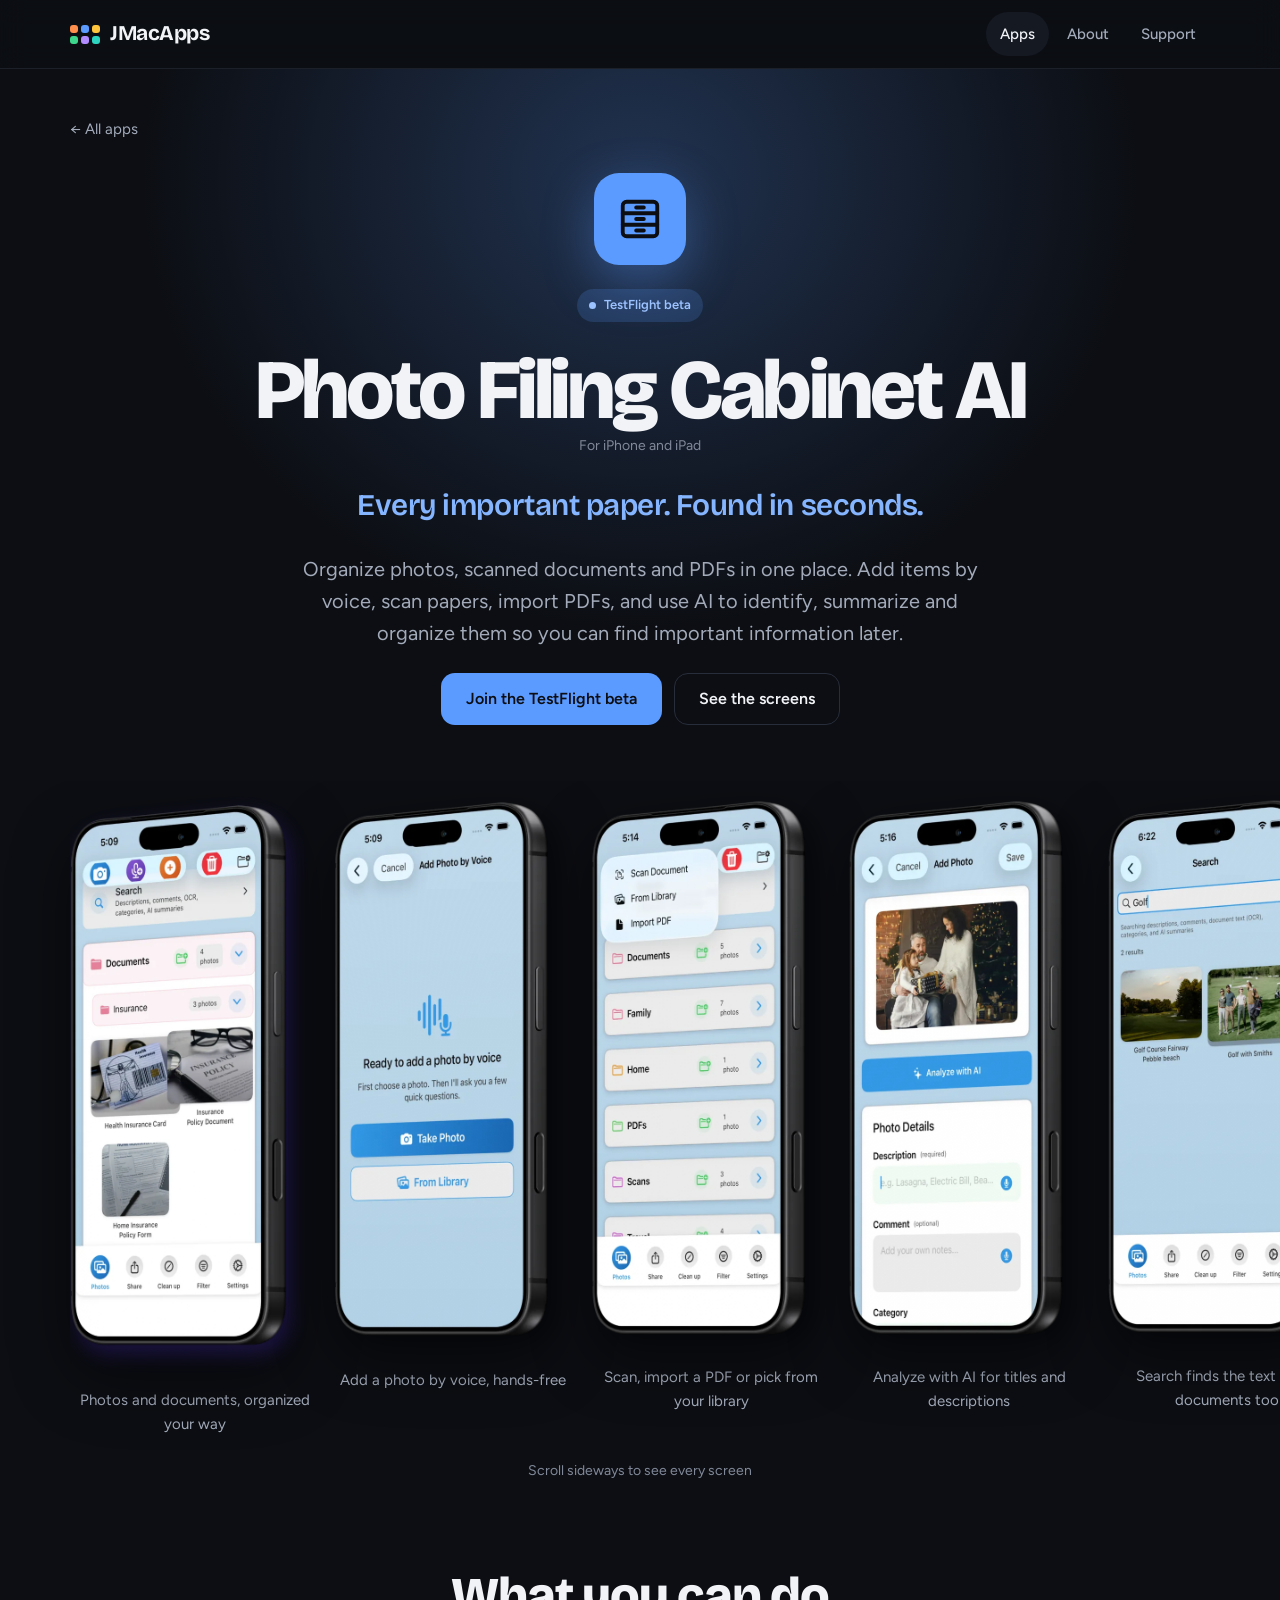
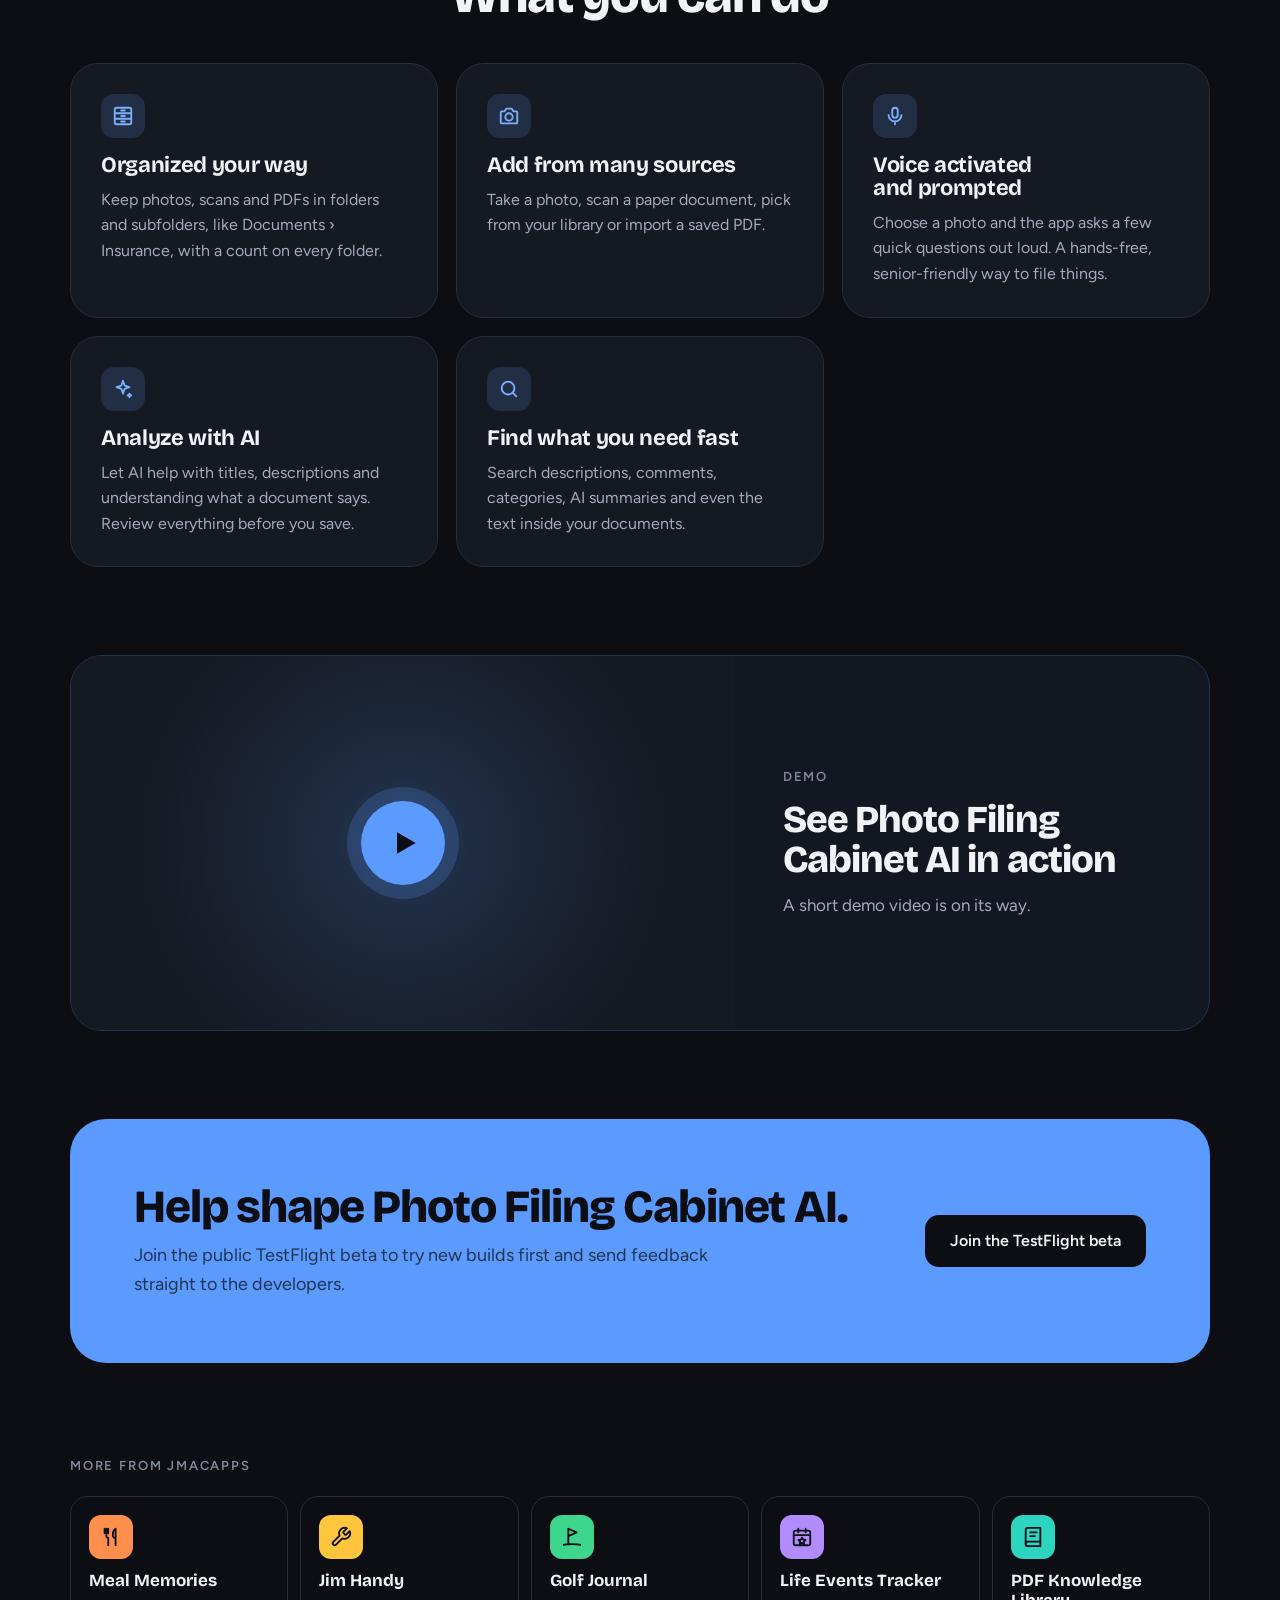
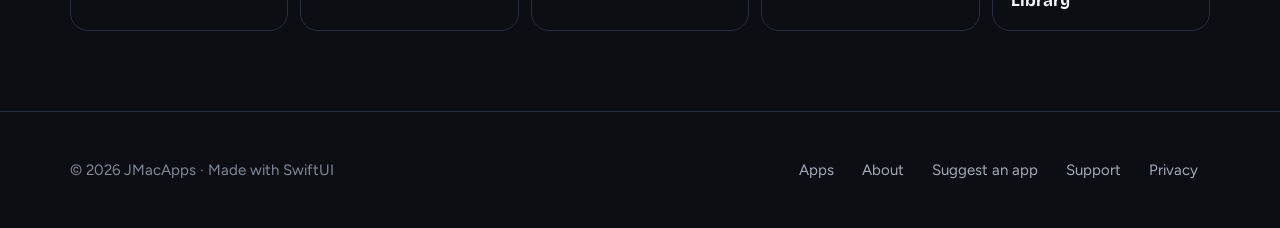
<file: apps/photo-filing-cabinet-ai.html>
<!doctype html>
<html lang="en">
<head>
<meta charset="utf-8">
<meta name="viewport" content="width=device-width, initial-scale=1, viewport-fit=cover">
<title>Photo Filing Cabinet AI · JMacApps</title>
<meta name="claude:viewport-fit-sides" content="cover">
<meta name="description" content="Scan it, say what it is, and let AI title, summarize and file it. Find any receipt, warranty or document fast.">
<meta property="og:title" content="Photo Filing Cabinet AI · JMacApps">
<meta property="og:description" content="Scan it, say what it is, and let AI title, summarize and file it. Find any receipt, warranty or document fast.">
<meta property="og:type" content="website">
<meta name="theme-color" content="#0C0E13">
<link rel="preconnect" href="https://fonts.googleapis.com"><link rel="preconnect" href="https://fonts.gstatic.com" crossorigin><link rel="stylesheet" href="https://fonts.googleapis.com/css2?family=Bricolage+Grotesque:opsz,wght@12..96,600;12..96,700;12..96,800&family=Figtree:wght@400;500;600&display=swap">
<link rel="stylesheet" href="../css/style.css">
</head>
<body>
<header class="nav"><div class="wrap">
<a class="logo" href="../index.html"><span class="logo-mark" aria-hidden="true"><span style="background: var(--c-meals)"></span><span style="background: var(--c-filing)"></span><span style="background: var(--c-handy)"></span><span style="background: var(--c-golf)"></span><span style="background: var(--c-life)"></span><span style="background: var(--c-pdf)"></span></span>JMacApps</a>
<nav class="nav-links" aria-label="Main"><a href="../index.html#apps" aria-current="page">Apps</a><a href="../about.html">About</a><a href="../support.html">Support</a></nav>
</div></header>
<main style="--app: var(--c-filing)">
<section class="app-hero"><div class="wrap">
<a class="crumb" href="../index.html#apps">← All apps</a>
<div class="icon-tile lg"><svg viewBox="0 0 24 24" fill="none" stroke-width="2" stroke-linecap="round" stroke-linejoin="round" aria-hidden="true"><rect x="3" y="3" width="18" height="18" rx="2"/><path d="M3 9h18M3 15h18M10 6h4M10 12h4M10 18h4"/></svg></div>
<span class="badge badge-beta">TestFlight beta</span>
<div><h1>Photo Filing Cabinet AI</h1><p class="meta">For iPhone and iPad</p></div>
<p class="tag">Every important paper. Found in seconds.</p>
<p class="lede">Organize photos, scanned documents and PDFs in one place. Add items by voice, scan papers, import PDFs, and use AI to identify, summarize and organize them so you can find important information later.</p>
<div class="btns"><a class="btn btn-solid" href="https://testflight.apple.com/join/8TESbRTW">Join the TestFlight beta</a><a class="btn btn-ghost" href="#shots">See the screens</a></div>

</div></section>

<section id="shots" aria-label="Screenshots">
<div class="shots"><figure class="shot" style="margin:0"><img src="../img/photo-filing-cabinet-ai/folders.webp" alt="Photo Filing Cabinet AI: Photos and documents, organized your way" width="560" height="1328" loading="lazy"><figcaption>Photos and documents, organized your way</figcaption></figure><figure class="shot" style="margin:0"><img src="../img/photo-filing-cabinet-ai/voice.webp" alt="Photo Filing Cabinet AI: Add a photo by voice, hands-free" width="560" height="1284" loading="lazy"><figcaption>Add a photo by voice, hands-free</figcaption></figure><figure class="shot" style="margin:0"><img src="../img/photo-filing-cabinet-ai/sources.webp" alt="Photo Filing Cabinet AI: Scan, import a PDF or pick from your library" width="560" height="1277" loading="lazy"><figcaption>Scan, import a PDF or pick from your library</figcaption></figure><figure class="shot" style="margin:0"><img src="../img/photo-filing-cabinet-ai/analyze-ai.webp" alt="Photo Filing Cabinet AI: Analyze with AI for titles and descriptions" width="560" height="1278" loading="lazy"><figcaption>Analyze with AI for titles and descriptions</figcaption></figure><figure class="shot" style="margin:0"><img src="../img/photo-filing-cabinet-ai/search.webp" alt="Photo Filing Cabinet AI: Search finds the text inside documents too" width="560" height="1274" loading="lazy"><figcaption>Search finds the text inside documents too</figcaption></figure></div>
<p class="shots-hint">Scroll sideways to see every screen</p>
</section>

<section class="wrap section">
<h2 class="center-h">What you can do</h2>
<div class="features"><div class="feature"><div class="fi"><svg viewBox="0 0 24 24" fill="none" stroke-width="2" stroke-linecap="round" stroke-linejoin="round" aria-hidden="true"><rect x="3" y="3" width="18" height="18" rx="2"/><path d="M3 9h18M3 15h18M10 6h4M10 12h4M10 18h4"/></svg></div><h3>Organized your way</h3><p>Keep photos, scans and PDFs in folders and subfolders, like Documents › Insurance, with a count on every folder.</p></div><div class="feature"><div class="fi"><svg viewBox="0 0 24 24" fill="none" stroke-width="2" stroke-linecap="round" stroke-linejoin="round" aria-hidden="true"><path d="M4 7h3l2-3h6l2 3h3a1 1 0 0 1 1 1v11a1 1 0 0 1-1 1H4a1 1 0 0 1-1-1V8a1 1 0 0 1 1-1z"/><circle cx="12" cy="13" r="4"/></svg></div><h3>Add from many sources</h3><p>Take a photo, scan a paper document, pick from your library or import a saved PDF.</p></div><div class="feature"><div class="fi"><svg viewBox="0 0 24 24" fill="none" stroke-width="2" stroke-linecap="round" stroke-linejoin="round" aria-hidden="true"><rect x="9" y="3" width="6" height="11" rx="3"/><path d="M5 11a7 7 0 0 0 14 0M12 18v3"/></svg></div><h3>Voice activated and prompted</h3><p>Choose a photo and the app asks a few quick questions out loud. A hands-free, senior-friendly way to file things.</p></div><div class="feature"><div class="fi"><svg viewBox="0 0 24 24" fill="none" stroke-width="2" stroke-linecap="round" stroke-linejoin="round" aria-hidden="true"><path d="M12 3l1.8 5.2L19 10l-5.2 1.8L12 17l-1.8-5.2L5 10l5.2-1.8z"/><path d="M19 17l.6 1.4L21 19l-1.4.6L19 21l-.6-1.4L17 19l1.4-.6z"/></svg></div><h3>Analyze with AI</h3><p>Let AI help with titles, descriptions and understanding what a document says. Review everything before you save.</p></div><div class="feature"><div class="fi"><svg viewBox="0 0 24 24" fill="none" stroke-width="2" stroke-linecap="round" stroke-linejoin="round" aria-hidden="true"><circle cx="11" cy="11" r="7"/><path d="M20 20l-3.5-3.5"/></svg></div><h3>Find what you need fast</h3><p>Search descriptions, comments, categories, AI summaries and even the text inside your documents.</p></div></div>
</section>

<section id="demo" class="wrap"><div class="video"><div class="video-thumb"><span class="play"><svg viewBox="0 0 24 24" aria-hidden="true"><path d="M6 4l14 8-14 8z"/></svg></span></div>
<div class="video-copy"><span class="eyebrow">Demo</span><h2>See Photo Filing Cabinet AI in action</h2><p class="muted">A short demo video is on its way.</p></div></div></section>

<section class="wrap section">
<div class="get"><div><h2>Help shape Photo Filing Cabinet AI.</h2><p>Join the public TestFlight beta to try new builds first and send feedback straight to the developers.</p></div><a class="btn" href="https://testflight.apple.com/join/8TESbRTW">Join the TestFlight beta</a></div>
</section>

<section class="wrap" style="padding-bottom:40px">
<span class="eyebrow">More from JMacApps</span>
<div class="others" style="margin-top:18px"><a class="other" href="meal-memories.html" style="--app: var(--c-meals)"><div class="icon-tile"><svg viewBox="0 0 24 24" fill="none" stroke-width="2" stroke-linecap="round" stroke-linejoin="round" aria-hidden="true"><path d="M7 3v8a2 2 0 0 0 2 2v8M5 3v5M9 3v5"/><path d="M17 21V3c-2 1-3 4-3 7s1 3 3 3"/></svg></div><b>Meal Memories</b></a><a class="other" href="jim-handy.html" style="--app: var(--c-handy)"><div class="icon-tile"><svg viewBox="0 0 24 24" fill="none" stroke-width="2" stroke-linecap="round" stroke-linejoin="round" aria-hidden="true"><path d="M14.7 6.3a1 1 0 0 0 0 1.4l1.6 1.6a1 1 0 0 0 1.4 0l3.77-3.77a6 6 0 0 1-7.94 7.94l-6.91 6.91a2.12 2.12 0 0 1-3-3l6.91-6.91a6 6 0 0 1 7.94-7.94l-3.76 3.76z"/></svg></div><b>Jim Handy</b></a><a class="other" href="golf-journal.html" style="--app: var(--c-golf)"><div class="icon-tile"><svg viewBox="0 0 24 24" fill="none" stroke-width="2" stroke-linecap="round" stroke-linejoin="round" aria-hidden="true"><path d="M8 20V3l9 4-9 4"/><path d="M3 20.5c2.5-1 15.5-1 18 0"/></svg></div><b>Golf Journal</b></a><a class="other" href="life-events-tracker.html" style="--app: var(--c-life)"><div class="icon-tile"><svg viewBox="0 0 24 24" fill="none" stroke-width="2" stroke-linecap="round" stroke-linejoin="round" aria-hidden="true"><rect x="3" y="5" width="18" height="16" rx="2"/><path d="M3 10h18M8 3v4M16 3v4"/><path d="M12 12.5l1.2 2.4 2.6.4-1.9 1.8.5 2.6-2.4-1.3-2.4 1.3.5-2.6-1.9-1.8 2.6-.4z"/></svg></div><b>Life Events Tracker</b></a><a class="other" href="pdf-knowledge-library.html" style="--app: var(--c-pdf)"><div class="icon-tile"><svg viewBox="0 0 24 24" fill="none" stroke-width="2" stroke-linecap="round" stroke-linejoin="round" aria-hidden="true"><path d="M4 19.5A2.5 2.5 0 0 1 6.5 17H20"/><path d="M6.5 2H20v20H6.5A2.5 2.5 0 0 1 4 19.5v-15A2.5 2.5 0 0 1 6.5 2z"/><path d="M9 7h7M9 11h5"/></svg></div><b>PDF Knowledge Library</b></a></div>
</section>
</main>
<footer class="footer"><div class="wrap">
<span>© 2026 JMacApps · Made with SwiftUI</span>
<nav aria-label="Footer"><a href="../index.html#apps">Apps</a><a href="../about.html">About</a><a href="../suggest.html">Suggest an app</a><a href="../support.html">Support</a><a href="../privacy.html">Privacy</a></nav>
</div></footer>
</body>
</html>
</file>
<file: css/style.css>
/* JMacApps — layout: one dark stage; each app owns a signature color that tints its card, page and badges. */
:root {
  color-scheme: dark;
  --bg: #0C0E13;
  --surface: #151922;
  --surface-2: #1C212C;
  --line: #272D3A;
  --fg: #F1F3F7;
  --muted: #A3ABBA;
  --faint: #818999;
  --brand: #FFC53D;
  --app: var(--brand);

  --c-filing: #5B9BFF;
  --c-life: #B28CFF;
  --c-golf: #3DD68C;
  --c-meals: #FF8F4D;
  --c-handy: #FFC53D;
  --c-pdf: #2DD4BF;

  --display: "Bricolage Grotesque", "Avenir Next", system-ui, sans-serif;
  --body: "Figtree", "Helvetica Neue", system-ui, sans-serif;

  --max: 1180px;
  --r-lg: 28px;
  --r-md: 18px;
}

*, *::before, *::after { box-sizing: border-box; }
html { scroll-behavior: smooth; }
@media (prefers-reduced-motion: reduce) { html { scroll-behavior: auto; } * { transition: none !important; animation: none !important; } }

body {
  margin: 0;
  background: var(--bg);
  color: var(--fg);
  font: 400 17px/1.6 var(--body);
  -webkit-font-smoothing: antialiased;
}
img { max-width: 100%; height: auto; display: block; }
a { color: inherit; text-decoration: none; }
a:focus-visible, button:focus-visible { outline: 2px solid var(--app); outline-offset: 3px; border-radius: 8px; }
h1, h2, h3 { font-family: var(--display); line-height: 1.05; letter-spacing: -0.025em; margin: 0; text-wrap: balance; }
p { margin: 0; }

.wrap {
  max-width: var(--max);
  margin: 0 auto;
  padding-left: max(20px, env(safe-area-inset-left, 0px));
  padding-right: max(20px, env(safe-area-inset-right, 0px));
}
.section { padding-block: 88px; }
.eyebrow { font-size: 13px; font-weight: 600; letter-spacing: .14em; text-transform: uppercase; color: var(--faint); }
.lede { font-size: 20px; color: var(--muted); max-width: 34em; }
.muted { color: var(--muted); }

/* ---------- nav ---------- */
body::before { content: ""; position: fixed; inset: 0 0 auto; height: env(safe-area-inset-top, 0px); z-index: 10; background: var(--bg); }
.nav { position: sticky; top: env(safe-area-inset-top, 0px); z-index: 9; background: color-mix(in oklab, var(--bg) 86%, transparent); backdrop-filter: blur(14px); -webkit-backdrop-filter: blur(14px); border-bottom: 1px solid color-mix(in oklab, var(--line) 60%, transparent); }
.nav .wrap { display: flex; align-items: center; justify-content: space-between; gap: 12px; min-height: 68px; flex-wrap: wrap; }
.logo { display: flex; align-items: center; gap: 10px; font-family: var(--display); font-weight: 700; font-size: 21px; letter-spacing: -0.02em; }
.logo-mark { display: grid; grid-template-columns: repeat(3, 8px); gap: 3px; }
.logo-mark span { width: 8px; height: 8px; border-radius: 3px; }
.nav-links { display: flex; align-items: center; gap: 4px; flex-wrap: wrap; }
.nav-links a { padding: 10px 14px; border-radius: 999px; color: var(--muted); font-size: 15px; font-weight: 500; }
.nav-links a:hover, .nav-links a[aria-current="page"] { color: var(--fg); background: var(--surface); }

/* ---------- buttons & badges ---------- */
.btns { display: flex; flex-wrap: wrap; gap: 12px; }
.btn { display: inline-flex; align-items: center; gap: 10px; min-height: 52px; padding: 0 24px; border-radius: 14px; font-weight: 600; font-size: 16px; border: 1px solid transparent; transition: transform .15s ease, background .15s ease; }
.btn:hover { transform: translateY(-1px); }
.btn-solid { background: var(--app); color: #0C0E13; }
.btn-ghost { border-color: var(--line); color: var(--fg); }
.btn-ghost:hover { background: var(--surface); }
.btn svg { width: 20px; height: 20px; flex: none; }
.btn-off { background: var(--surface); color: var(--muted); border-color: var(--line); cursor: default; }
.btn-off:hover { transform: none; }

.badge { display: inline-flex; align-items: center; gap: 8px; padding: 6px 12px; border-radius: 999px; font-size: 13px; font-weight: 600; white-space: nowrap; }
.badge::before { content: ""; width: 7px; height: 7px; border-radius: 99px; background: currentColor; }
.badge-live { background: color-mix(in oklab, #3DD68C 16%, transparent); color: #74E5AC; }
.badge-beta { background: color-mix(in oklab, #5B9BFF 18%, transparent); color: #9CC2FF; }
.badge-soon { background: var(--surface-2); color: var(--muted); }

.icon-tile { width: 60px; height: 60px; border-radius: 17px; background: var(--app); display: grid; place-items: center; flex: none; }
.icon-tile svg { width: 30px; height: 30px; stroke: #0C0E13; }
.icon-tile.lg { width: 92px; height: 92px; border-radius: 25px; box-shadow: 0 18px 50px color-mix(in oklab, var(--app) 35%, transparent); }
.icon-tile.lg svg { width: 46px; height: 46px; }

/* ---------- home hero ---------- */
.hero { padding-block: 56px 72px; display: grid; grid-template-columns: minmax(0, 1.05fr) minmax(0, 1fr); gap: 40px; align-items: center; }
.hero-copy { display: flex; flex-direction: column; gap: 26px; }
.hero h1 { font-size: clamp(46px, 6.4vw, 84px); font-weight: 800; letter-spacing: -0.04em; line-height: .98; }
.hero h1 .dim { color: var(--faint); }
.dots { display: flex; gap: 8px; align-items: center; color: var(--muted); font-size: 15px; flex-wrap: wrap; }
.dots i { width: 10px; height: 10px; border-radius: 4px; display: inline-block; }
.hero-art { position: relative; height: 600px; }
.hero-art img { position: absolute; width: 46%; filter: drop-shadow(0 30px 40px rgba(0,0,0,.55)); }
.hero-art .a { left: 0; top: 70px; opacity: .9; }
.hero-art .b { left: 27%; top: 0; z-index: 2; width: 50%; }
.hero-art .c { right: 0; top: 90px; opacity: .9; }
.hero-glow { position: absolute; inset: 10% 5%; border-radius: 50%; background: radial-gradient(closest-side, color-mix(in oklab, var(--brand) 22%, transparent), transparent); filter: blur(20px); }
.hero-caption { position: absolute; bottom: 0; left: 50%; transform: translateX(-50%); z-index: 3; white-space: nowrap; font-size: 13px; color: var(--faint); }

/* ---------- app grid ---------- */
.head-row { display: flex; flex-wrap: wrap; justify-content: space-between; align-items: flex-end; gap: 20px; margin-bottom: 40px; }
.head-row h2 { font-size: clamp(36px, 4.4vw, 56px); font-weight: 800; }
.head-row p { max-width: 380px; color: var(--muted); }
.app-grid { display: grid; grid-template-columns: repeat(3, minmax(0, 1fr)); gap: 18px; }
.app-card { position: relative; display: flex; flex-direction: column; gap: 18px; padding: 28px; border-radius: var(--r-lg); background: color-mix(in oklab, var(--app) 9%, var(--bg)); border: 1px solid color-mix(in oklab, var(--app) 24%, var(--bg)); transition: transform .2s ease, border-color .2s ease; min-width: 0; }
.app-card:hover { transform: translateY(-3px); border-color: color-mix(in oklab, var(--app) 55%, var(--bg)); }
.app-card .top { display: flex; justify-content: space-between; align-items: flex-start; gap: 12px; }
.app-card h3 { font-size: 26px; font-weight: 700; }
.app-card .was { font-size: 13px; color: var(--faint); margin-top: 4px; }
.app-card p { color: color-mix(in oklab, var(--app) 18%, var(--muted)); font-size: 16px; line-height: 1.55; }
.app-card .more { margin-top: auto; font-weight: 600; color: color-mix(in oklab, var(--app) 70%, white); }

/* ---------- voice band ---------- */
.band { border-radius: 36px; background: var(--surface); border: 1px solid var(--line); padding: clamp(28px, 5vw, 64px); display: grid; grid-template-columns: minmax(0, 1fr) minmax(0, 1.2fr); gap: 48px; align-items: center; }
.band h2 { font-size: clamp(34px, 4vw, 52px); font-weight: 800; margin-block: 14px 18px; }
.steps { list-style: none; margin: 0; padding: 0; display: grid; gap: 14px; }
.steps li { display: grid; grid-template-columns: 52px minmax(0, 1fr); gap: 16px; align-items: start; padding: 20px; border-radius: var(--r-md); background: var(--surface-2); }
.steps .n { width: 52px; height: 52px; border-radius: 15px; display: grid; place-items: center; font-family: var(--display); font-weight: 800; font-size: 22px; background: var(--bg); color: var(--brand); }
.steps b { display: block; font-size: 18px; margin-bottom: 2px; }
.steps span { color: var(--muted); font-size: 16px; }

/* ---------- maker ---------- */
.maker { display: grid; grid-template-columns: minmax(0, 360px) minmax(0, 1fr); gap: 56px; align-items: center; }
.photo-slot { aspect-ratio: 4 / 5; max-width: 100%; border-radius: var(--r-lg); border: 1.5px dashed var(--line); background: var(--surface); display: grid; place-items: center; text-align: center; color: var(--faint); padding: 24px; font-size: 15px; }
.maker h2 { font-size: clamp(34px, 4vw, 52px); font-weight: 800; margin-block: 14px 20px; }
.maker p + p { margin-top: 14px; }
.link-u { font-weight: 600; border-bottom: 2px solid var(--brand); padding-bottom: 3px; display: inline-block; margin-top: 22px; }

/* ---------- beta CTA ---------- */
.cta { border-radius: 36px; padding: clamp(32px, 5vw, 64px); background: var(--brand); color: #1B1405; display: flex; flex-wrap: wrap; gap: 28px; align-items: center; justify-content: space-between; }
.cta h2 { font-size: clamp(30px, 3.6vw, 46px); font-weight: 800; }
.cta p { color: #3B2D0B; font-size: 18px; margin-top: 10px; max-width: 32em; }
.cta .btn { background: #0C0E13; color: var(--fg); }

/* ---------- footer ---------- */
.footer { border-top: 1px solid var(--line); margin-top: 40px; }
.footer .wrap { display: flex; flex-wrap: wrap; justify-content: space-between; align-items: center; gap: 16px; padding-block: 36px; color: var(--faint); font-size: 15px; }
.footer nav { display: flex; flex-wrap: wrap; gap: 4px; }
.footer nav a { padding: 10px 12px; color: var(--muted); }
.footer nav a:hover { color: var(--fg); }

/* ---------- app page ---------- */
.app-hero { position: relative; overflow: hidden; }
.app-hero::before { content: ""; position: absolute; left: 50%; top: -340px; width: 1000px; height: 900px; transform: translateX(-50%); background: radial-gradient(closest-side, color-mix(in oklab, var(--app) 26%, transparent), transparent); pointer-events: none; }
.app-hero .wrap { position: relative; display: flex; flex-direction: column; align-items: center; text-align: center; gap: 24px; padding-block: 40px 56px; }
.crumb { align-self: flex-start; color: var(--muted); font-size: 15px; padding: 8px 0; }
.crumb:hover { color: var(--fg); }
.app-hero h1 { font-size: clamp(44px, 6.6vw, 88px); font-weight: 800; letter-spacing: -0.04em; }
.app-hero .tag { font-family: var(--display); font-size: clamp(22px, 2.6vw, 30px); font-weight: 600; color: color-mix(in oklab, var(--app) 75%, white); letter-spacing: -0.015em; }
.app-hero .lede { margin-inline: auto; }
.app-hero .btns { justify-content: center; }
.app-hero .meta { font-size: 14px; color: var(--faint); }

.shots { display: flex; gap: 8px; overflow-x: auto; scroll-snap-type: x mandatory; padding: 8px max(20px, calc((100vw - var(--max)) / 2 + 20px)) 24px; scrollbar-width: thin; }
.shot { flex: 0 0 auto; width: 250px; scroll-snap-align: center; display: flex; flex-direction: column; gap: 6px; }
.shot img { width: 100%; filter: drop-shadow(0 22px 28px rgba(0,0,0,.5)); }
.shot figcaption { text-align: center; color: var(--muted); font-size: 15px; padding-inline: 8px; }
.shot-ph { aspect-ratio: 9 / 19.5; max-width: 100%; margin: 20px 18px; border-radius: 34px; border: 6px solid var(--surface-2); background: var(--surface); display: grid; place-items: center; color: var(--faint); font-size: 14px; text-align: center; padding: 16px; }
.shots.mac { gap: 28px; padding-top: 24px; }
.shots.mac .shot { width: min(760px, 86vw); gap: 14px; }
.shots.mac .shot img { border-radius: 14px; border: 1px solid var(--line); filter: drop-shadow(0 24px 40px rgba(0,0,0,.55)); }
.shots-hint { text-align: center; color: var(--faint); font-size: 14px; }

.features { display: grid; grid-template-columns: repeat(auto-fit, minmax(min(100%, 300px), 1fr)); gap: 18px; }
.feature { padding: 30px; border-radius: var(--r-lg); background: var(--surface); border: 1px solid var(--line); display: flex; flex-direction: column; gap: 10px; min-width: 0; }
.feature .fi { width: 44px; height: 44px; border-radius: 13px; display: grid; place-items: center; background: color-mix(in oklab, var(--app) 18%, var(--surface)); margin-bottom: 6px; }
.feature .fi svg { width: 22px; height: 22px; stroke: color-mix(in oklab, var(--app) 80%, white); }
.feature h3 { font-size: 22px; font-weight: 700; letter-spacing: -0.015em; }
.feature p { color: var(--muted); font-size: 16px; }
.center-h { text-align: center; font-size: clamp(32px, 4vw, 50px); font-weight: 800; margin-bottom: 40px; }

.video { display: grid; grid-template-columns: minmax(0, 1.4fr) minmax(0, 1fr); gap: 0; border-radius: 32px; overflow: hidden; border: 1px solid color-mix(in oklab, var(--app) 30%, var(--bg)); background: color-mix(in oklab, var(--app) 8%, var(--bg)); }
.video-thumb { aspect-ratio: 16 / 9; max-width: 100%; display: grid; place-items: center; background: radial-gradient(circle at 50% 50%, color-mix(in oklab, var(--app) 30%, var(--bg)), var(--surface) 70%); }
.play { width: 84px; height: 84px; border-radius: 99px; background: var(--app); display: grid; place-items: center; box-shadow: 0 0 0 14px color-mix(in oklab, var(--app) 20%, transparent); transition: transform .2s ease; }
.video:hover .play { transform: scale(1.06); }
.play svg { width: 32px; height: 32px; fill: #0C0E13; margin-left: 5px; }
.video-copy { padding: clamp(24px, 4vw, 48px); display: flex; flex-direction: column; gap: 12px; justify-content: center; }
.video-copy h2 { font-size: clamp(28px, 3vw, 38px); font-weight: 800; }

.get { border-radius: 36px; padding: clamp(32px, 5vw, 64px); background: var(--app); color: #0C0E13; display: flex; flex-wrap: wrap; gap: 28px; align-items: center; justify-content: space-between; }
.get h2 { font-size: clamp(30px, 3.6vw, 46px); font-weight: 800; }
.get p { margin-top: 10px; font-size: 18px; max-width: 32em; color: color-mix(in oklab, var(--app) 30%, #0C0E13); }
.get .btn { background: #0C0E13; color: var(--fg); }
.get .btn-off { background: color-mix(in oklab, #0C0E13 14%, var(--app)); color: #0C0E13; border-color: transparent; }

.others { display: grid; grid-template-columns: repeat(5, minmax(0, 1fr)); gap: 12px; }
.other { display: flex; flex-direction: column; gap: 12px; padding: 18px; border-radius: var(--r-md); border: 1px solid var(--line); min-width: 0; transition: border-color .15s ease, background .15s ease; }
.other:hover { border-color: color-mix(in oklab, var(--app) 50%, var(--bg)); background: color-mix(in oklab, var(--app) 6%, var(--bg)); }
.other .icon-tile { width: 44px; height: 44px; border-radius: 12px; }
.other .icon-tile svg { width: 22px; height: 22px; }
.other b { font-family: var(--display); font-size: 17px; line-height: 1.2; }

/* ---------- text pages ---------- */
.page-head { padding-block: 56px 24px; }
.page-head h1 { font-size: clamp(42px, 5.6vw, 72px); font-weight: 800; letter-spacing: -0.04em; margin-top: 14px; }
.prose { max-width: 720px; padding-bottom: 72px; }
.prose h2 { font-size: 28px; font-weight: 700; margin: 44px 0 14px; letter-spacing: -0.02em; }
.prose p, .prose li { color: #C9CFDA; }
.prose p + p { margin-top: 14px; }
.prose ul { padding-left: 22px; display: grid; gap: 8px; margin: 14px 0; }
.prose a { color: var(--brand); border-bottom: 1px solid color-mix(in oklab, var(--brand) 40%, transparent); }
.fill { background: color-mix(in oklab, var(--brand) 18%, transparent); color: #FFD978; padding: 1px 6px; border-radius: 6px; font-weight: 600; }
.note { padding: 18px 20px; border-radius: var(--r-md); background: var(--surface); border: 1px solid var(--line); color: var(--muted); font-size: 15px; margin-bottom: 8px; }
details { border-bottom: 1px solid var(--line); padding-block: 18px; }
details summary { cursor: pointer; font-weight: 600; font-size: 18px; list-style: none; display: flex; justify-content: space-between; gap: 16px; }
details summary::after { content: "+"; color: var(--brand); font-size: 22px; line-height: 1; }
details[open] summary::after { content: "–"; }
details p { margin-top: 10px; }
.contact-card { margin-top: 18px; padding: 24px; border-radius: var(--r-lg); background: var(--surface); border: 1px solid var(--line); display: flex; flex-direction: column; gap: 6px; }
.contact-card .addr { font-family: var(--display); font-size: 24px; font-weight: 700; user-select: all; }

/* ---------- responsive ---------- */
@media (max-width: 980px) {
  .hero { grid-template-columns: minmax(0, 1fr); }
  .hero-art { height: 480px; max-width: 520px; width: 100%; margin-inline: auto; }
  .app-grid { grid-template-columns: repeat(2, minmax(0, 1fr)); }
  .band, .maker, .video { grid-template-columns: minmax(0, 1fr); }
  .maker .photo-slot { max-width: 320px; }
  .others { grid-template-columns: repeat(3, minmax(0, 1fr)); }
}
@media (max-width: 640px) {
  body { font-size: 16px; }
  .section { padding-block: 60px; }
  .hero-art { height: 380px; }
  .app-grid { grid-template-columns: minmax(0, 1fr); }
  .others { grid-template-columns: repeat(2, minmax(0, 1fr)); }
  .shot { width: 210px; }
  .lede { font-size: 18px; }
  .nav-links { gap: 0; }
  .nav-links a { padding: 10px 8px; font-size: 14px; }
  .logo { font-size: 19px; gap: 8px; }
}

/* ---------- suggestions ---------- */
.idea { display: grid; grid-template-columns: minmax(0, 1.1fr) minmax(0, 1fr); gap: 48px; align-items: center; padding: clamp(28px, 5vw, 64px); border-radius: 36px; border: 1.5px dashed var(--line); }
.idea-copy { display: flex; flex-direction: column; gap: 16px; align-items: flex-start; }
.idea h2 { font-size: clamp(34px, 4vw, 52px); font-weight: 800; }
.idea-notes { list-style: none; margin: 0; padding: 0; display: grid; gap: 14px; }
.idea-notes li { padding: 18px 22px; border-radius: 18px; background: color-mix(in oklab, var(--app) 10%, var(--surface)); color: color-mix(in oklab, var(--app) 35%, var(--fg)); font-family: var(--display); font-size: 19px; font-weight: 600; letter-spacing: -0.01em; }
.idea-notes li:nth-child(1) { transform: rotate(-1.5deg); }
.idea-notes li:nth-child(2) { transform: rotate(1deg) translateX(18px); }
.idea-notes li:nth-child(3) { transform: rotate(-.5deg); }

.suggest { display: grid; grid-template-columns: minmax(0, 1fr) minmax(0, 1.15fr); gap: 56px; align-items: start; padding-bottom: 72px; }
.suggest-intro { padding-bottom: 0; }
.form { display: flex; flex-direction: column; gap: 22px; padding: clamp(24px, 4vw, 40px); border-radius: var(--r-lg); background: var(--surface); border: 1px solid var(--line); }
.field { display: flex; flex-direction: column; gap: 8px; border: 0; margin: 0; padding: 0; min-width: 0; }
.field label, .field legend { font-weight: 600; font-size: 16px; padding: 0; }
.opt { font-weight: 400; color: var(--faint); font-size: 14px; margin-left: 6px; }
.hint { font-size: 14px; color: var(--faint); }
.err { font-size: 14px; color: #FF9B9B; }
.form input[type="text"], .form input[type="email"], .form select, .form textarea {
  width: 100%; font: inherit; font-size: 16px; color: var(--fg); background: var(--bg); border: 1px solid var(--line); border-radius: 12px; padding: 13px 14px; }
.form textarea { resize: vertical; min-height: 140px; line-height: 1.5; }
.form input:focus-visible, .form select:focus-visible, .form textarea:focus-visible { outline: 2px solid var(--brand); outline-offset: 1px; border-color: transparent; }
.form ::placeholder { color: #6E7686; }
.chips { display: flex; flex-wrap: wrap; gap: 10px; margin-top: 4px; }
.chip { position: relative; cursor: pointer; }
.chip input { position: absolute; opacity: 0; inset: 0; margin: 0; cursor: pointer; }
.chip span { display: inline-flex; align-items: center; min-height: 44px; padding: 0 18px; border-radius: 999px; border: 1px solid var(--line); background: var(--bg); color: var(--muted); font-weight: 500; }
.chip input:checked + span { background: color-mix(in oklab, var(--brand) 18%, var(--bg)); border-color: var(--brand); color: var(--fg); }
.chip input:focus-visible + span { outline: 2px solid var(--brand); outline-offset: 2px; }
.form .btn { align-self: flex-start; border: 0; cursor: pointer; font-family: inherit; }
.form .btn:disabled { opacity: .6; cursor: default; }
.form-msg { padding: 14px 16px; border-radius: 12px; font-size: 15px; }
.form-msg.ok { background: color-mix(in oklab, #3DD68C 14%, var(--surface)); color: #8CEBBE; }
.form-msg.bad { background: color-mix(in oklab, var(--brand) 12%, var(--surface)); color: #FFD978; }
.hp { position: absolute; left: -9999px; width: 1px; height: 1px; }

@media (max-width: 980px) {
  .idea, .suggest { grid-template-columns: minmax(0, 1fr); }
  .idea-notes li:nth-child(2) { transform: rotate(1deg); }
}
.idea-side { display: flex; flex-direction: column; gap: 14px; }

/* ---------- team ---------- */
.maker { grid-template-columns: minmax(0, 440px) minmax(0, 1fr); }
.team-photos { display: grid; grid-template-columns: repeat(2, minmax(0, 1fr)); gap: 16px; }
.team-photos figure { margin: 0; display: flex; flex-direction: column; gap: 10px; }
.team-photos .photo-slot { font-size: 14px; }
.team-photos figcaption { display: flex; flex-direction: column; gap: 2px; font-size: 15px; }
.team-photos figcaption span, .role { color: var(--faint); font-size: 14px; }
.team-photos figure:nth-child(2) { margin-top: 36px; }
.people { display: grid; gap: 20px; margin-top: 8px; }
.person { display: grid; grid-template-columns: 140px minmax(0, 1fr); gap: 22px; align-items: start; padding: 20px; border-radius: var(--r-lg); background: var(--surface); border: 1px solid var(--line); }
.person .photo-slot { font-size: 13px; padding: 12px; }
.person h3 { font-size: 24px; font-weight: 700; }
.person .role { margin: 4px 0 10px; }
@media (max-width: 980px) { .maker .team-photos { max-width: 440px; } }
@media (max-width: 640px) { .person { grid-template-columns: minmax(0, 1fr); } .person .photo-slot { max-width: 180px; } }
.team-photo { width: 100%; max-width: 100%; aspect-ratio: 4 / 5; object-fit: cover; object-position: 50% 30%; border-radius: var(--r-lg); background: var(--surface); }
.person .team-photo { border-radius: 16px; }
@media (max-width: 640px) { .person .team-photo { max-width: 180px; } }

/* ---------- demo video ---------- */
.demo { display: grid; grid-template-columns: minmax(0, 340px) minmax(0, 1fr); gap: clamp(28px, 6vw, 80px); align-items: center; padding: clamp(24px, 5vw, 56px); border-radius: 36px; background: color-mix(in oklab, var(--app) 8%, var(--bg)); border: 1px solid color-mix(in oklab, var(--app) 26%, var(--bg)); }
.demo-frame { filter: drop-shadow(0 30px 50px rgba(0,0,0,.55)); }
.demo-video { display: block; width: 100%; max-width: 100%; height: auto; aspect-ratio: 694 / 1440; border-radius: 15% / 7.2%; background: #000; }
.demo-copy { display: flex; flex-direction: column; gap: 16px; }
.demo-copy h2 { font-size: clamp(30px, 3.6vw, 46px); font-weight: 800; }
@media (max-width: 760px) {
  .demo { grid-template-columns: minmax(0, 1fr); }
  .demo-frame { max-width: 300px; margin-inline: auto; }
}
.person p + p { margin-top: 12px; }
.contact-card .addr { overflow-wrap: anywhere; }
</file>
